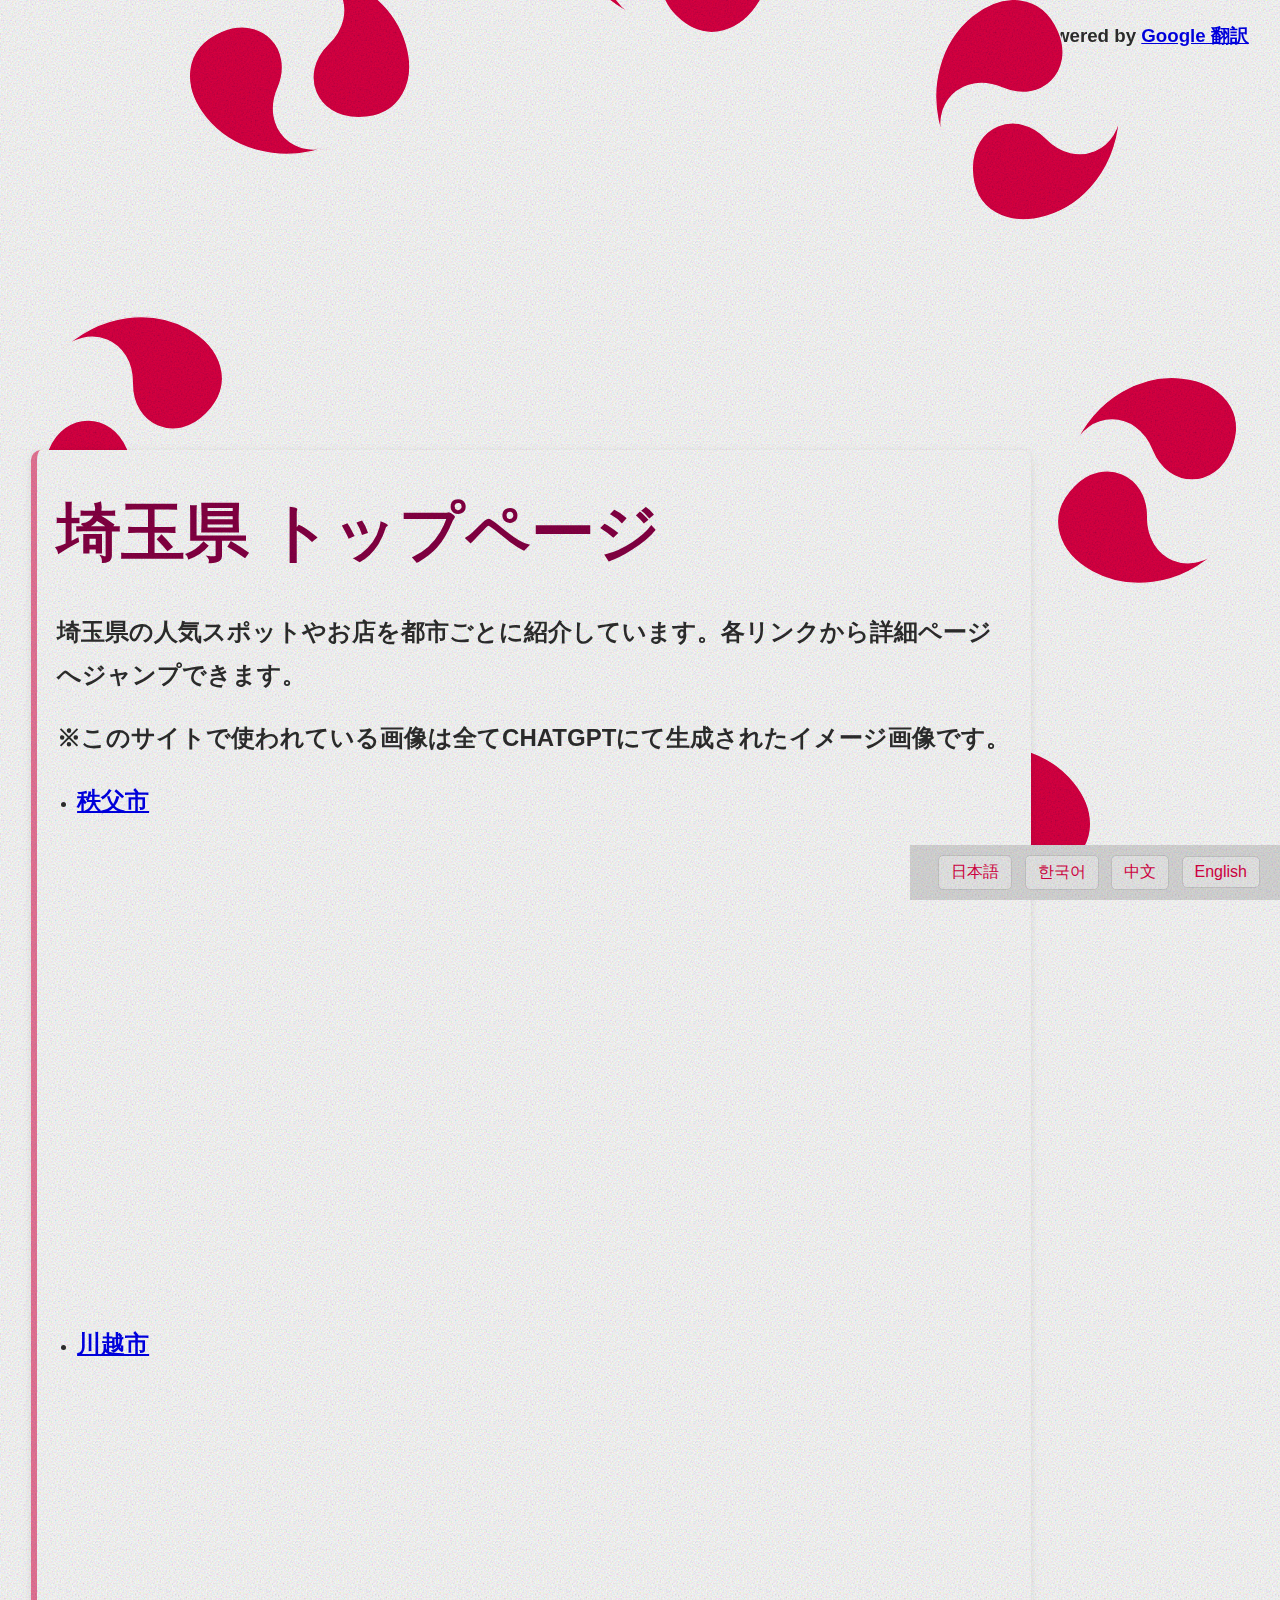
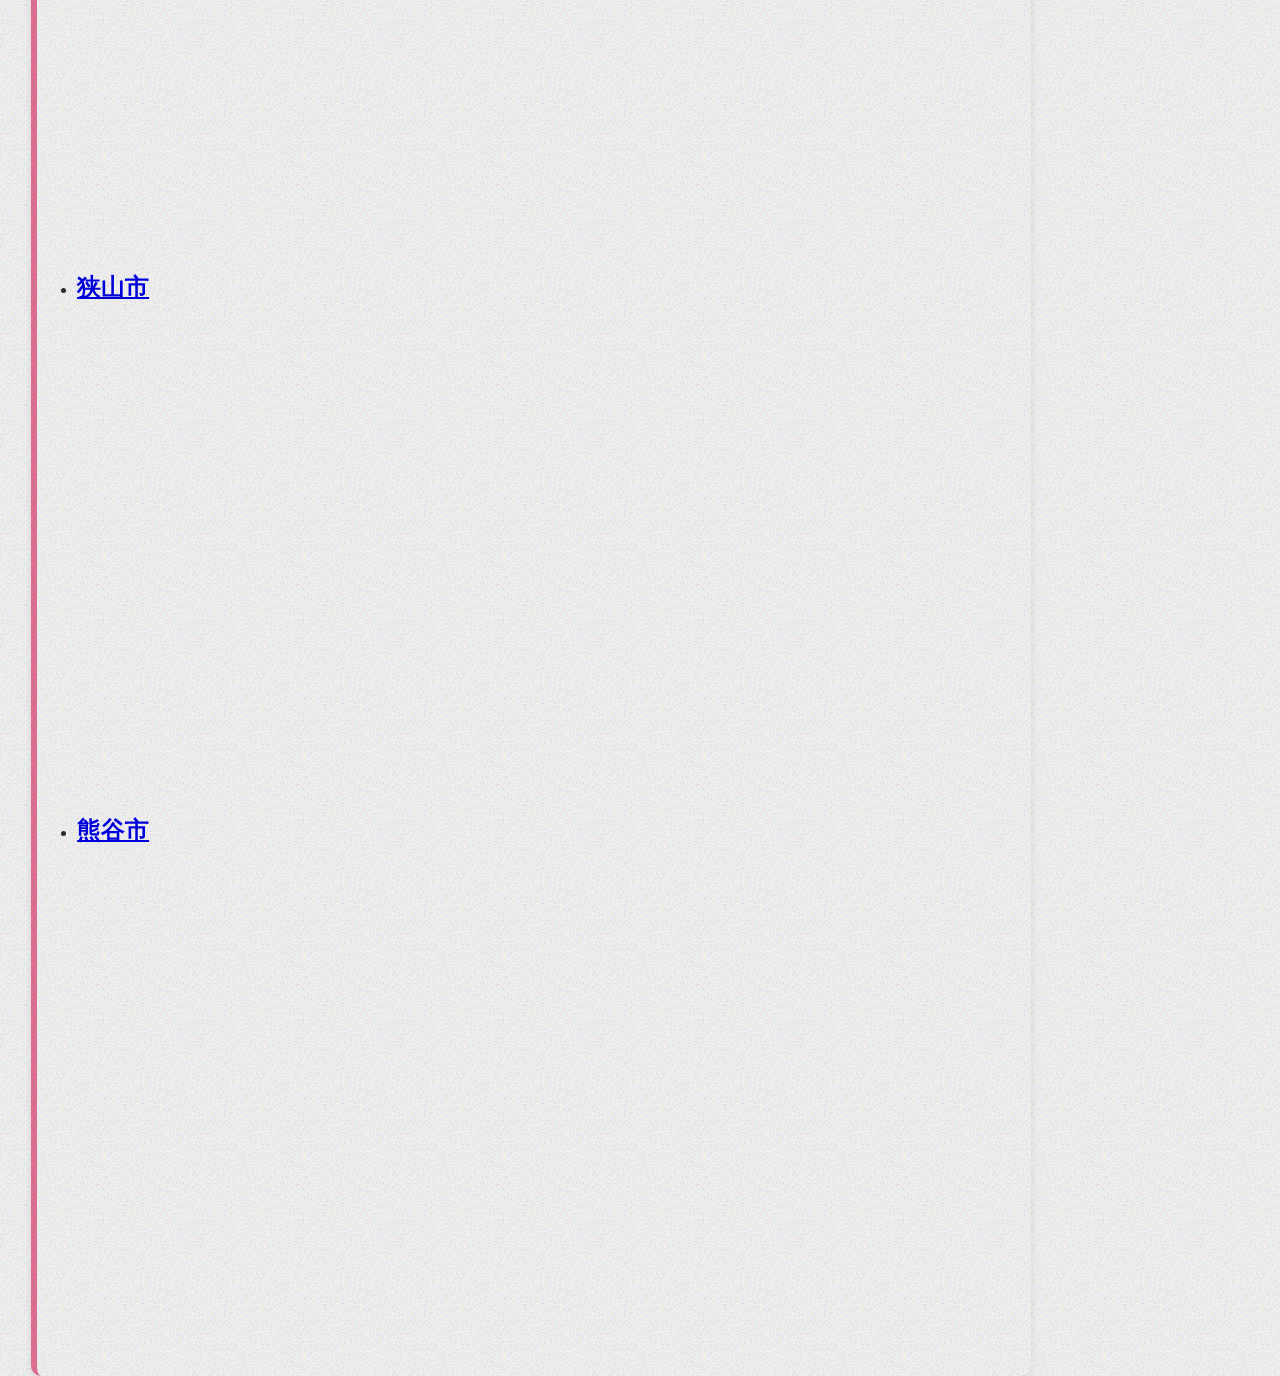
<file: index.html>
<!DOCTYPE html>
<html lang="ja">
<head>
  <meta charset="UTF-8">
  <title>埼玉県紹介ページ</title>
  <link rel="stylesheet" href="style.css">
</head>
<body>
  <div class="lang-buttons">
    <button onclick="translateTo('ja')">日本語</button>
    <button onclick="translateTo('ko')">한국어</button>
    <button onclick="translateTo('zh-CN')">中文</button>
    <button onclick="translateTo('en')">English</button>
</div>

  <main>
    <section id="top" class="spot">
      <div class="spot-title">
        <h1>埼玉県 トップページ</h1>
      </div>
      <h2>埼玉県の人気スポットやお店を都市ごとに紹介しています。各リンクから詳細ページへジャンプできます。</h2>
      <h2>※このサイトで使われている画像は全てCHATGPTにて生成されたイメージ画像です。</h2>

<ul class="spot-list">
  <li>
    <a href="秩父市/chichibu_copy.html"><h2>秩父市</h2></a>
    <iframe
      src="https://www.google.com/maps/embed?pb=!1m18!1m12!1m3!1d3239.392593702607!2d139.08560741526186!3d35.991508980119084!2m3!1f0!2f0!3f0!3m2!1i1024!2i768!4f13.1!3m3!1m2!1s0x6018e1c63f6b2a43%3A0x1d44a50b9f80709d!2z5pel5pys5biC!5e0!3m2!1sja!2sjp!4v1693562880000!5m2!1sja!2sjp"
      width="600" height="450" style="border:0;" allowfullscreen="" loading="lazy">
    </iframe>
  </li>

  <li>
    <a href="川越市/toppage/川越市.html"><h2>川越市</h2></a>
    <iframe
      src="https://www.google.com/maps/embed?pb=!1m18!1m12!1m3!1d3241.512409427009!2d139.4823812152601!3d35.92500338013774!2m3!1f0!2f0!3f0!3m2!1i1024!2i768!4f13.1!3m3!1m2!1s0x6018dcd7d3c1c3b5%3A0x2e4d44e940b8c3d3!2z5bed5Y-j5biC!5e0!3m2!1sja!2sjp!4v1693562900000!5m2!1sja!2sjp"
      width="600" height="450" style="border:0;" allowfullscreen="" loading="lazy">
    </iframe>
  </li>

  <li>
    <a href="GUAN WENYUE/峡山茶.html"><h2>狭山市</h2></a>
    <iframe
      src="https://www.google.com/maps/embed?pb=!1m18!1m12!1m3!1d3241.1503091230644!2d139.41370881526052!3d35.93487658013534!2m3!1f0!2f0!3f0!3m2!1i1024!2i768!4f13.1!3m3!1m2!1s0x6018d40e8a4768ad%3A0x7c70b8575b7cfc1c!2z5bO25bGx5biC!5e0!3m2!1sja!2sjp!4v1693562920000!5m2!1sja!2sjp"
      width="600" height="450" style="border:0;" allowfullscreen="" loading="lazy">
    </iframe>
  </li>

  <li>
    <a href="熊谷/kumagaya.html"><h2>熊谷市</h2></a>
    <iframe
      src="https://www.google.com/maps/embed?pb=!1m18!1m12!1m3!1d3236.123618258317!2d139.38875161526462!3d36.14728368009665!2m3!1f0!2f0!3f0!3m2!1i1024!2i768!4f13.1!3m3!1m2!1s0x6018db1ee9b7122d%3A0x9d4020f994a1a4d5!2z6bOl5bmz5biC!5e0!3m2!1sja!2sjp!4v1693562940000!5m2!1sja!2sjp"
      width="600" height="450" style="border:0;" allowfullscreen="" loading="lazy">
    </iframe>
  </li>
</ul>

    </section>
  </main>

  <svg id="mgtm-svg" viewBox="0 0 200 100">
    <defs>
      <path id="mgtm-path" d="M 12.5 0
            c 5 -12.5 -17.5 -17.5 -25 0
            c 2.5 -6.25 10 -6.25 12.5 0
            c 2.5 6.25 10 6.25 12.5 0 Z" fill="#d04" stroke="white" stroke-width="0.2px" />
    </defs>
    <g id="mgtm-rotator">
      <g id="mgtm-group" transform="translate(100,50)"></g>
    </g>
  </svg>

  <script>
    const rotator = document.getElementById('mgtm-rotator');
    const o = document.getElementById('mgtm-group');
    const radius = 80;

    for (let i = 0; i < 16; i++) {
      let pair = (i % 2 === 1);
      const angle = i * 360 / 16 - pair * 15;
      const rad = angle * (Math.PI / 180);
      const x = radius * Math.cos(rad);
      const y = radius * Math.sin(rad);
      let transform = `translate(${x}, ${y}) rotate(${angle + pair * 15}) rotate(${pair * 180})`;

      const use = document.createElementNS('http://www.w3.org/2000/svg', 'use');
      use.setAttributeNS('http://www.w3.org/1999/xlink', 'href', '#mgtm-path');
      use.setAttribute('transform', transform);
      o.appendChild(use);
    }

    let lastScrollY = window.scrollY;
    let rotation = 0;
    window.addEventListener('scroll', () => {
      const delta = window.scrollY - lastScrollY;
      rotation -= delta * 0.05;
      rotator.style.transform = `rotate(${rotation}deg)`;
      lastScrollY = window.scrollY;
    });
  </script>

  <div id="google_translate_element" style="display: none;"></div>

  <script type="text/javascript">
    function googleTranslateElementInit() {
      new google.translate.TranslateElement({
        pageLanguage: 'ja',
        includedLanguages: 'ja,ko,zh-CN,en'
      }, 'google_translate_element');
    }
    function translateTo(lang) {
      const select = document.querySelector("select.goog-te-combo");
      if (select) {
        select.value = lang;
        select.dispatchEvent(new Event("change"));
      }
    }
  </script>
  <script src="//translate.google.com/translate_a/element.js?cb=googleTranslateElementInit"></script>
  <footer>
  <h3>Powered by <a href="https://translate.google.com/" target="_blank">Google 翻訳</a></h3>
</footer>
</body>
</html>
</file>
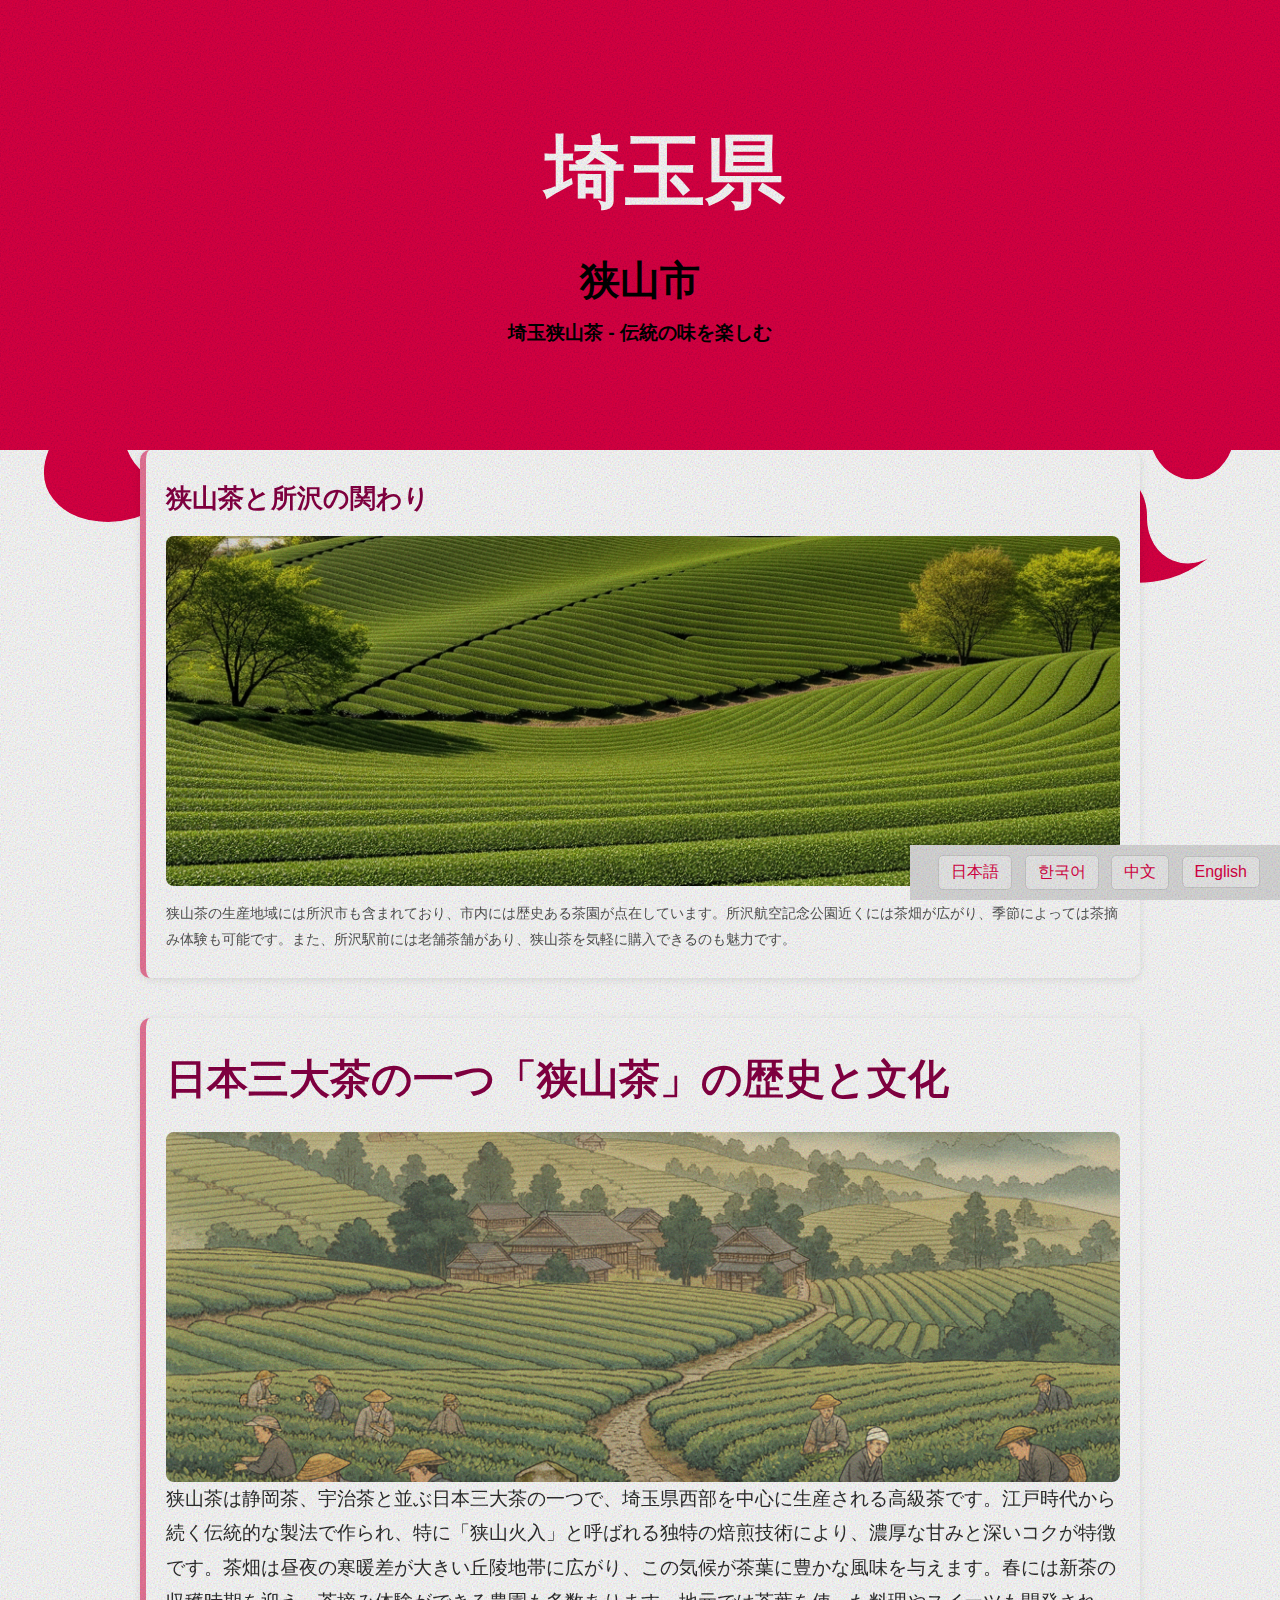
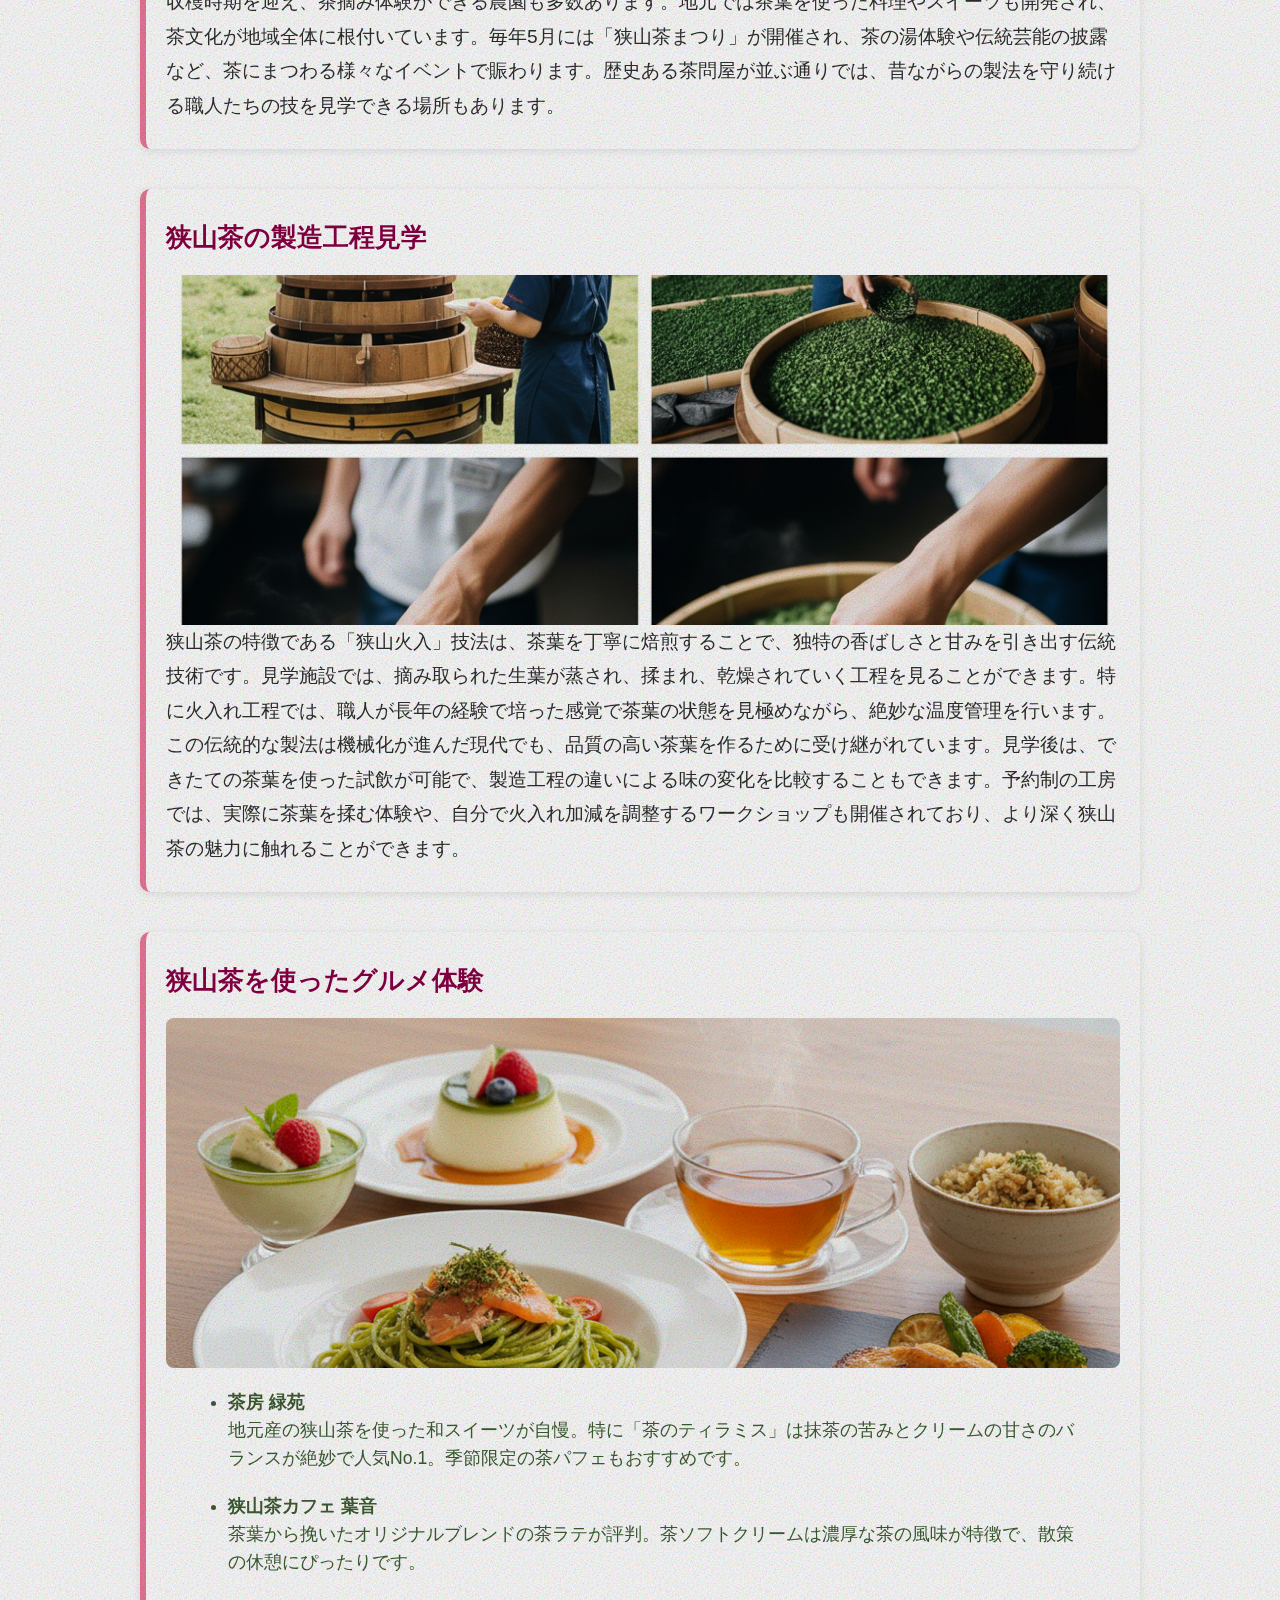
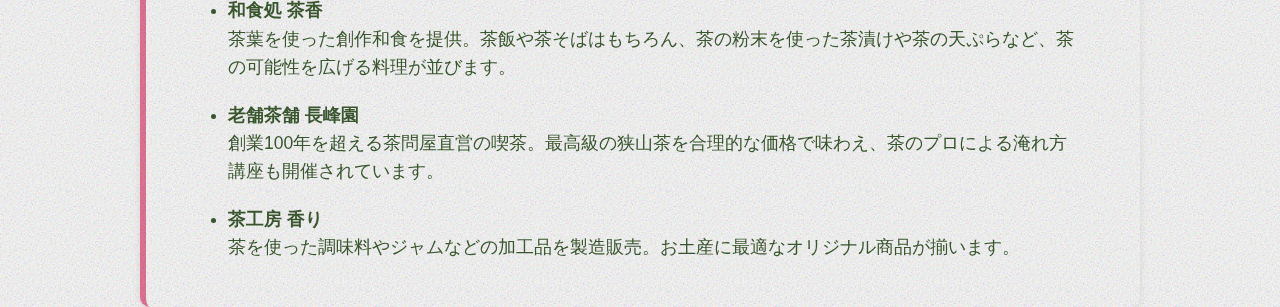
<file: GUAN WENYUE/峡山茶.html>
<!DOCTYPE html>
<html lang="ja">
<head>
  <meta charset="UTF-8" />
  <title>埼玉狭山茶 - 伝統の味を楽しむ</title>
  <link rel="stylesheet" href="style.css" />
</head>

<body>
  <!-- ヘッダーセクション -->
  <nav id="navbar">
    <div class="logo">埼玉県</div>
    <div class="title">
      <h1>狭山市</h1>
      <p>埼玉狭山茶 - 伝統の味を楽しむ</p>
    </div>
  </nav>

  <!-- 言語選択ボタン -->
  <div class="lang-buttons">
    <button onclick="translateTo('ja')" class="notranslate">日本語</button>
    <button onclick="translateTo('ko')" class="notranslate">한국어</button>
    <button onclick="translateTo('zh-CN')" class="notranslate">中文</button>
    <button onclick="translateTo('en')" class="notranslate">English</button>
  </div>

  <!-- メインコンテンツ -->
  <main>
    <!-- スポット1: 狭山茶と所沢の関わり -->
    <section class="spot">
      <div class="spot-title">狭山茶と所沢の関わり</div>
      <!-- 茶畑の画像 - 統一サイズ: 幅800px, 高さ450px -->
      <img class="spot-image" src="所沢の茶畑.png" alt="所沢の茶畑" width="800" height="450" style="max-width:100%;height:auto;display:block;margin:0 auto;" />
      <p style="font-size: 0.9em; margin-top: 15px; color: #555;">
        狭山茶の生産地域には所沢市も含まれており、市内には歴史ある茶園が点在しています。所沢航空記念公園近くには茶畑が広がり、季節によっては茶摘み体験も可能です。また、所沢駅前には老舗茶舗があり、狭山茶を気軽に購入できるのも魅力です。
      </p>
    </section>

    <!-- スポット2: 日本三大茶の一つ「狭山茶」の歴史と文化 -->
    <section class="spot">
      <div class="spot-title"><h2>日本三大茶の一つ「狭山茶」の歴史と文化</h2></div>
      <!-- 峡山茶発源地の画像 - 統一サイズ: 幅800px, 高さ450px -->
      <img class="spot-image" src="峡山茶发源地.png" alt="峡山茶发源地" width="800" height="450" style="max-width:100%;height:auto;display:block;margin:0 auto;" />
      <p>
        狭山茶は静岡茶、宇治茶と並ぶ日本三大茶の一つで、埼玉県西部を中心に生産される高級茶です。江戸時代から続く伝統的な製法で作られ、特に「狭山火入」と呼ばれる独特の焙煎技術により、濃厚な甘みと深いコクが特徴です。茶畑は昼夜の寒暖差が大きい丘陵地帯に広がり、この気候が茶葉に豊かな風味を与えます。春には新茶の収穫時期を迎え、茶摘み体験ができる農園も多数あります。地元では茶葉を使った料理やスイーツも開発され、茶文化が地域全体に根付いています。毎年5月には「狭山茶まつり」が開催され、茶の湯体験や伝統芸能の披露など、茶にまつわる様々なイベントで賑わります。歴史ある茶問屋が並ぶ通りでは、昔ながらの製法を守り続ける職人たちの技を見学できる場所もあります。
      </p>
    </section>

    <!-- スポット3: 狭山茶の製造工程見学 -->
    <section class="spot">
      <div class="spot-title">狭山茶の製造工程見学</div>
      <!-- 製造工程の画像 - 統一サイズ: 幅800px, 高さ450px -->
      <img class="spot-image" src="狭山茶の製造工程.png" alt="狭山茶の製造工程" width="800" height="450" style="max-width:100%;height:auto;display:block;margin:0 auto;" />
      <p>
        狭山茶の特徴である「狭山火入」技法は、茶葉を丁寧に焙煎することで、独特の香ばしさと甘みを引き出す伝統技術です。見学施設では、摘み取られた生葉が蒸され、揉まれ、乾燥されていく工程を見ることができます。特に火入れ工程では、職人が長年の経験で培った感覚で茶葉の状態を見極めながら、絶妙な温度管理を行います。この伝統的な製法は機械化が進んだ現代でも、品質の高い茶葉を作るために受け継がれています。見学後は、できたての茶葉を使った試飲が可能で、製造工程の違いによる味の変化を比較することもできます。予約制の工房では、実際に茶葉を揉む体験や、自分で火入れ加減を調整するワークショップも開催されており、より深く狭山茶の魅力に触れることができます。
      </p>
    </section>

    <!-- スポット5: 狭山茶を使ったグルメ体験 -->
    <section class="spot">
      <div class="spot-title">狭山茶を使ったグルメ体験</div>
      <!-- 茶料理の画像 - 統一サイズ: 幅800px, 高さ450px -->
      <img class="spot-image" src="茶料理の数々.png" alt="茶料理の数々" width="800" height="450" style="max-width:100%;height:auto;display:block;margin:0 auto;" />
      <!-- グルメスポットのリスト -->
      <ul style="text-align: left; max-width: 850px; margin: 20px auto; font-size: 1.1em; color: #3e5d32; line-height: 1.6;">
        <li><strong>茶房 緑苑</strong><br>
          地元産の狭山茶を使った和スイーツが自慢。特に「茶のティラミス」は抹茶の苦みとクリームの甘さのバランスが絶妙で人気No.1。季節限定の茶パフェもおすすめです。
        </li>
        <li><strong>狭山茶カフェ 葉音</strong><br>
          茶葉から挽いたオリジナルブレンドの茶ラテが評判。茶ソフトクリームは濃厚な茶の風味が特徴で、散策の休憩にぴったりです。
        </li>
        <li><strong>和食処 茶香</strong><br>
          茶葉を使った創作和食を提供。茶飯や茶そばはもちろん、茶の粉末を使った茶漬けや茶の天ぷらなど、茶の可能性を広げる料理が並びます。
        </li>
        <li><strong>老舗茶舗 長峰園</strong><br>
          創業100年を超える茶問屋直営の喫茶。最高級の狭山茶を合理的な価格で味わえ、茶のプロによる淹れ方講座も開催されています。
        </li>
        <li><strong>茶工房 香り</strong><br>
          茶を使った調味料やジャムなどの加工品を製造販売。お土産に最適なオリジナル商品が揃います。
        </li>
      </ul>
    </section>
  </main>

  <!-- サイドバーナビゲーション -->

  <!-- Google翻訳要素 (非表示) -->
  <div id="google_translate_element" style="display:none;"></div>

  <!-- 翻訳機能のスクリプト -->
  <script>
    // Google翻訳の初期化関数
    function googleTranslateElementInit() {
      new google.translate.TranslateElement(
        {
          pageLanguage: "ja", // ページのデフォルト言語: 日本語
          includedLanguages: "ja,ko,zh-CN,en", // 対応言語: 日本語、韓国語、中国語、英語
        },
        "google_translate_element" // 翻訳要素のID
      );
    }

    // 言語選択ボタン用の翻訳関数
    function translateTo(lang) {
      const select = document.querySelector("select.goog-te-combo");
      if (select) {
        select.value = lang; // 選択された言語に設定
        select.dispatchEvent(new Event("change")); // 変更イベントを発火
      }
    }
  </script>

  <!-- Google翻訳APIのスクリプト -->
  <script src="//translate.google.com/translate_a/element.js?cb=googleTranslateElementInit"></script>

  <svg id="mgtm-svg" viewBox="0 0 200 100">
    <defs>
      <path id="mgtm-path" d="M 12.5 0
            c 5 -12.5 -17.5 -17.5 -25 0
            c 2.5 -6.25 10 -6.25 12.5 0
            c 2.5 6.25 10 6.25 12.5 0 Z" fill="#d04" stroke="white" stroke-width="0.2px" />
    </defs>
    <g id="mgtm-rotator">
      <g id="mgtm-group" transform="translate(100,50)"></g>
    </g>
  </svg>

  <script>
    const scrollSnap = 10;
    window.addEventListener('scroll', () => {
      const navbar = document.getElementById('navbar');
      if (window.scrollY > scrollSnap - 1) {
        navbar.classList.add('shrink');
      } else {
        navbar.classList.remove('shrink');
      }
    });
    //--------------------------------------------------------------------------------

    const rotator = document.getElementById('mgtm-rotator');
    const o = document.getElementById('mgtm-group');

    const radius = 80;
    for (let i = 0; i < 16; i++) {
      let pair = (i % 2 === 1);
      const angle = i * 360 / 16 - pair * 15;
      const rad = angle * (Math.PI / 180);
      const x = radius * Math.cos(rad);
      const y = radius * Math.sin(rad);
      let transform = `translate(${x}, ${y}) rotate(${angle + pair * 15}) rotate(${pair * 180})`;

      const use = document.createElementNS('http://www.w3.org/2000/svg', 'use');
      use.setAttributeNS('http://www.w3.org/1999/xlink', 'href', '#mgtm-path');
      use.setAttribute('transform', transform);
      o.appendChild(use);
    }

    let lastScrollY = window.scrollY;
    let rotation = 0;

    window.addEventListener('scroll', () => {
      const delta = window.scrollY - lastScrollY;
      rotation -= delta * 0.05;
      rotator.style.transform = `rotate(${rotation}deg)`;
      lastScrollY = window.scrollY;
    });
  </script>
  <div id="google_translate_element" style="display: none;"></div>

</body>
</html>
</file>
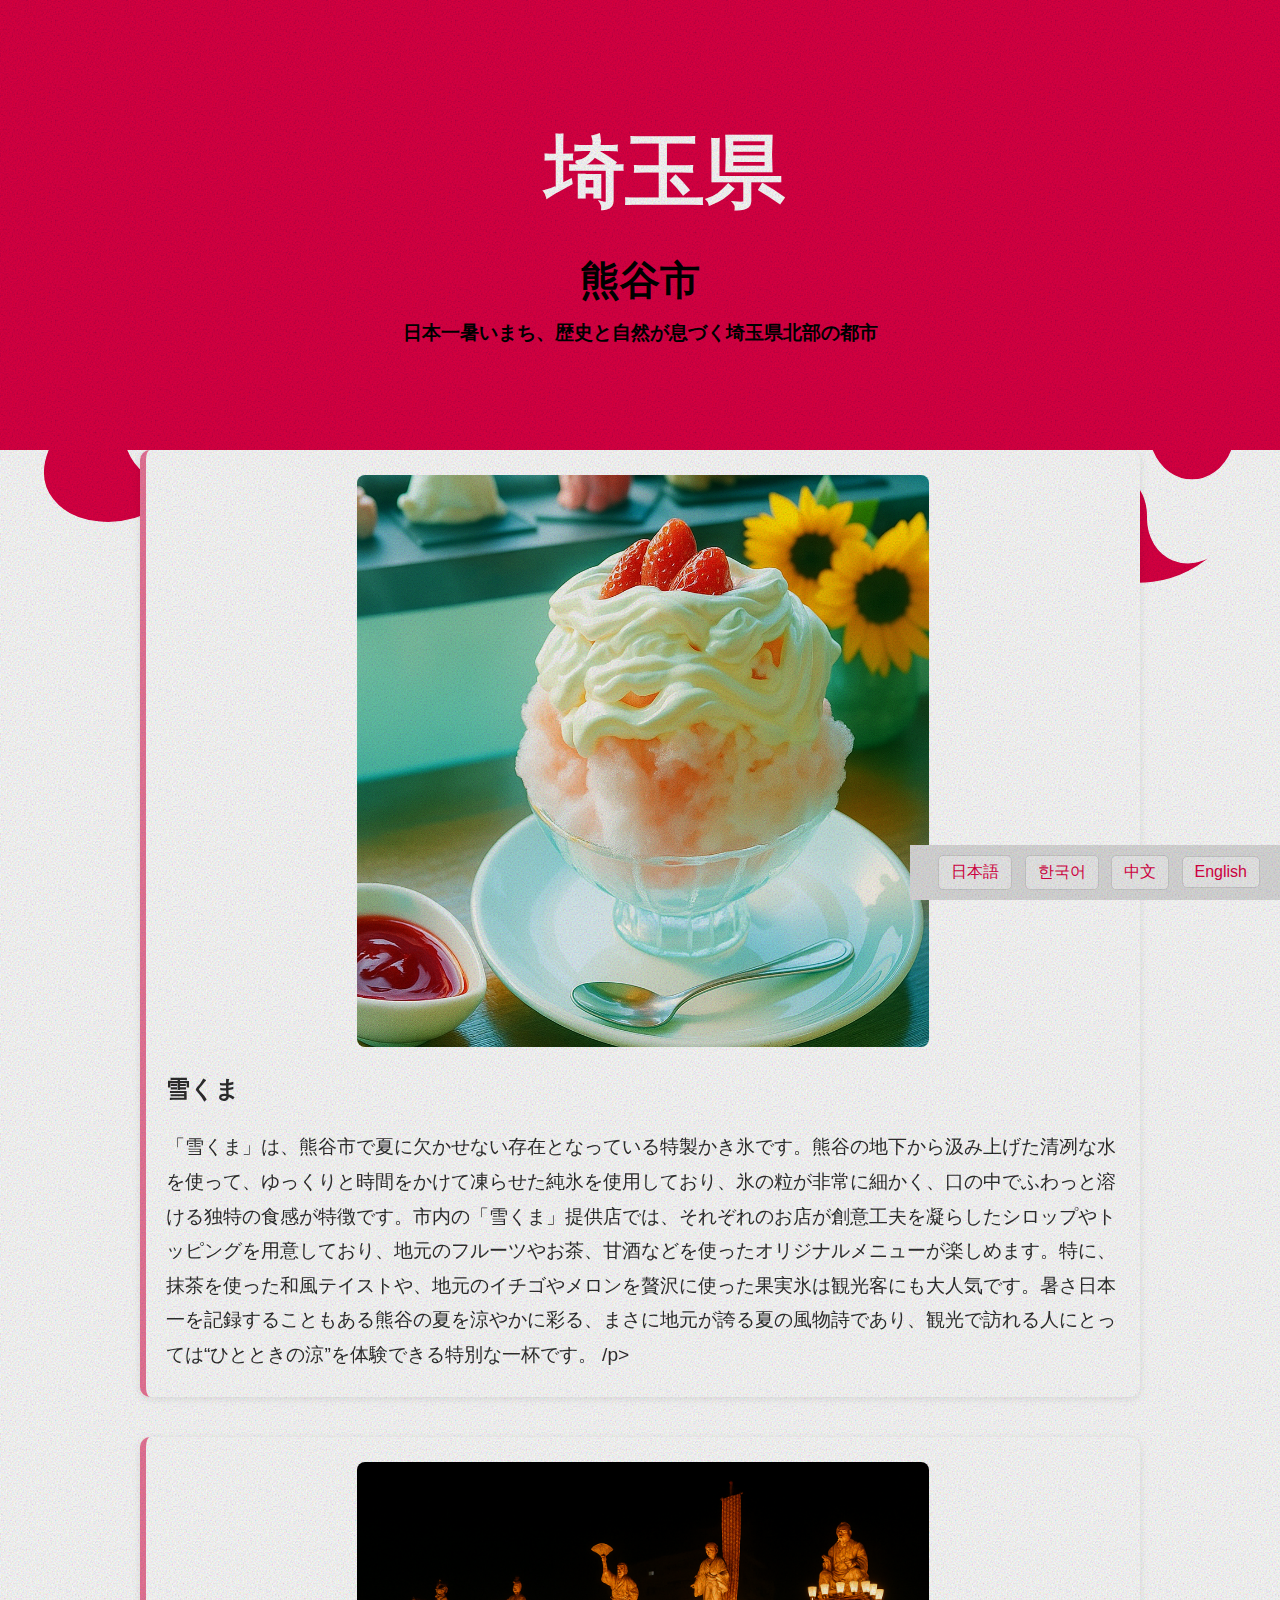
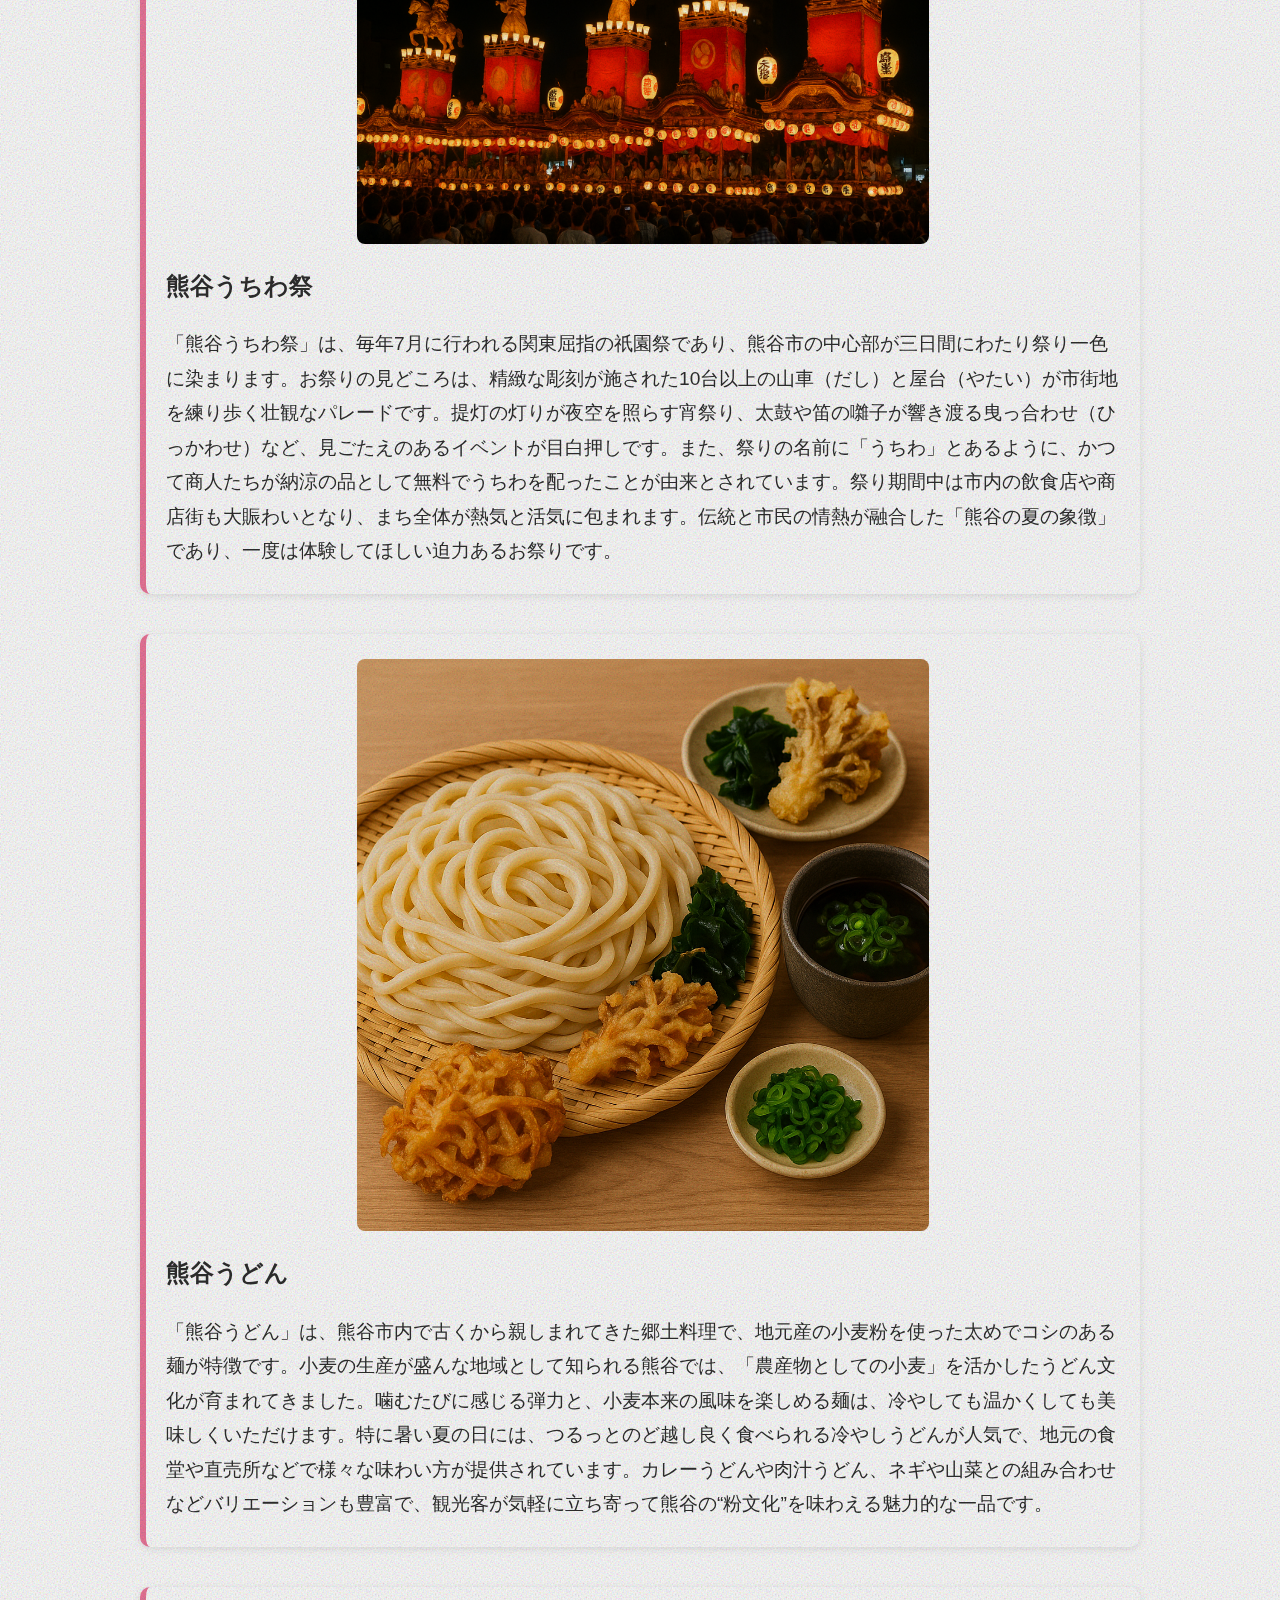
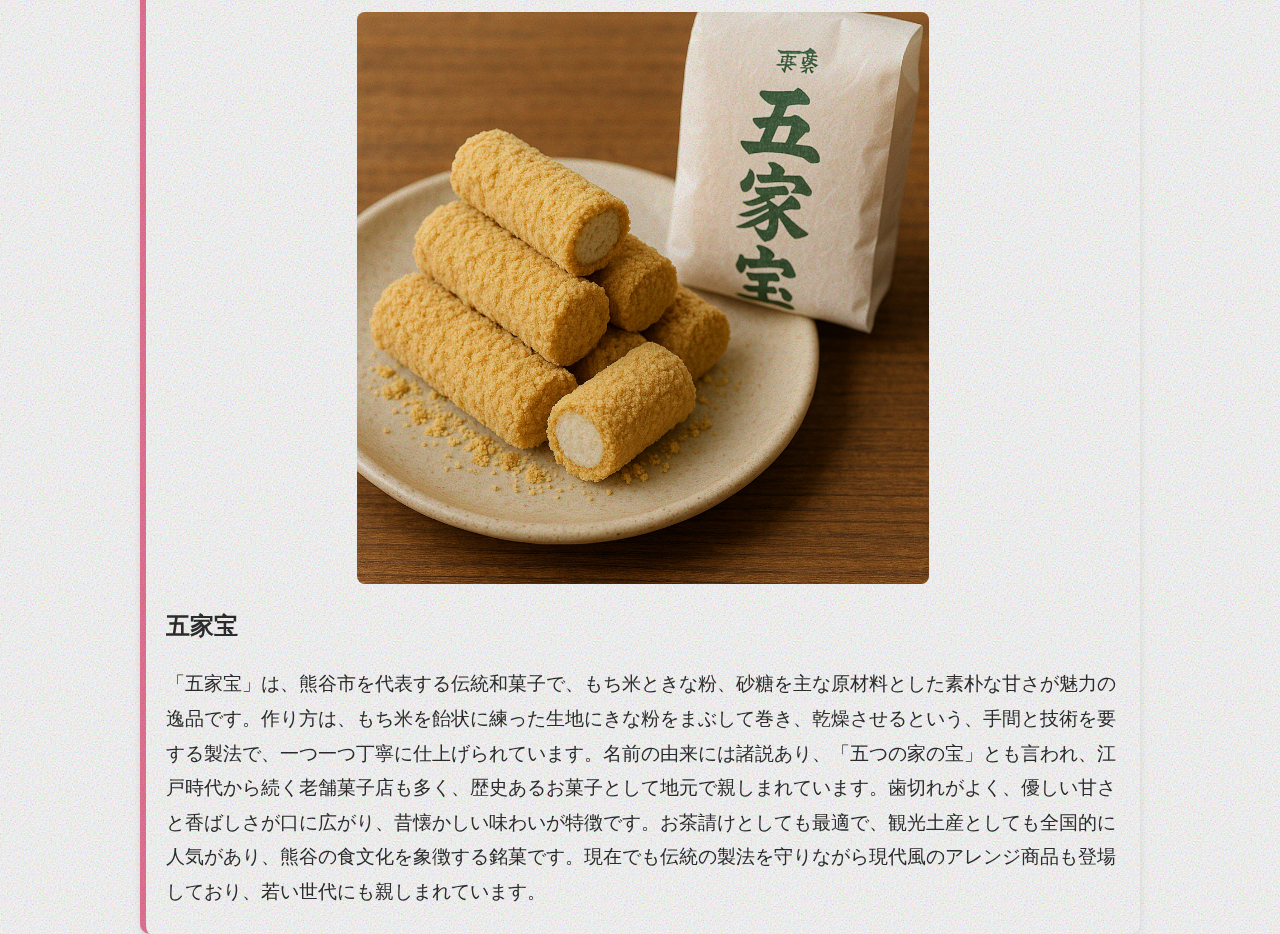
<file: 熊谷/kumagaya.html>
<!DOCTYPE html>
<html lang="ja">

<head>
  <meta charset="UTF-8" />
  <title>熊谷市の名物紹介</title>
  <link rel="stylesheet" href="style.css" />
</head>

<body>
  <nav id="navbar">
    <div class="logo">埼玉県</div>
    <div class="title">
      <h1>熊谷市</h1>
      <p>日本一暑いまち、歴史と自然が息づく埼玉県北部の都市</p>

    </div>
  </nav>

  <div id="google_translate_element"></div>

  <div class="lang-buttons">
    <button onclick="translateTo('ja')">日本語</button>
    <button onclick="translateTo('ko')">한국어</button>
    <button onclick="translateTo('zh-CN')">中文</button>
    <button onclick="translateTo('en')">English</button>
  </div>
  <main>
    <section class="spot">
      <a href="雪くま.png">
        <img class="spot-image" src="雪くま.png" alt="雪くまの画像" />
      </a>
      <div class="spot-info">
        <h2>雪くま</h2>
        <p>
          「雪くま」は、熊谷市で夏に欠かせない存在となっている特製かき氷です。熊谷の地下から汲み上げた清冽な水を使って、ゆっくりと時間をかけて凍らせた純氷を使用しており、氷の粒が非常に細かく、口の中でふわっと溶ける独特の食感が特徴です。市内の「雪くま」提供店では、それぞれのお店が創意工夫を凝らしたシロップやトッピングを用意しており、地元のフルーツやお茶、甘酒などを使ったオリジナルメニューが楽しめます。特に、抹茶を使った和風テイストや、地元のイチゴやメロンを贅沢に使った果実氷は観光客にも大人気です。暑さ日本一を記録することもある熊谷の夏を涼やかに彩る、まさに地元が誇る夏の風物詩であり、観光で訪れる人にとっては“ひとときの涼”を体験できる特別な一杯です。
        /p>

      </div>
    </section>

    <section class="spot">
      <a href="熊谷うちわ祭.png">
        <img class="spot-image" src="熊谷うちわ祭.png" alt="熊谷うちわ祭の画像" />
      </a>
      <div class="spot-info">
        <h2>熊谷うちわ祭</h2>
        <p>
          「熊谷うちわ祭」は、毎年7月に行われる関東屈指の祇園祭であり、熊谷市の中心部が三日間にわたり祭り一色に染まります。お祭りの見どころは、精緻な彫刻が施された10台以上の山車（だし）と屋台（やたい）が市街地を練り歩く壮観なパレードです。提灯の灯りが夜空を照らす宵祭り、太鼓や笛の囃子が響き渡る曳っ合わせ（ひっかわせ）など、見ごたえのあるイベントが目白押しです。また、祭りの名前に「うちわ」とあるように、かつて商人たちが納涼の品として無料でうちわを配ったことが由来とされています。祭り期間中は市内の飲食店や商店街も大賑わいとなり、まち全体が熱気と活気に包まれます。伝統と市民の情熱が融合した「熊谷の夏の象徴」であり、一度は体験してほしい迫力あるお祭りです。
        </p>
      </div>
    </section>

    <section class="spot">
      <a href="熊谷うどん.png">
        <img class="spot-image" src="熊谷うどん.png" alt="熊谷うどん" />
      </a>
      <div class="spot-info">
        <h2>熊谷うどん</h2>
        <p>
          「熊谷うどん」は、熊谷市内で古くから親しまれてきた郷土料理で、地元産の小麦粉を使った太めでコシのある麺が特徴です。小麦の生産が盛んな地域として知られる熊谷では、「農産物としての小麦」を活かしたうどん文化が育まれてきました。噛むたびに感じる弾力と、小麦本来の風味を楽しめる麺は、冷やしても温かくしても美味しくいただけます。特に暑い夏の日には、つるっとのど越し良く食べられる冷やしうどんが人気で、地元の食堂や直売所などで様々な味わい方が提供されています。カレーうどんや肉汁うどん、ネギや山菜との組み合わせなどバリエーションも豊富で、観光客が気軽に立ち寄って熊谷の“粉文化”を味わえる魅力的な一品です。
        </p>
      </div>
    </section>

    <section class="spot">
      <a href="五家宝.png">
        <img class="spot-image" src="五家宝.png" alt="五家宝" />
      </a>
      <div class="spot-info">
        <h2>五家宝</h2>
        <p>
          「五家宝」は、熊谷市を代表する伝統和菓子で、もち米ときな粉、砂糖を主な原材料とした素朴な甘さが魅力の逸品です。作り方は、もち米を飴状に練った生地にきな粉をまぶして巻き、乾燥させるという、手間と技術を要する製法で、一つ一つ丁寧に仕上げられています。名前の由来には諸説あり、「五つの家の宝」とも言われ、江戸時代から続く老舗菓子店も多く、歴史あるお菓子として地元で親しまれています。歯切れがよく、優しい甘さと香ばしさが口に広がり、昔懐かしい味わいが特徴です。お茶請けとしても最適で、観光土産としても全国的に人気があり、熊谷の食文化を象徴する銘菓です。現在でも伝統の製法を守りながら現代風のアレンジ商品も登場しており、若い世代にも親しまれています。
        </p>
      </div>
    </section>
  </main>
  <svg id="mgtm-svg" viewBox="0 0 200 100">
    <defs>
      <path id="mgtm-path" d="M 12.5 0
            c 5 -12.5 -17.5 -17.5 -25 0
            c 2.5 -6.25 10 -6.25 12.5 0
            c 2.5 6.25 10 6.25 12.5 0 Z" fill="#d04" stroke="white" stroke-width="0.2px" />
    </defs>
    <g id="mgtm-rotator">
      <g id="mgtm-group" transform="translate(100,50)"></g>
    </g>
  </svg>

  <script>
    const scrollSnap = 10;
    window.addEventListener('scroll', () => {
      const navbar = document.getElementById('navbar');
      if (window.scrollY > scrollSnap - 1) {
        navbar.classList.add('shrink');
      } else {
        navbar.classList.remove('shrink');
      }
    });
    //--------------------------------------------------------------------------------

    const rotator = document.getElementById('mgtm-rotator');
    const o = document.getElementById('mgtm-group');

    const radius = 80;
    for (let i = 0; i < 16; i++) {
      let pair = (i % 2 === 1);
      const angle = i * 360 / 16 - pair * 15;
      const rad = angle * (Math.PI / 180);
      const x = radius * Math.cos(rad);
      const y = radius * Math.sin(rad);
      let transform = `translate(${x}, ${y}) rotate(${angle + pair * 15}) rotate(${pair * 180})`;

      const use = document.createElementNS('http://www.w3.org/2000/svg', 'use');
      use.setAttributeNS('http://www.w3.org/1999/xlink', 'href', '#mgtm-path');
      use.setAttribute('transform', transform);
      o.appendChild(use);
    }

    let lastScrollY = window.scrollY;
    let rotation = 0;

    window.addEventListener('scroll', () => {
      const delta = window.scrollY - lastScrollY;
      rotation -= delta * 0.05;
      rotator.style.transform = `rotate(${rotation}deg)`;
      lastScrollY = window.scrollY;
    });
  </script>
  <div id="google_translate_element" style="display: none;"></div>

  <script type="text/javascript">
    function googleTranslateElementInit() {
      new google.translate.TranslateElement({
        pageLanguage: 'ja',
        includedLanguages: 'ja,ko,zh-CN,en'
      }, 'google_translate_element');
    }
    function translateTo(lang) {
      const select = document.querySelector("select.goog-te-combo");
      if (select) {
        select.value = lang;
        select.dispatchEvent(new Event("change"));
      }
    }
  </script>
  <script src="//translate.google.com/translate_a/element.js?cb=googleTranslateElementInit"></script>
</body>

</html>
</file>
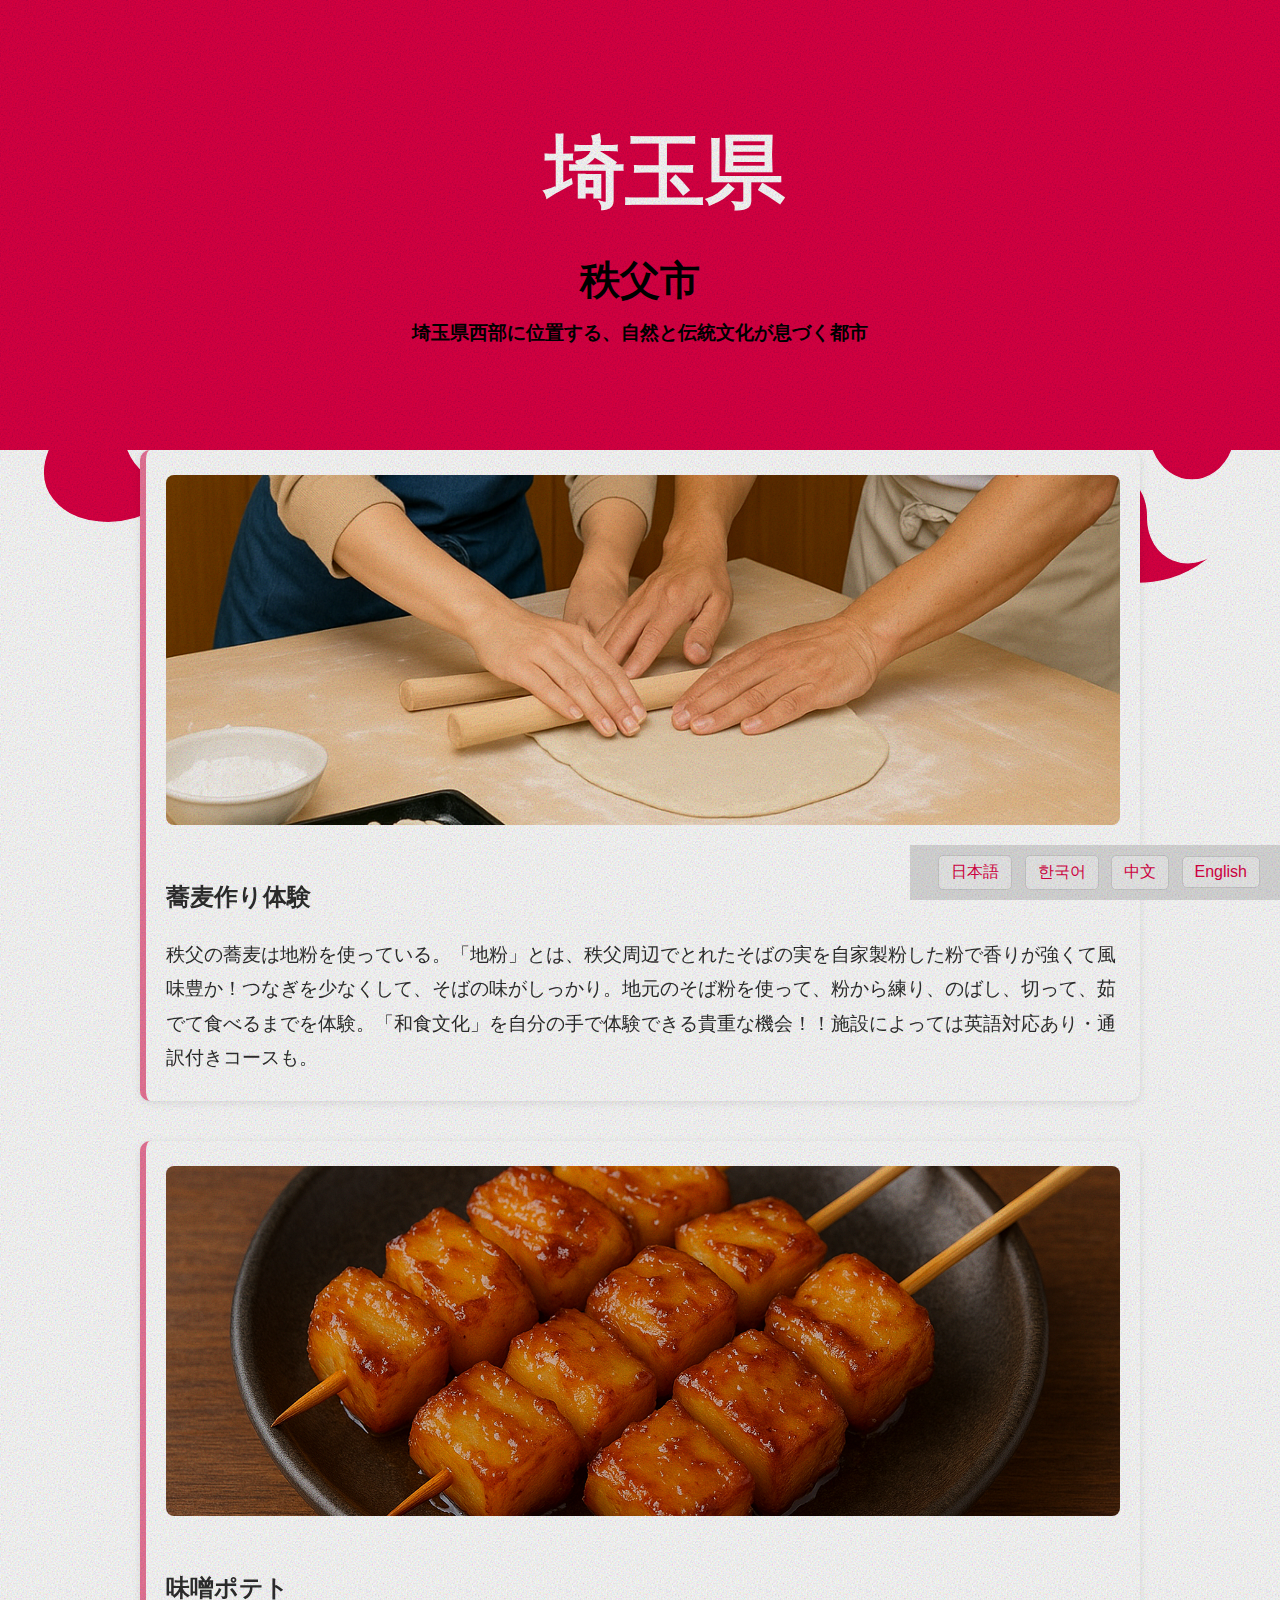
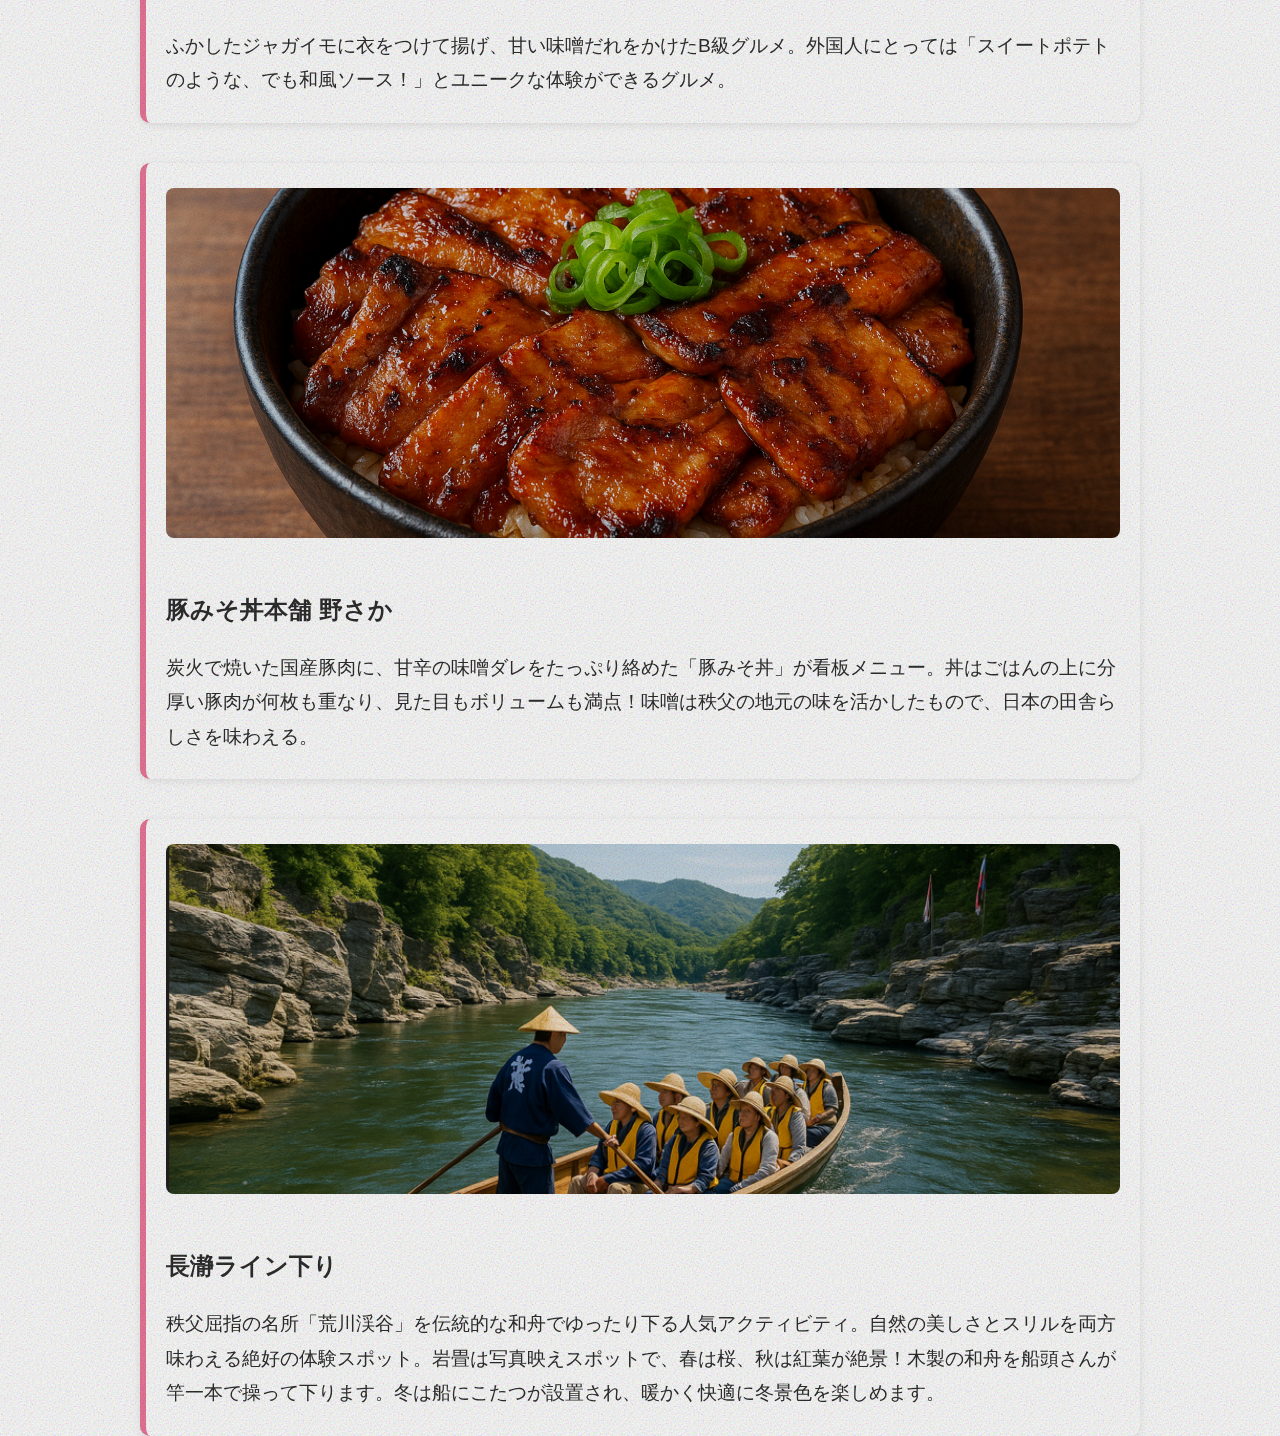
<file: 秩父市/chichibu_copy.html>
<!DOCTYPE html>
<html lang="ja">

<head>
  <meta charset="UTF-8" />
  <title>秩父市の名物紹介</title>
  <link rel="stylesheet" href="style.css" />
</head>

<body>
  <nav id="navbar">
    <div class="logo">埼玉県</div>
    <div class="title">
      <h1>秩父市</h1>
      <p>埼玉県西部に位置する、自然と伝統文化が息づく都市</p>
    </div>

  </nav>

  <div id="google_translate_element"></div>

  <div class="lang-buttons">
    <button onclick="translateTo('ja')">日本語</button>
    <button onclick="translateTo('ko')">한국어</button>
    <button onclick="translateTo('zh-CN')">中文</button>
    <button onclick="translateTo('en')">English</button>
  </div>

  <main>
    <section class="spot">
      <img class="spot-image" src="蕎麦作り体験.png" alt="蕎麦作り体験" />
      <div class="spot-info">
        <h2>蕎麦作り体験</h2>
        <p>
          秩父の蕎麦は地粉を使っている。「地粉」とは、秩父周辺でとれたそばの実を自家製粉した粉で香りが強くて風味豊か！つなぎを少なくして、そばの味がしっかり。地元のそば粉を使って、粉から練り、のばし、切って、茹でて食べるまでを体験。「和食文化」を自分の手で体験できる貴重な機会！！施設によっては英語対応あり・通訳付きコースも。
        </p>
      </div>
    </section>

    <section class="spot">
      <a href="味噌ポテト.png">
        <img class="spot-image" src="味噌ポテト.png" alt="味噌ポテトの画像" />
      </a>
      <div class="spot-info">
        <h2>味噌ポテト</h2>
        <p>
          ふかしたジャガイモに衣をつけて揚げ、甘い味噌だれをかけたB級グルメ。外国人にとっては「スイートポテトのような、でも和風ソース！」とユニークな体験ができるグルメ。
        </p>
      </div>
    </section>

    <section class="spot">
      <a href="spot3.html">
        <img class="spot-image" src="豚みそ丼.png" alt="豚みそ丼の画像" />
      </a>
      <div class="spot-info">
        <h2>豚みそ丼本舗 野さか</h2>
        <p>
          炭火で焼いた国産豚肉に、甘辛の味噌ダレをたっぷり絡めた「豚みそ丼」が看板メニュー。丼はごはんの上に分厚い豚肉が何枚も重なり、見た目もボリュームも満点！味噌は秩父の地元の味を活かしたもので、日本の田舎らしさを味わえる。
        </p>
      </div>
    </section>

    <section class="spot">
      <a href="spot4.html"></a>
      <img class="spot-image" src="長瀞ライン下り.png" alt="長瀞ライン下りの画像" />
      <div class="spot-info">
        <h2>長瀞ライン下り</h2>
        <p>
          秩父屈指の名所「荒川渓谷」を伝統的な和舟でゆったり下る人気アクティビティ。自然の美しさとスリルを両方味わえる絶好の体験スポット。岩畳は写真映えスポットで、春は桜、秋は紅葉が絶景！木製の和舟を船頭さんが竿一本で操って下ります。冬は船にこたつが設置され、暖かく快適に冬景色を楽しめます。
        </p>
      </div>
    </section>

  </main>

  <!-- SVG animation and scripts from original -->
  <svg id="mgtm-svg" viewBox="0 0 200 100">
    <defs>
      <path id="mgtm-path" d="M 12.5 0
            c 5 -12.5 -17.5 -17.5 -25 0
            c 2.5 -6.25 10 -6.25 12.5 0
            c 2.5 6.25 10 6.25 12.5 0 Z" fill="#d04" stroke="white" stroke-width="0.2px" />
    </defs>
    <g id="mgtm-rotator">
      <g id="mgtm-group" transform="translate(100,50)"></g>
    </g>
  </svg>

  <script>
    const scrollSnap = 10;
    window.addEventListener('scroll', () => {
      const navbar = document.getElementById('navbar');
      if (window.scrollY > scrollSnap - 1) {
        navbar.classList.add('shrink');
      } else {
        navbar.classList.remove('shrink');
      }
    });

    const rotator = document.getElementById('mgtm-rotator');
    const o = document.getElementById('mgtm-group');

    const radius = 80;
    for (let i = 0; i < 16; i++) {
      let pair = (i % 2 === 1);
      const angle = i * 360 / 16 - pair * 15;
      const rad = angle * (Math.PI / 180);
      const x = radius * Math.cos(rad);
      const y = radius * Math.sin(rad);
      let transform = `translate(${x}, ${y}) rotate(${angle + pair * 15}) rotate(${pair * 180})`;

      const use = document.createElementNS('http://www.w3.org/2000/svg', 'use');
      use.setAttributeNS('http://www.w3.org/1999/xlink', 'href', '#mgtm-path');
      use.setAttribute('transform', transform);
      o.appendChild(use);
    }

    let lastScrollY = window.scrollY;
    let rotation = 0;

    window.addEventListener('scroll', () => {
      const delta = window.scrollY - lastScrollY;
      rotation -= delta * 0.05;
      rotator.style.transform = `rotate(${rotation}deg)`;
      lastScrollY = window.scrollY;
    });
  </script>

  <div id="google_translate_element" style="display: none;"></div>

  <script type="text/javascript">
    function googleTranslateElementInit() {
      new google.translate.TranslateElement({
        pageLanguage: 'ja',
        includedLanguages: 'ja,ko,zh-CN,en'
      }, 'google_translate_element');
    }
    function translateTo(lang) {
      const select = document.querySelector("select.goog-te-combo");
      if (select) {
        select.value = lang;
        select.dispatchEvent(new Event("change"));
      }
    }
  </script>
  <script src="//translate.google.com/translate_a/element.js?cb=googleTranslateElementInit"></script>
</body>

</html>
</file>
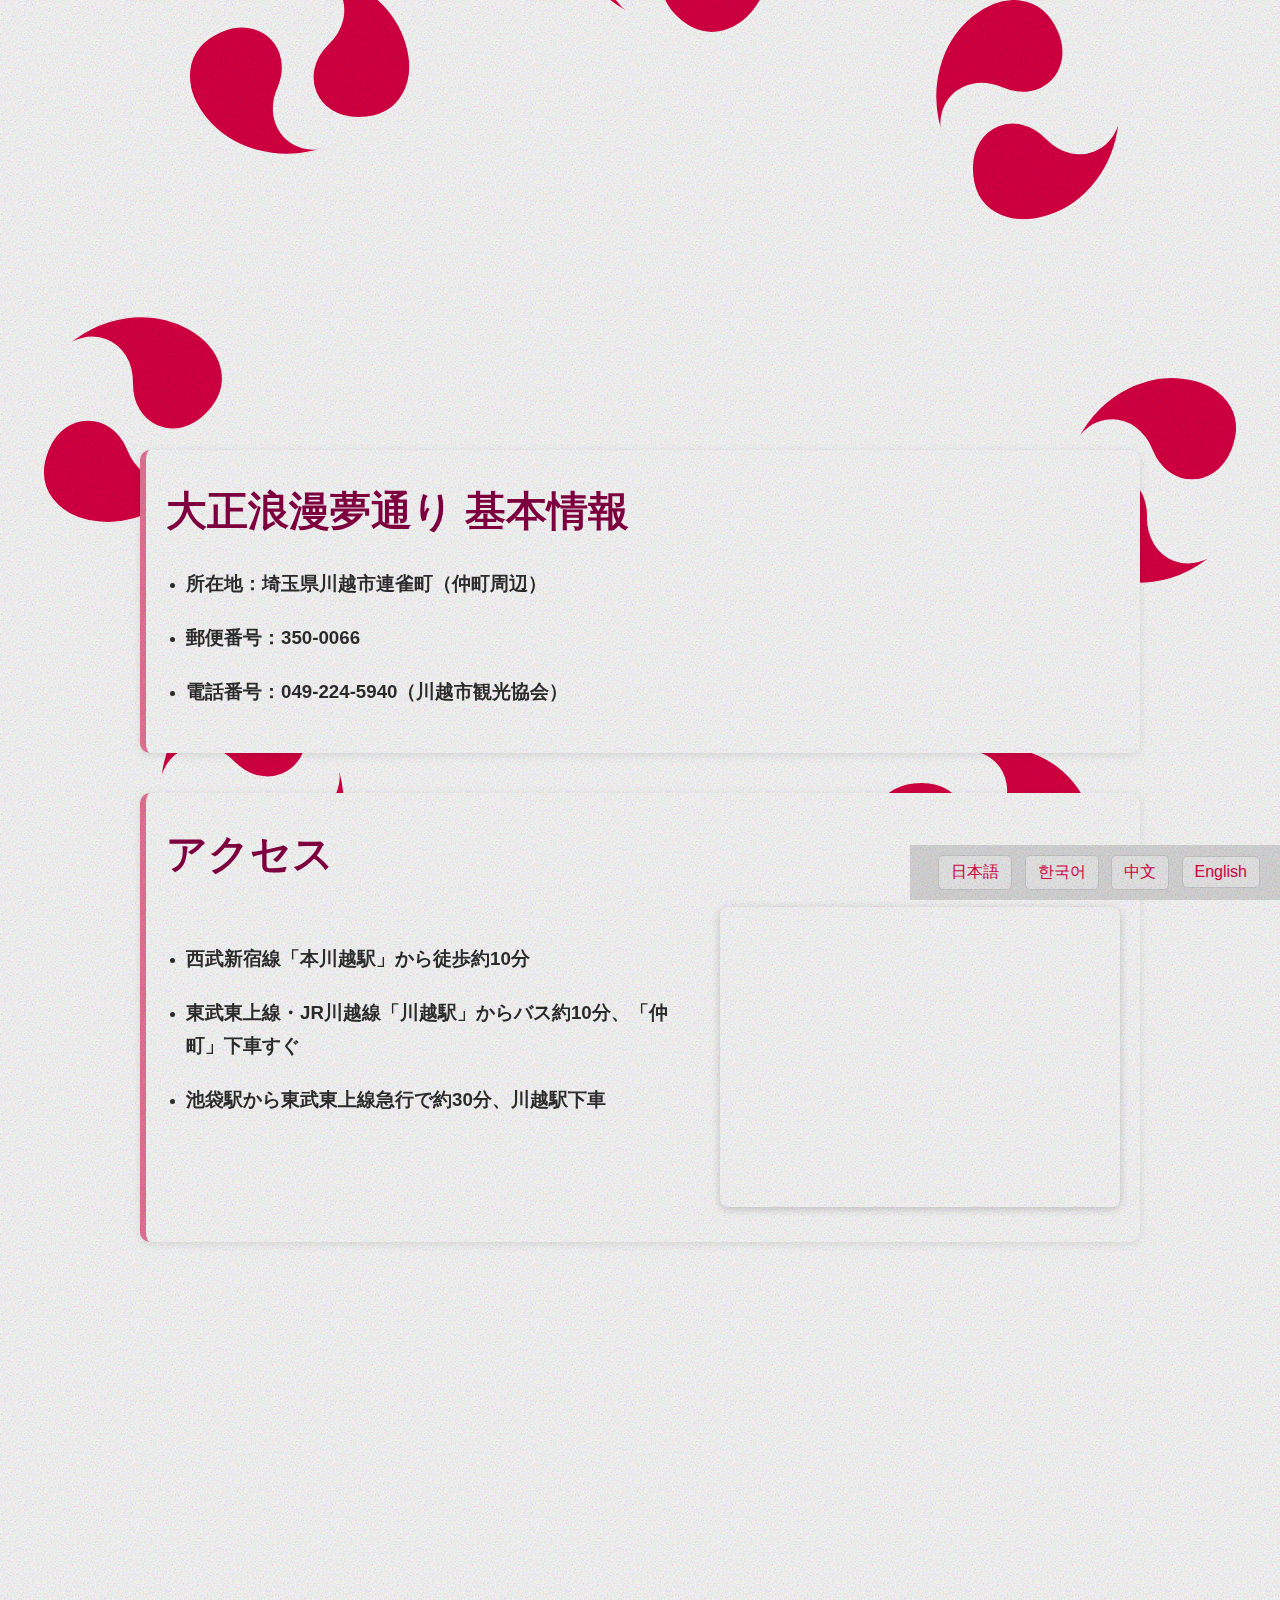
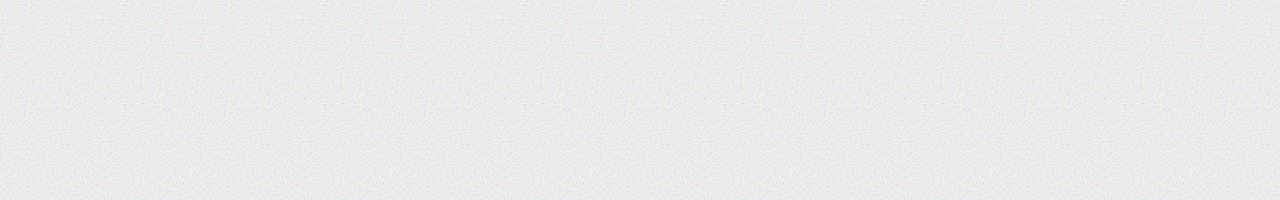
<file: 川越市/info1/info1.html>
<!DOCTYPE html>
<html lang="ja">
<head>
  <meta charset="UTF-8">
  <title>大正浪漫夢通り</title>
  <link rel="stylesheet" href="style.css">
</head>
<body>
  <!-- 言語切替ボタン -->
  <div class="lang-buttons">
    <button onclick="translateTo('ja')">日本語</button>
    <button onclick="translateTo('ko')">한국어</button>
    <button onclick="translateTo('zh-CN')">中文</button>
    <button onclick="translateTo('en')">English</button>
  </div>

  <!-- Google翻訳ウィジェットの配置場所（非表示でもOK） -->
  <div id="google_translate_element" style="display:none;"></div>

  <main>
    <!-- 基本情報 -->
    <section id="info" class="spot">
      <div class="spot-title">
        <h2>大正浪漫夢通り 基本情報</h2>
      </div>
      <ul>
        <li><h3>所在地：埼玉県川越市連雀町（仲町周辺）</h3></li>
        <li><h3>郵便番号：350-0066</h3></li>
        <li><h3>電話番号：049-224-5940（川越市観光協会）</h3></li>
      </ul>
    </section>

    <!-- アクセス -->
<!-- アクセス -->
<section id="access" class="spot">
  <div class="spot-title">
    <h2>アクセス</h2>
  </div>

  <!-- 横並びにするコンテナ -->
  <div class="access-container">
    <!-- 左側：アクセスの文章 -->
    <ul class="access-info">
      <li><h3>西武新宿線「本川越駅」から徒歩約10分</h3></li>
      <li><h3>東武東上線・JR川越線「川越駅」からバス約10分、「仲町」下車すぐ</h3></li>
      <li><h3>池袋駅から東武東上線急行で約30分、川越駅下車</h3></li>
    </ul>

    <!-- 右側：Googleマップ -->
    <div class="access-map">
      <iframe 
        src="https://www.google.com/maps/embed?pb=!1m18!1m12!1m3!1d3240.430496527656!2d139.48423031525864!3d35.92591848014067!2m3!1f0!2f0!3f0!3m2!1i1024!2i768!4f13.1!3m3!1m2!1s0x6018d92dcd1f4fb5%3A0x4f8d5d1ef1d3e828!2z44CSMzUwLTAwNjYg5Z-8546J55yM5bed5bSO5biC6Kq_5aC0!5e0!3m2!1sja!2sjp!4v1699940000000!5m2!1sja!2sjp" 
        width="400" height="300" style="border:0;" allowfullscreen="" loading="lazy">
      </iframe>
    </div>
  </div>
</section>
  </main>

    <svg id="mgtm-svg" viewBox="0 0 200 100">
    <defs>
      <path id="mgtm-path" d="M 12.5 0
            c 5 -12.5 -17.5 -17.5 -25 0
            c 2.5 -6.25 10 -6.25 12.5 0
            c 2.5 6.25 10 6.25 12.5 0 Z" fill="#d04" stroke="white" stroke-width="0.2px" />
    </defs>
    <g id="mgtm-rotator">
      <g id="mgtm-group" transform="translate(100,50)"></g>
    </g>
  </svg>

  <script>
    const scrollSnap = 10;
    window.addEventListener('scroll', () => {
      const navbar = document.getElementById('navbar');
      if (window.scrollY > scrollSnap - 1) {
        navbar.classList.add('shrink');
      } else {
        navbar.classList.remove('shrink');
      }
    });
    //--------------------------------------------------------------------------------

    const rotator = document.getElementById('mgtm-rotator');
    const o = document.getElementById('mgtm-group');

    const radius = 80;
    for (let i = 0; i < 16; i++) {
      let pair = (i % 2 === 1);
      const angle = i * 360 / 16 - pair * 15;
      const rad = angle * (Math.PI / 180);
      const x = radius * Math.cos(rad);
      const y = radius * Math.sin(rad);
      let transform = `translate(${x}, ${y}) rotate(${angle + pair * 15}) rotate(${pair * 180})`;

      const use = document.createElementNS('http://www.w3.org/2000/svg', 'use');
      use.setAttributeNS('http://www.w3.org/1999/xlink', 'href', '#mgtm-path');
      use.setAttribute('transform', transform);
      o.appendChild(use);
    }

    let lastScrollY = window.scrollY;
    let rotation = 0;

    window.addEventListener('scroll', () => {
      const delta = window.scrollY - lastScrollY;
      rotation -= delta * 0.05;
      rotator.style.transform = `rotate(${rotation}deg)`;
      lastScrollY = window.scrollY;
    });
  </script>
  <div id="google_translate_element" style="display: none;"></div>

  <script type="text/javascript">
    function googleTranslateElementInit() {
      new google.translate.TranslateElement({
        pageLanguage: 'ja',
        includedLanguages: 'ja,ko,zh-CN,en',
        autoDisplay: false
      }, 'google_translate_element');
    }

    function translateTo(lang) {
      const select = document.querySelector("select.goog-te-combo");
      if (select) {
        select.value = lang;
        select.dispatchEvent(new Event("change"));
      } else {
        // 翻訳セレクトがまだ生成されていなければ再試行
        setTimeout(() => translateTo(lang), 500);
      }
    }
  </script>
  <script src="//translate.google.com/translate_a/element.js?cb=googleTranslateElementInit"></script>
</body>
</html>
</file>
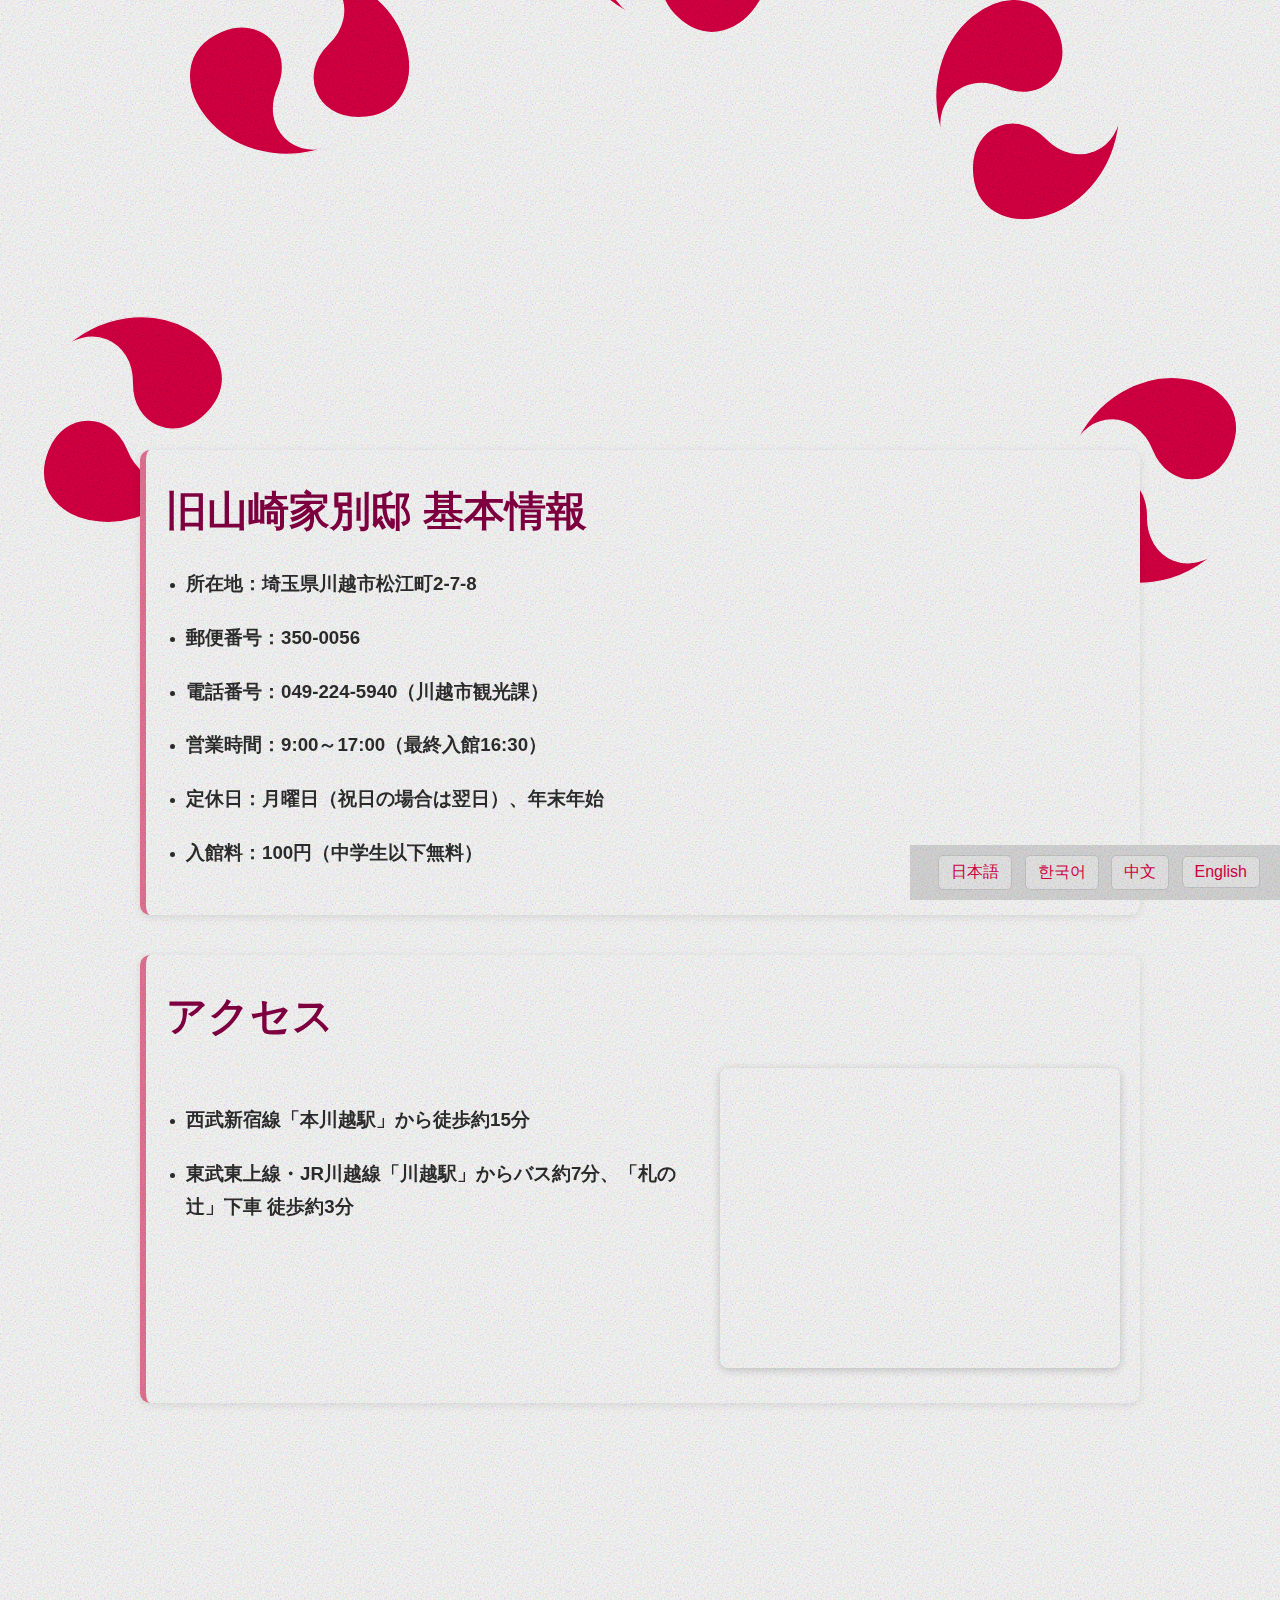
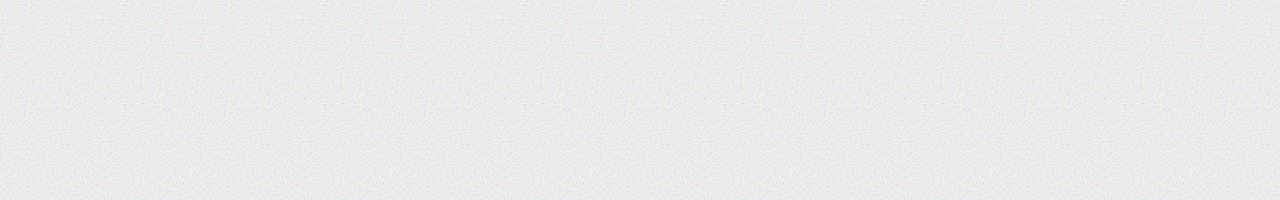
<file: 川越市/info2/info2.html>
<!DOCTYPE html>
<html lang="ja">
<head>
  <meta charset="UTF-8">
  <title>旧山崎家別邸</title>
  <link rel="stylesheet" href="style.css">
</head>
<body>
  <!-- 言語切替ボタン -->
  <div class="lang-buttons">
    <button onclick="translateTo('ja')">日本語</button>
    <button onclick="translateTo('ko')">한국어</button>
    <button onclick="translateTo('zh-CN')">中文</button>
    <button onclick="translateTo('en')">English</button>
  </div>

  <!-- Google翻訳ウィジェット（非表示） -->
  <div id="google_translate_element" style="display:none;"></div>

  <main>
    <!-- 基本情報 -->
    <section id="info" class="spot">
      <div class="spot-title">
        <h2>旧山崎家別邸 基本情報</h2>
      </div>
      <ul>
        <li><h3>所在地：埼玉県川越市松江町2-7-8</h3></li>
        <li><h3>郵便番号：350-0056</h3></li>
        <li><h3>電話番号：049-224-5940（川越市観光課）</h3></li>
        <li><h3>営業時間：9:00～17:00（最終入館16:30）</h3></li>
        <li><h3>定休日：月曜日（祝日の場合は翌日）、年末年始</h3></li>
        <li><h3>入館料：100円（中学生以下無料）</h3></li>
      </ul>
    </section>

    <!-- アクセス -->
    <section id="access" class="spot">
      <div class="spot-title">
        <h2>アクセス</h2>
      </div>

      <div class="access-container">
        <!-- 左側：アクセスの文章 -->
        <ul class="access-info">
          <li><h3>西武新宿線「本川越駅」から徒歩約15分</h3></li>
          <li><h3>東武東上線・JR川越線「川越駅」からバス約7分、「札の辻」下車 徒歩約3分</h3></li>
        </ul>

        <!-- 右側：Googleマップ -->
        <div class="access-map">
          <iframe 
            src="https://www.google.com/maps/embed?pb=!1m18!1m12!1m3!1d3240.521790086246!2d139.48173051525852!3d35.92367348014017!2m3!1f0!2f0!3f0!3m2!1i1024!2i768!4f13.1!3m3!1m2!1s0x6018d92d8d67c6a7%3A0xa4e55d7d5b6d5c22!2z5p2x5bGx5a6u5aSn5a2m6YCa!5e0!3m2!1sja!2sjp!4v1699941111111!5m2!1sja!2sjp" 
            width="400" height="300" style="border:0;" allowfullscreen="" loading="lazy">
          </iframe>
        </div>
      </div>
    </section>
  </main>

  <svg id="mgtm-svg" viewBox="0 0 200 100">
    <defs>
      <path id="mgtm-path" d="M 12.5 0
            c 5 -12.5 -17.5 -17.5 -25 0
            c 2.5 -6.25 10 -6.25 12.5 0
            c 2.5 6.25 10 6.25 12.5 0 Z" fill="#d04" stroke="white" stroke-width="0.2px" />
    </defs>
    <g id="mgtm-rotator">
      <g id="mgtm-group" transform="translate(100,50)"></g>
    </g>
  </svg>

  <script>
    const scrollSnap = 10;
    window.addEventListener('scroll', () => {
      const navbar = document.getElementById('navbar');
      if (window.scrollY > scrollSnap - 1) {
        navbar.classList.add('shrink');
      } else {
        navbar.classList.remove('shrink');
      }
    });

    const rotator = document.getElementById('mgtm-rotator');
    const o = document.getElementById('mgtm-group');
    const radius = 80;

    for (let i = 0; i < 16; i++) {
      let pair = (i % 2 === 1);
      const angle = i * 360 / 16 - pair * 15;
      const rad = angle * (Math.PI / 180);
      const x = radius * Math.cos(rad);
      const y = radius * Math.sin(rad);
      let transform = `translate(${x}, ${y}) rotate(${angle + pair * 15}) rotate(${pair * 180})`;

      const use = document.createElementNS('http://www.w3.org/2000/svg', 'use');
      use.setAttributeNS('http://www.w3.org/1999/xlink', 'href', '#mgtm-path');
      use.setAttribute('transform', transform);
      o.appendChild(use);
    }

    let lastScrollY = window.scrollY;
    let rotation = 0;
    window.addEventListener('scroll', () => {
      const delta = window.scrollY - lastScrollY;
      rotation -= delta * 0.05;
      rotator.style.transform = `rotate(${rotation}deg)`;
      lastScrollY = window.scrollY;
    });
  </script>

  <div id="google_translate_element" style="display: none;"></div>

  <script type="text/javascript">
    function googleTranslateElementInit() {
      new google.translate.TranslateElement({
        pageLanguage: 'ja',
        includedLanguages: 'ja,ko,zh-CN,en',
        autoDisplay: false
      }, 'google_translate_element');
    }

    function translateTo(lang) {
      const select = document.querySelector("select.goog-te-combo");
      if (select) {
        select.value = lang;
        select.dispatchEvent(new Event("change"));
      } else {
        setTimeout(() => translateTo(lang), 500);
      }
    }
  </script>
  <script src="//translate.google.com/translate_a/element.js?cb=googleTranslateElementInit"></script>
</body>
</html>
</file>
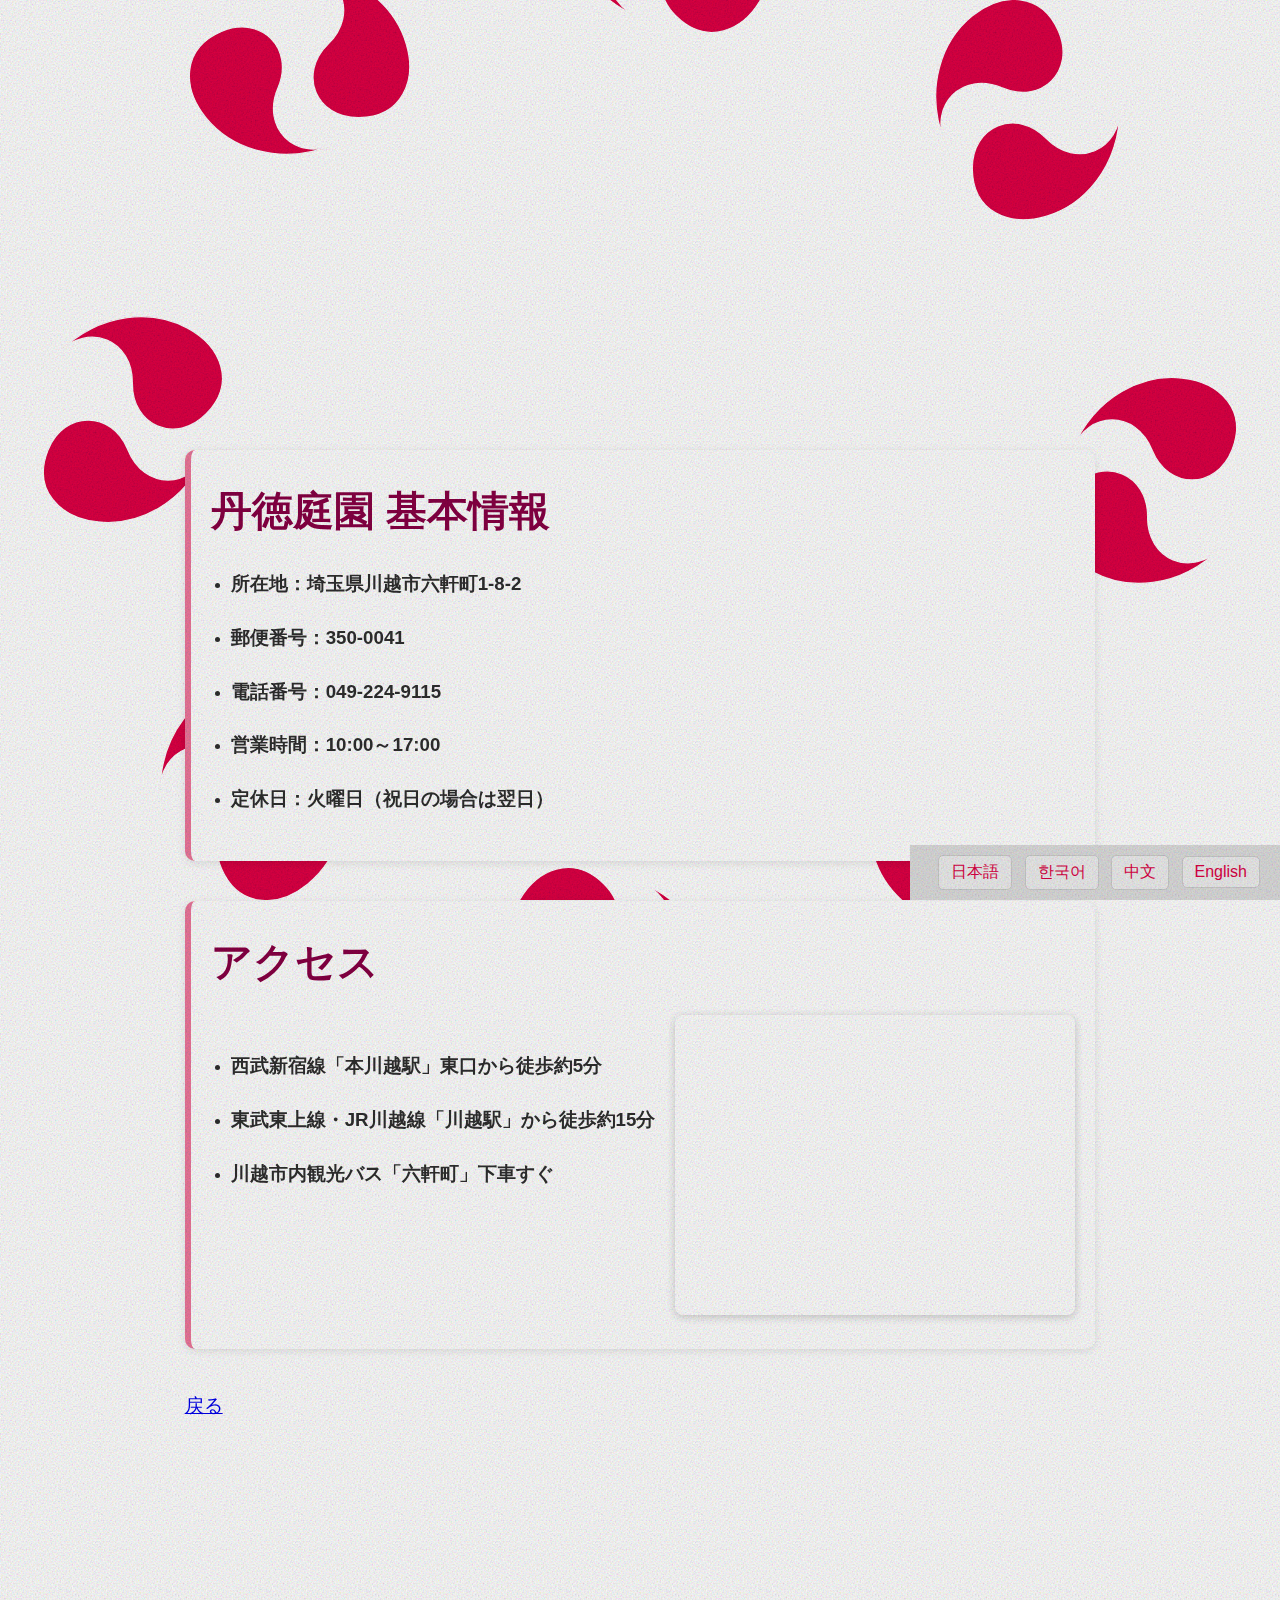
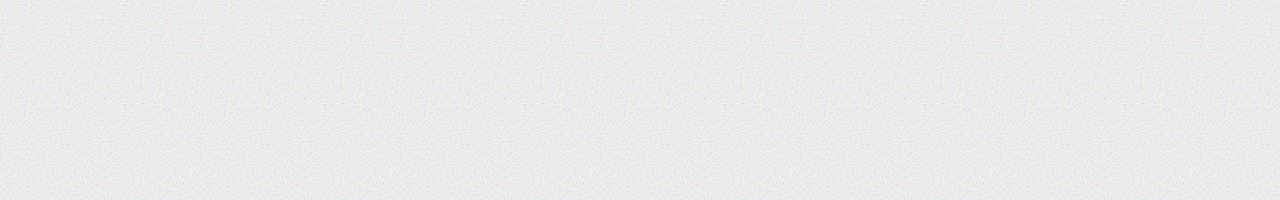
<file: 川越市/info3/info3.html>
<!DOCTYPE html>
<html lang="ja">
<head>
  <meta charset="UTF-8">
  <title>丹徳庭園</title>
  <link rel="stylesheet" href="style.css">
</head>
<body>
  <!-- 言語切替ボタン -->
  <div class="lang-buttons">
    <button onclick="translateTo('ja')">日本語</button>
    <button onclick="translateTo('ko')">한국어</button>
    <button onclick="translateTo('zh-CN')">中文</button>
    <button onclick="translateTo('en')">English</button>
  </div>

  <!-- Google翻訳ウィジェット（非表示） -->
  <div id="google_translate_element" style="display:none;"></div>

  <main>
    <!-- 基本情報 -->
    <section id="info" class="spot">
      <div class="spot-title">
        <h2>丹徳庭園 基本情報</h2>
      </div>
      <ul>
        <li><h3>所在地：埼玉県川越市六軒町1-8-2</h3></li>
        <li><h3>郵便番号：350-0041</h3></li>
        <li><h3>電話番号：049-224-9115</h3></li>
        <li><h3>営業時間：10:00～17:00</h3></li>
        <li><h3>定休日：火曜日（祝日の場合は翌日）</h3></li>
      </ul>
    </section>

<!-- アクセス -->
<section id="access" class="spot">
  <div class="spot-title">
    <h2>アクセス</h2>
  </div>
  <div class="access-container">
    <!-- 左側：アクセス文章 -->
    <ul class="access-info">
      <li><h3>西武新宿線「本川越駅」東口から徒歩約5分</h3></li>
      <li><h3>東武東上線・JR川越線「川越駅」から徒歩約15分</h3></li>
      <li><h3>川越市内観光バス「六軒町」下車すぐ</h3></li>
    </ul>
    <!-- 右側：Googleマップ -->
    <div class="access-map">
      <iframe src="https://www.google.com/maps/embed?pb=!1m18!1m12!1m3!1d3240.621790086246!2d139.48573051525852!3d35.92267348014017!2m3!1f0!2f0!3f0!3m2!1i1024!2i768!4f13.1!3m3!1m2!1s0x6018d92d8d77c6a7%3A0xa4f55d7d5b6d5c23!2z5p2x5bGx5a6u5aSn5a2m6YCb!5e0!3m2!1sja!2sjp!4v1699942222222!5m2!1sja!2sjp"
        width="400" height="300" style="border:0;" allowfullscreen="" loading="lazy">
      </iframe>
    </div>
  </div>
</section>


    <p><a href="../toppage/川越市.html">戻る</a></p>
  </main>

  <svg id="mgtm-svg" viewBox="0 0 200 100">
    <defs>
      <path id="mgtm-path" d="M 12.5 0
            c 5 -12.5 -17.5 -17.5 -25 0
            c 2.5 -6.25 10 -6.25 12.5 0
            c 2.5 6.25 10 6.25 12.5 0 Z" fill="#d04" stroke="white" stroke-width="0.2px" />
    </defs>
    <g id="mgtm-rotator">
      <g id="mgtm-group" transform="translate(100,50)"></g>
    </g>
  </svg>

  <script>
    const scrollSnap = 10;
    window.addEventListener('scroll', () => {
      const navbar = document.getElementById('navbar');
      if (window.scrollY > scrollSnap - 1) {
        navbar.classList.add('shrink');
      } else {
        navbar.classList.remove('shrink');
      }
    });

    const rotator = document.getElementById('mgtm-rotator');
    const o = document.getElementById('mgtm-group');
    const radius = 80;

    for (let i = 0; i < 16; i++) {
      let pair = (i % 2 === 1);
      const angle = i * 360 / 16 - pair * 15;
      const rad = angle * (Math.PI / 180);
      const x = radius * Math.cos(rad);
      const y = radius * Math.sin(rad);
      let transform = `translate(${x}, ${y}) rotate(${angle + pair * 15}) rotate(${pair * 180})`;

      const use = document.createElementNS('http://www.w3.org/2000/svg', 'use');
      use.setAttributeNS('http://www.w3.org/1999/xlink', 'href', '#mgtm-path');
      use.setAttribute('transform', transform);
      o.appendChild(use);
    }

    let lastScrollY = window.scrollY;
    let rotation = 0;
    window.addEventListener('scroll', () => {
      const delta = window.scrollY - lastScrollY;
      rotation -= delta * 0.05;
      rotator.style.transform = `rotate(${rotation}deg)`;
      lastScrollY = window.scrollY;
    });
  </script>

  <div id="google_translate_element" style="display: none;"></div>

  <script type="text/javascript">
    function googleTranslateElementInit() {
      new google.translate.TranslateElement({
        pageLanguage: 'ja',
        includedLanguages: 'ja,ko,zh-CN,en',
        autoDisplay: false
      }, 'google_translate_element');
    }

    function translateTo(lang) {
      const select = document.querySelector("select.goog-te-combo");
      if (select) {
        select.value = lang;
        select.dispatchEvent(new Event("change"));
      } else {
        setTimeout(() => translateTo(lang), 500);
      }
    }
  </script>
  <script src="//translate.google.com/translate_a/element.js?cb=googleTranslateElementInit"></script>
</body>
</html>
</file>
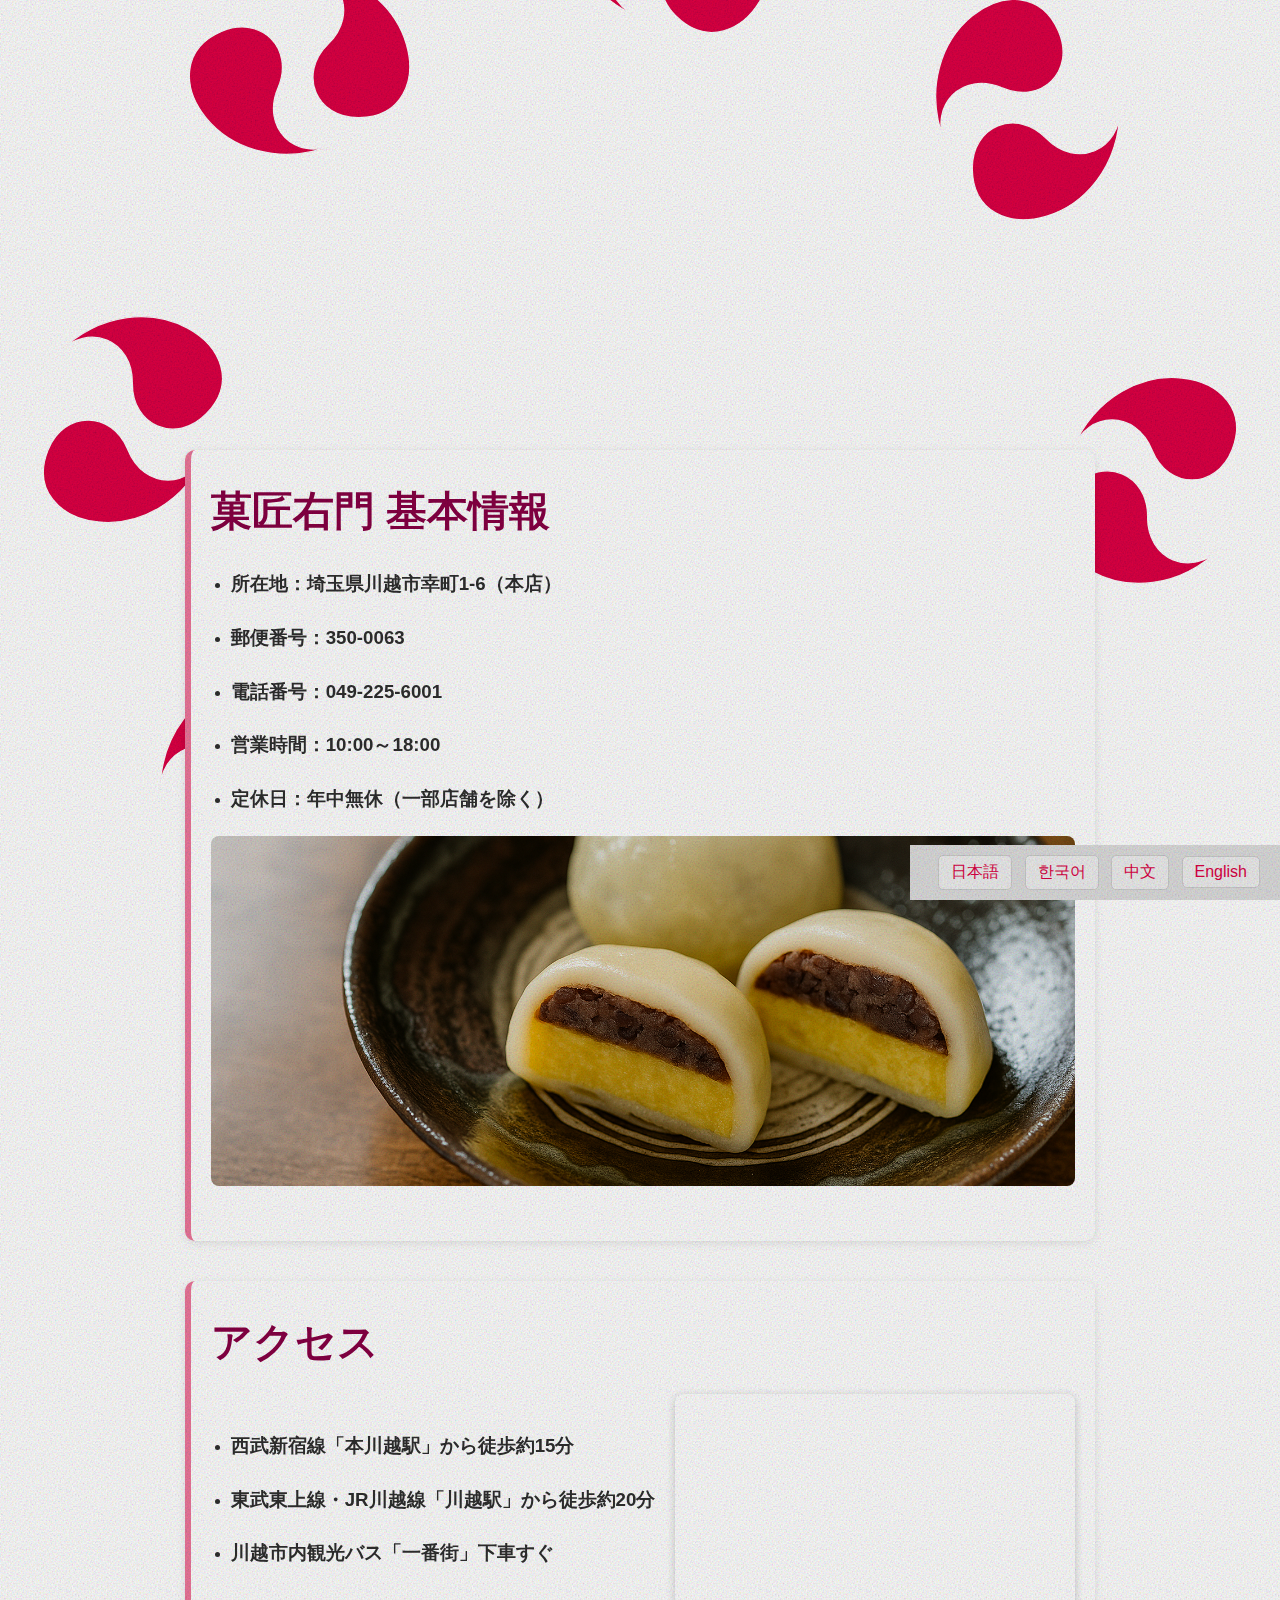
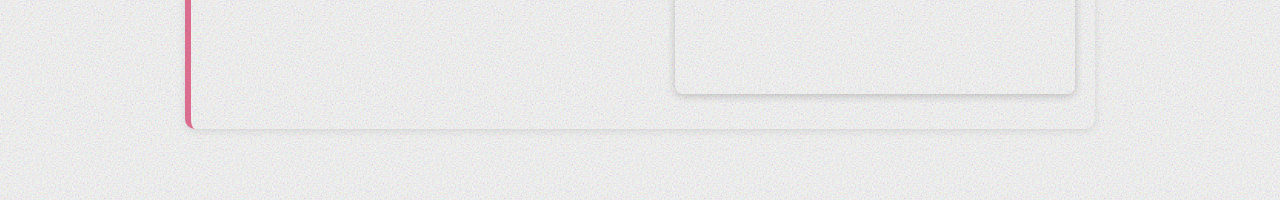
<file: 川越市/info4/info4.html>
<!DOCTYPE html>
<html lang="ja">
<head>
  <meta charset="UTF-8">
  <title>菓匠右門</title>
  <link rel="stylesheet" href="style.css">
</head>
<body>
  <div class="lang-buttons">
    <button onclick="translateTo('ja')">日本語</button>
    <button onclick="translateTo('ko')">한국어</button>
    <button onclick="translateTo('zh-CN')">中文</button>
    <button onclick="translateTo('en')">English</button>
  </div>
  <main>
    <!-- 基本情報 -->
    <section id="info" class="spot">
      <div class="spot-title">
        <h2>菓匠右門 基本情報</h2>
      </div>
     <ul>
        <li><h3>所在地：埼玉県川越市幸町1-6（本店）</h3></li>
        <li><h3>郵便番号：350-0063</h3></li>
        <li><h3>電話番号：</strong>049-225-6001</li>
        <li><h3>営業時間：10:00～18:00</h3></li>
        <li><h3>定休日：年中無休（一部店舗を除く）</h3></li>
      </ul>
       <img src="images/kashou-umon.png" alt="菓匠右門" class="spot-image">
    </section>

<section id="access" class="spot">
  <div class="spot-title">
    <h2>アクセス</h2>
  </div>
  <div class="access-container">
    <!-- 左側：アクセス文章 -->
    <ul class="access-info">
      <li><h3>西武新宿線「本川越駅」から徒歩約15分</h3></li>
      <li><h3>東武東上線・JR川越線「川越駅」から徒歩約20分</h3></li>
      <li><h3>川越市内観光バス「一番街」下車すぐ</h3></li>
    </ul>
    <!-- 右側：Googleマップ -->
    <div class="access-map">
      <iframe src="https://www.google.com/maps/embed?pb=!1m18!1m12!1m3!1d3240.495008715476!2d139.48196001525868!3d35.92588508013873!2m3!1f0!2f0!3f0!3m2!1i1024!2i768!4f13.1!3m3!1m2!1s0x6018d9191e43e5d7%3A0x4b76e8864c8ad107!2z5pel5pys5aSn5a2m6YCbIOe3qOe0ouOCr-OCuQ!5e0!3m2!1sja!2sjp!4v1699943333333!5m2!1sja!2sjp"
        width="400" height="300" style="border:0;" allowfullscreen="" loading="lazy">
      </iframe>
    </div>
  </div>
</section>
  </main>

<svg id="mgtm-svg" viewBox="0 0 200 100">
    <defs>
      <path id="mgtm-path" d="M 12.5 0
            c 5 -12.5 -17.5 -17.5 -25 0
            c 2.5 -6.25 10 -6.25 12.5 0
            c 2.5 6.25 10 6.25 12.5 0 Z" fill="#d04" stroke="white" stroke-width="0.2px" />
    </defs>
    <g id="mgtm-rotator">
      <g id="mgtm-group" transform="translate(100,50)"></g>
    </g>
  </svg>

  <script>
    const scrollSnap = 10;
    window.addEventListener('scroll', () => {
      const navbar = document.getElementById('navbar');
      if (window.scrollY > scrollSnap - 1) {
        navbar.classList.add('shrink');
      } else {
        navbar.classList.remove('shrink');
      }
    });

    const rotator = document.getElementById('mgtm-rotator');
    const o = document.getElementById('mgtm-group');
    const radius = 80;

    for (let i = 0; i < 16; i++) {
      let pair = (i % 2 === 1);
      const angle = i * 360 / 16 - pair * 15;
      const rad = angle * (Math.PI / 180);
      const x = radius * Math.cos(rad);
      const y = radius * Math.sin(rad);
      let transform = `translate(${x}, ${y}) rotate(${angle + pair * 15}) rotate(${pair * 180})`;

      const use = document.createElementNS('http://www.w3.org/2000/svg', 'use');
      use.setAttributeNS('http://www.w3.org/1999/xlink', 'href', '#mgtm-path');
      use.setAttribute('transform', transform);
      o.appendChild(use);
    }

    let lastScrollY = window.scrollY;
    let rotation = 0;
    window.addEventListener('scroll', () => {
      const delta = window.scrollY - lastScrollY;
      rotation -= delta * 0.05;
      rotator.style.transform = `rotate(${rotation}deg)`;
      lastScrollY = window.scrollY;
    });
  </script>

  <div id="google_translate_element" style="display: none;"></div>


  <script type="text/javascript">
    function googleTranslateElementInit() {
      new google.translate.TranslateElement({
        pageLanguage: 'ja',
        includedLanguages: 'ja,ko,zh-CN,en'
      }, 'google_translate_element');
    }
    function translateTo(lang) {
      const select = document.querySelector("select.goog-te-combo");
      if (select) {
        select.value = lang;
        select.dispatchEvent(new Event("change"));
      }
    }
  </script>
  <script src="//translate.google.com/translate_a/element.js?cb=googleTranslateElementInit"></script>
</body>
</html>
</file>
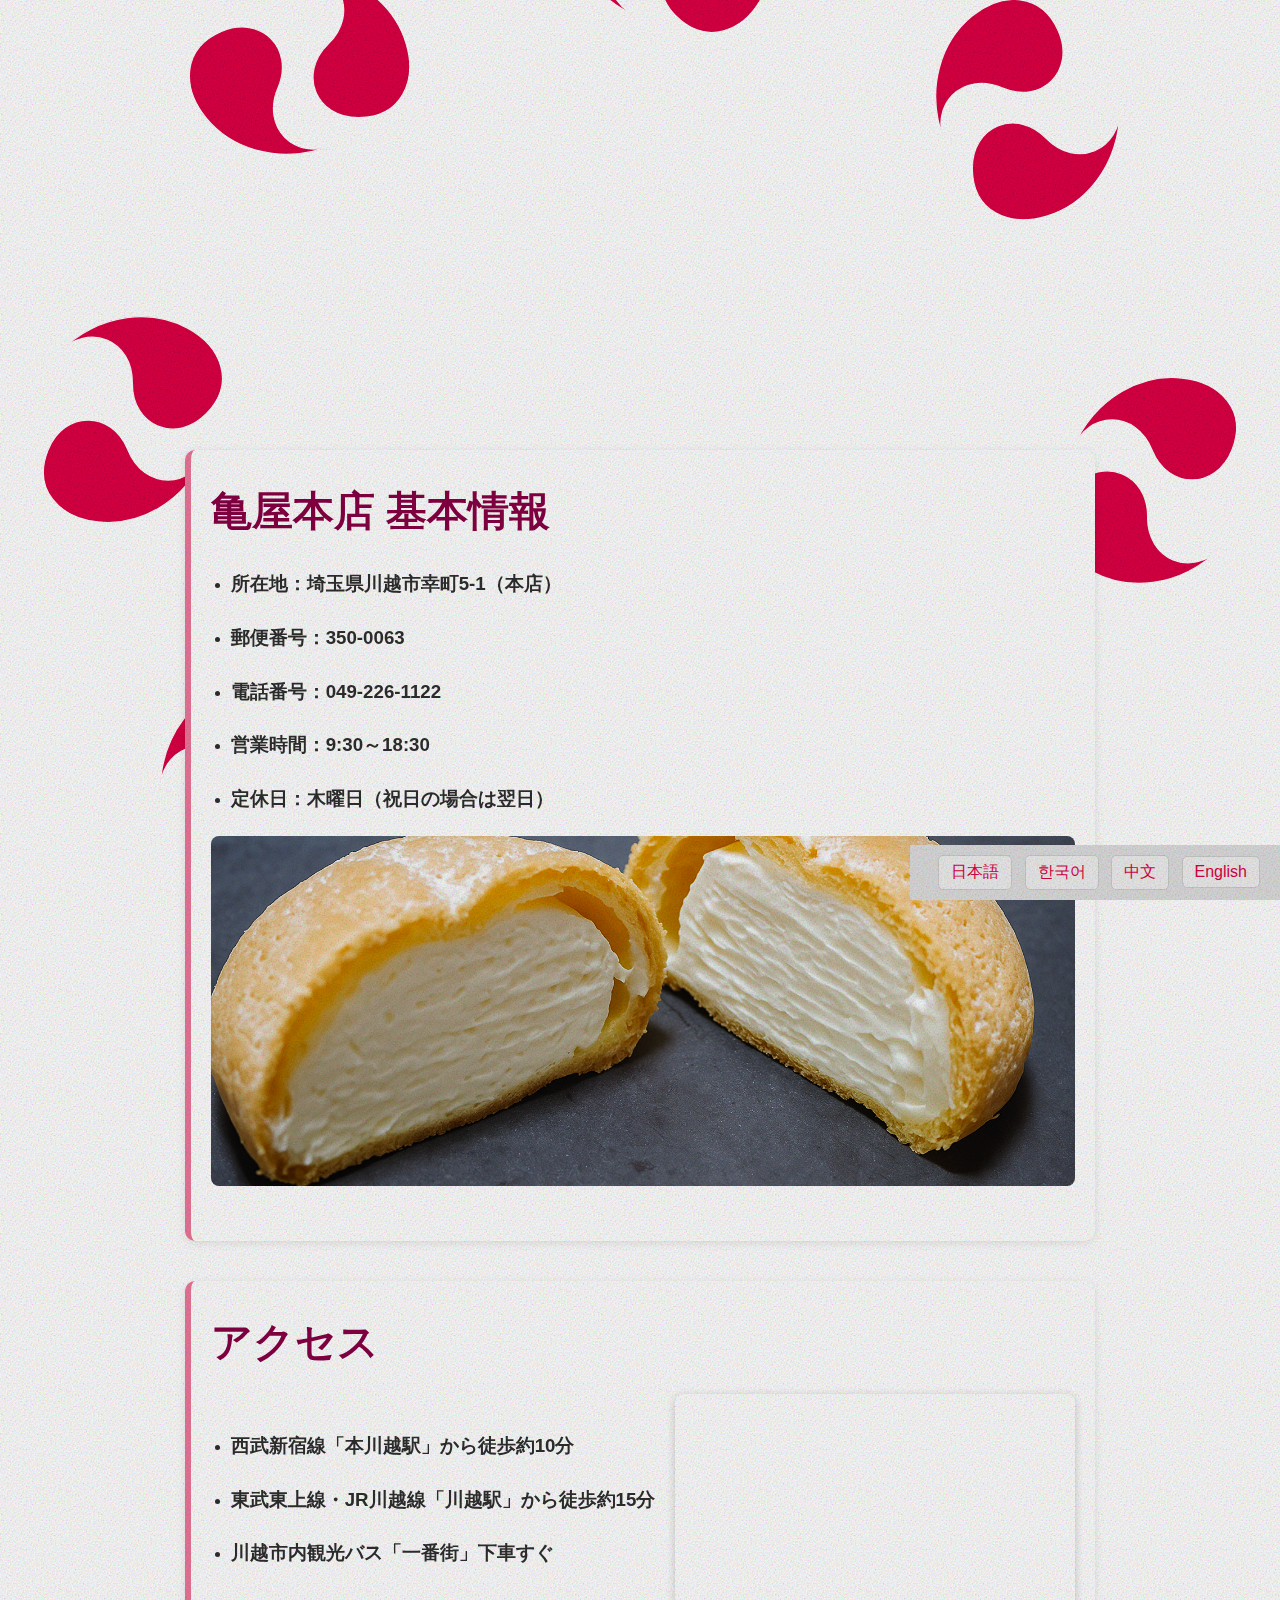
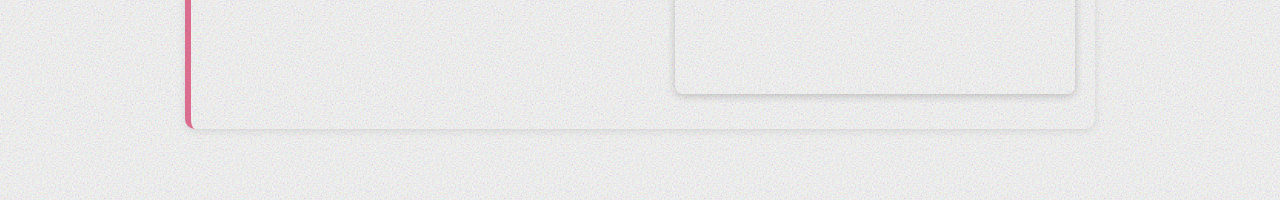
<file: 川越市/info7/info7.html>
<!DOCTYPE html>
<html lang="ja">
<head>
  <meta charset="UTF-8">
  <title>亀屋本店</title>
  <link rel="stylesheet" href="style.css">
</head>
<body>
  <div class="lang-buttons">
    <button onclick="translateTo('ja')">日本語</button>
    <button onclick="translateTo('ko')">한국어</button>
    <button onclick="translateTo('zh-CN')">中文</button>
    <button onclick="translateTo('en')">English</button>
  </div>
  <main>
    <!-- 基本情報 -->
    <section id="info" class="spot">
      <div class="spot-title">
        <h2>亀屋本店 基本情報</h2>
      </div>
      
      <ul>
        <li><h3>所在地：埼玉県川越市幸町5-1（本店）</h3></li>
        <li><h3>郵便番号：350-0063</h3></li>
        <li><h3>電話番号：049-226-1122</h3></li>
        <li><h3>営業時間：9:30～18:30</h3></li>
        <li><h3>定休日：木曜日（祝日の場合は翌日）</h3></li>
      </ul>
      <img src="images/kameya-honten.png" alt="亀屋本店" class="spot-image">
    </section>

    <!-- アクセス -->
    <section id="access" class="spot">
      <div class="spot-title">
        <h2>アクセス</h2>
      </div>
      <div class="access-container">
        <!-- 左側：アクセス文章 -->
        <ul class="access-info">
          <li><h3>西武新宿線「本川越駅」から徒歩約10分</h3></li>
          <li><h3>東武東上線・JR川越線「川越駅」から徒歩約15分</h3></li>
          <li><h3>川越市内観光バス「一番街」下車すぐ</h3></li>
        </ul>
        <!-- 右側：Googleマップ -->
        <div class="access-map">
          <iframe src="https://www.google.com/maps/embed?pb=!1m18!1m12!1m3!1d3240.500000000000!2d139.482500000000!3d35.926000000000!2m3!1f0!2f0!3f0!3m2!1i1024!2i768!4f13.1!3m3!1m2!1s0x6018d91a00000000%3A0xabcdef1234567890!2z5paw5a2m5p2x5bGx5a6u!5e0!3m2!1sja!2sjp!4v1699945555555!5m2!1sja!2sjp"
            width="400" height="300" style="border:0;" allowfullscreen="" loading="lazy">
          </iframe>
        </div>
      </div>
    </section>
  </main>

  <svg id="mgtm-svg" viewBox="0 0 200 100">
    <defs>
      <path id="mgtm-path" d="M 12.5 0
            c 5 -12.5 -17.5 -17.5 -25 0
            c 2.5 -6.25 10 -6.25 12.5 0
            c 2.5 6.25 10 6.25 12.5 0 Z" fill="#d04" stroke="white" stroke-width="0.2px" />
    </defs>
    <g id="mgtm-rotator">
      <g id="mgtm-group" transform="translate(100,50)"></g>
    </g>
  </svg>

  <script>
    const scrollSnap = 10;
    window.addEventListener('scroll', () => {
      const navbar = document.getElementById('navbar');
      if (window.scrollY > scrollSnap - 1) {
        navbar.classList.add('shrink');
      } else {
        navbar.classList.remove('shrink');
      }
    });

    const rotator = document.getElementById('mgtm-rotator');
    const o = document.getElementById('mgtm-group');
    const radius = 80;

    for (let i = 0; i < 16; i++) {
      let pair = (i % 2 === 1);
      const angle = i * 360 / 16 - pair * 15;
      const rad = angle * (Math.PI / 180);
      const x = radius * Math.cos(rad);
      const y = radius * Math.sin(rad);
      let transform = `translate(${x}, ${y}) rotate(${angle + pair * 15}) rotate(${pair * 180})`;

      const use = document.createElementNS('http://www.w3.org/2000/svg', 'use');
      use.setAttributeNS('http://www.w3.org/1999/xlink', 'href', '#mgtm-path');
      use.setAttribute('transform', transform);
      o.appendChild(use);
    }

    let lastScrollY = window.scrollY;
    let rotation = 0;
    window.addEventListener('scroll', () => {
      const delta = window.scrollY - lastScrollY;
      rotation -= delta * 0.05;
      rotator.style.transform = `rotate(${rotation}deg)`;
      lastScrollY = window.scrollY;
    });
  </script>

  <div id="google_translate_element" style="display: none;"></div>

  <script type="text/javascript">
    function googleTranslateElementInit() {
      new google.translate.TranslateElement({
        pageLanguage: 'ja',
        includedLanguages: 'ja,ko,zh-CN,en'
      }, 'google_translate_element');
    }
    function translateTo(lang) {
      const select = document.querySelector("select.goog-te-combo");
      if (select) {
        select.value = lang;
        select.dispatchEvent(new Event("change"));
      }
    }
  </script>
  <script src="//translate.google.com/translate_a/element.js?cb=googleTranslateElementInit"></script>
</body>
</html>
</file>
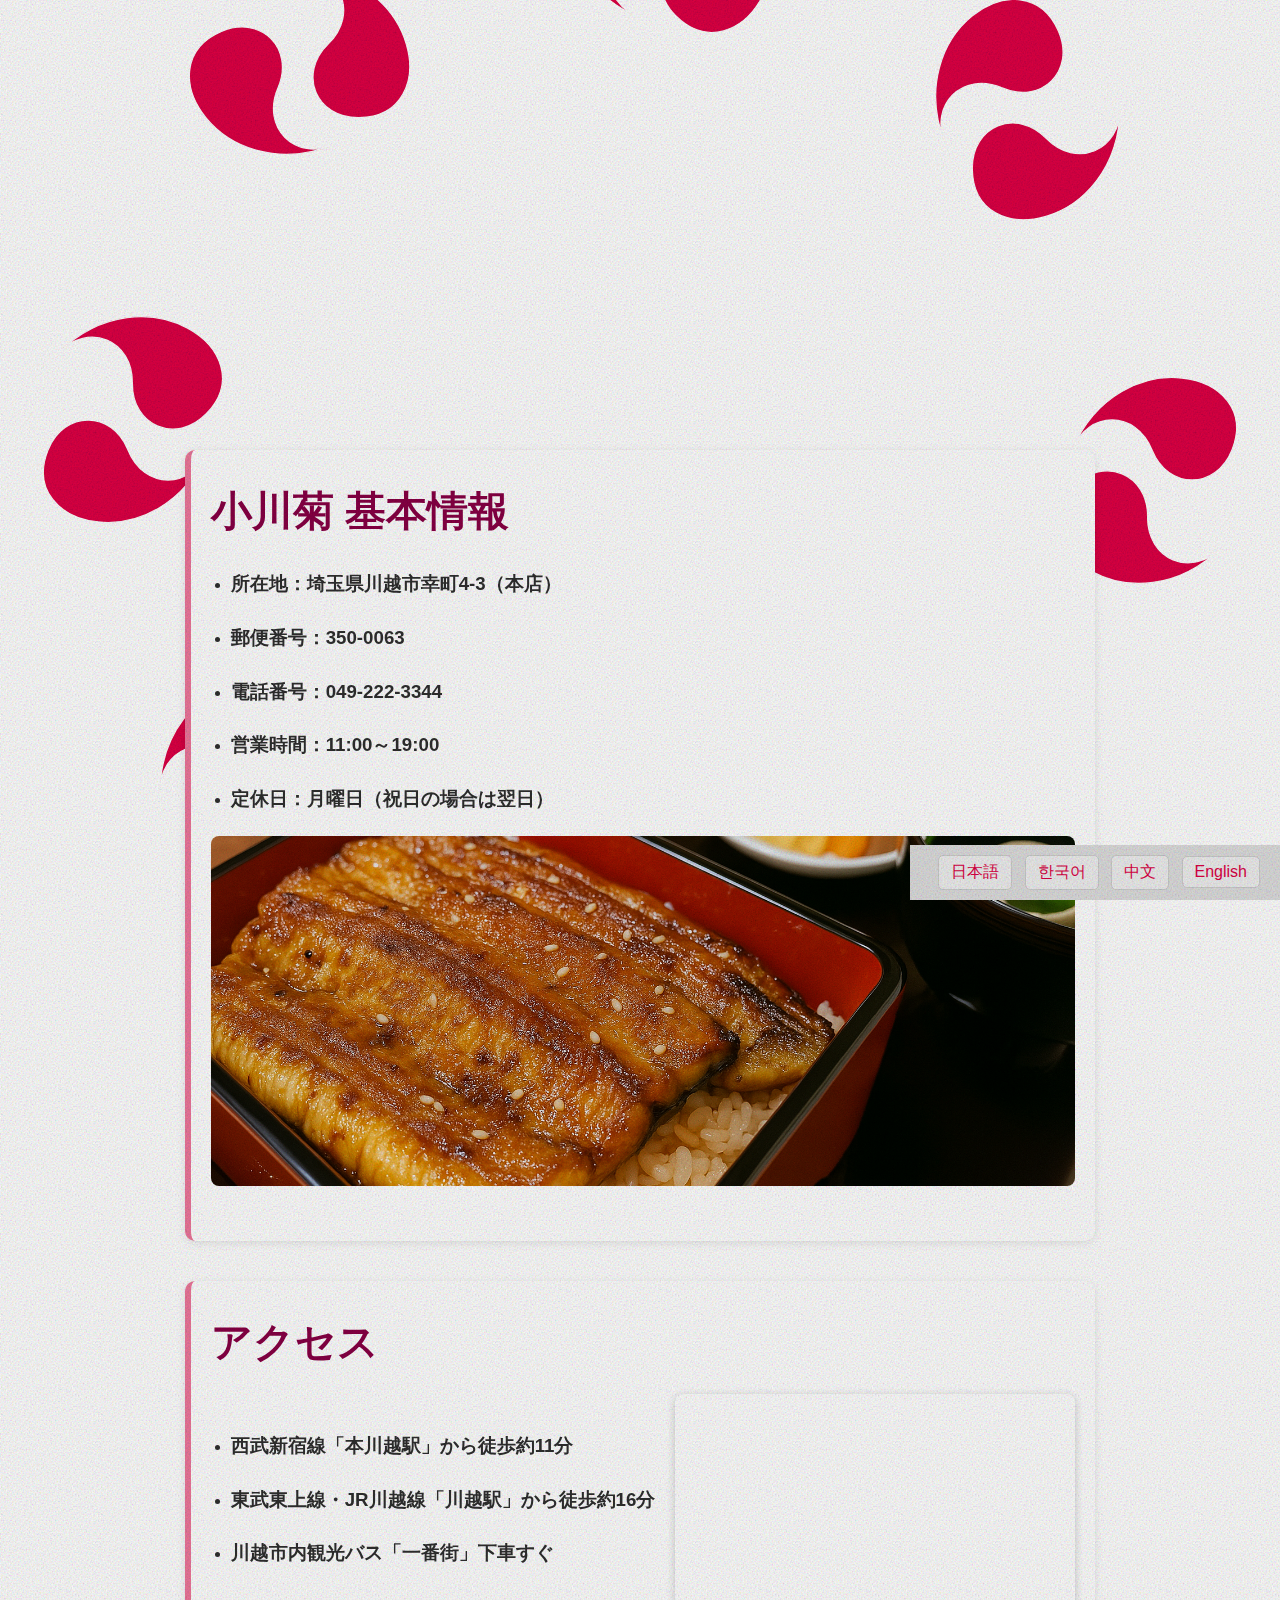
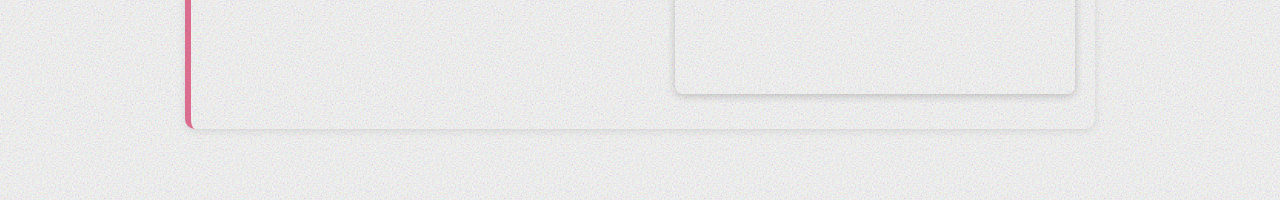
<file: 川越市/info8/info8.html>
<!DOCTYPE html>
<html lang="ja">
<head>
  <meta charset="UTF-8">
  <title>小川菊</title>
  <link rel="stylesheet" href="style.css">
</head>
<body>
  <div class="lang-buttons">
    <button onclick="translateTo('ja')">日本語</button>
    <button onclick="translateTo('ko')">한국어</button>
    <button onclick="translateTo('zh-CN')">中文</button>
    <button onclick="translateTo('en')">English</button>
  </div>
  <main>
    <!-- 基本情報 -->
    <section id="info" class="spot">
      <div class="spot-title">
        <h2>小川菊 基本情報</h2>
      </div>
      
      <ul>
        <li><h3>所在地：埼玉県川越市幸町4-3（本店）</h3></li>
        <li><h3>郵便番号：350-0063</h3></li>
        <li><h3>電話番号：049-222-3344</h3></li>
        <li><h3>営業時間：11:00～19:00</h3></li>
        <li><h3>定休日：月曜日（祝日の場合は翌日）</h3></li>
      </ul>
      <img src="images/ogawagiku.png" alt="小川菊" class="spot-image">
    </section>

    <!-- アクセス -->
    <section id="access" class="spot">
      <div class="spot-title">
        <h2>アクセス</h2>
      </div>
      <div class="access-container">
        <!-- 左側：アクセス文章 -->
        <ul class="access-info">
          <li><h3>西武新宿線「本川越駅」から徒歩約11分</h3></li>
          <li><h3>東武東上線・JR川越線「川越駅」から徒歩約16分</h3></li>
          <li><h3>川越市内観光バス「一番街」下車すぐ</h3></li>
        </ul>
        <!-- 右側：Googleマップ -->
        <div class="access-map">
          <iframe src="https://www.google.com/maps/embed?pb=!1m18!1m12!1m3!1d3240.495000000000!2d139.481800000000!3d35.925800000000!2m3!1f0!2f0!3f0!3m2!1i1024!2i768!4f13.1!3m3!1m2!1s0x6018d91912345678%3A0xabcdef1234567890!2z5paw5a2m5p2x5bGx5a6u!5e0!3m2!1sja!2sjp!4v1699946666666!5m2!1sja!2sjp"
            width="400" height="300" style="border:0;" allowfullscreen="" loading="lazy">
          </iframe>
        </div>
      </div>
    </section>
  </main>

<svg id="mgtm-svg" viewBox="0 0 200 100">
    <defs>
      <path id="mgtm-path" d="M 12.5 0
            c 5 -12.5 -17.5 -17.5 -25 0
            c 2.5 -6.25 10 -6.25 12.5 0
            c 2.5 6.25 10 6.25 12.5 0 Z" fill="#d04" stroke="white" stroke-width="0.2px" />
    </defs>
    <g id="mgtm-rotator">
      <g id="mgtm-group" transform="translate(100,50)"></g>
    </g>
  </svg>

  <script>
    const scrollSnap = 10;
    window.addEventListener('scroll', () => {
      const navbar = document.getElementById('navbar');
      if (window.scrollY > scrollSnap - 1) {
        navbar.classList.add('shrink');
      } else {
        navbar.classList.remove('shrink');
      }
    });

    const rotator = document.getElementById('mgtm-rotator');
    const o = document.getElementById('mgtm-group');
    const radius = 80;

    for (let i = 0; i < 16; i++) {
      let pair = (i % 2 === 1);
      const angle = i * 360 / 16 - pair * 15;
      const rad = angle * (Math.PI / 180);
      const x = radius * Math.cos(rad);
      const y = radius * Math.sin(rad);
      let transform = `translate(${x}, ${y}) rotate(${angle + pair * 15}) rotate(${pair * 180})`;

      const use = document.createElementNS('http://www.w3.org/2000/svg', 'use');
      use.setAttributeNS('http://www.w3.org/1999/xlink', 'href', '#mgtm-path');
      use.setAttribute('transform', transform);
      o.appendChild(use);
    }

    let lastScrollY = window.scrollY;
    let rotation = 0;
    window.addEventListener('scroll', () => {
      const delta = window.scrollY - lastScrollY;
      rotation -= delta * 0.05;
      rotator.style.transform = `rotate(${rotation}deg)`;
      lastScrollY = window.scrollY;
    });
  </script>

  <div id="google_translate_element" style="display: none;"></div>

  <script type="text/javascript">
    function googleTranslateElementInit() {
      new google.translate.TranslateElement({
        pageLanguage: 'ja',
        includedLanguages: 'ja,ko,zh-CN,en'
      }, 'google_translate_element');
    }
    function translateTo(lang) {
      const select = document.querySelector("select.goog-te-combo");
      if (select) {
        select.value = lang;
        select.dispatchEvent(new Event("change"));
      }
    }
  </script>
  <script src="//translate.google.com/translate_a/element.js?cb=googleTranslateElementInit"></script>
</body>
</html>
</file>
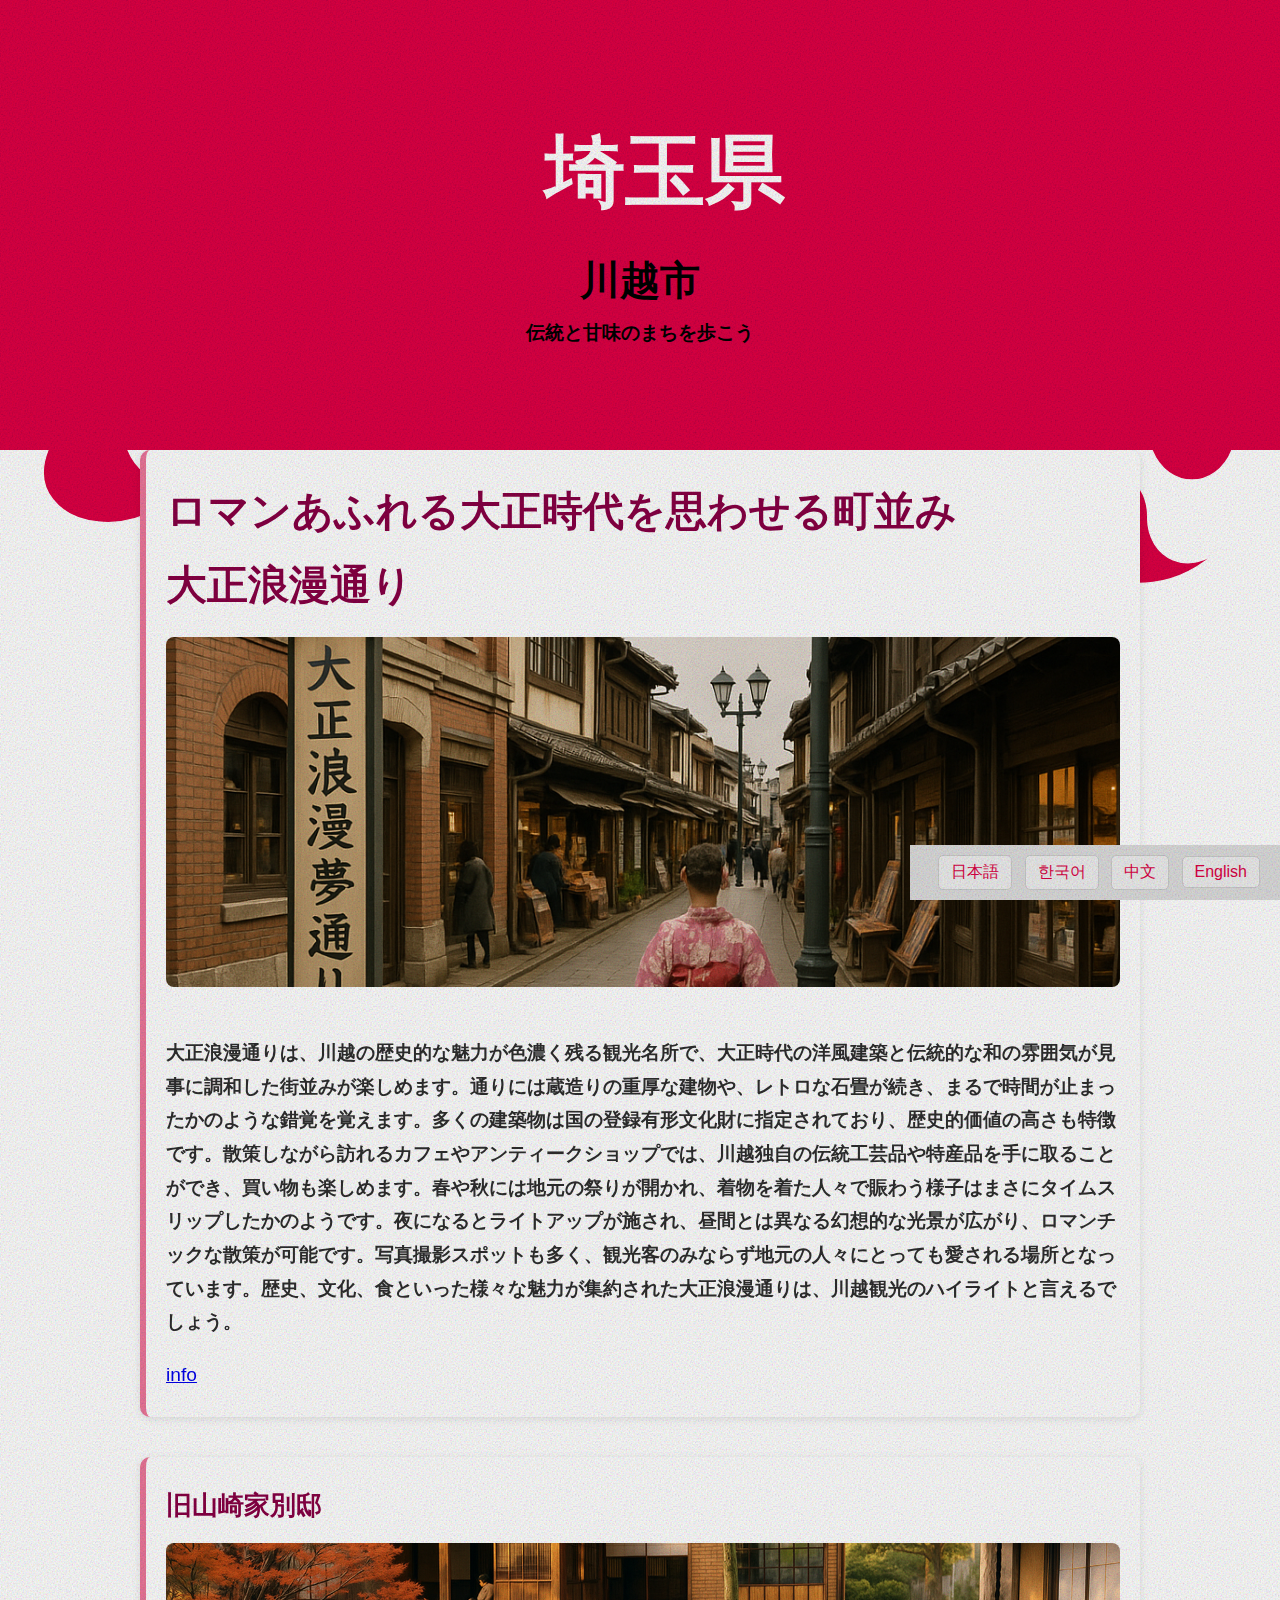
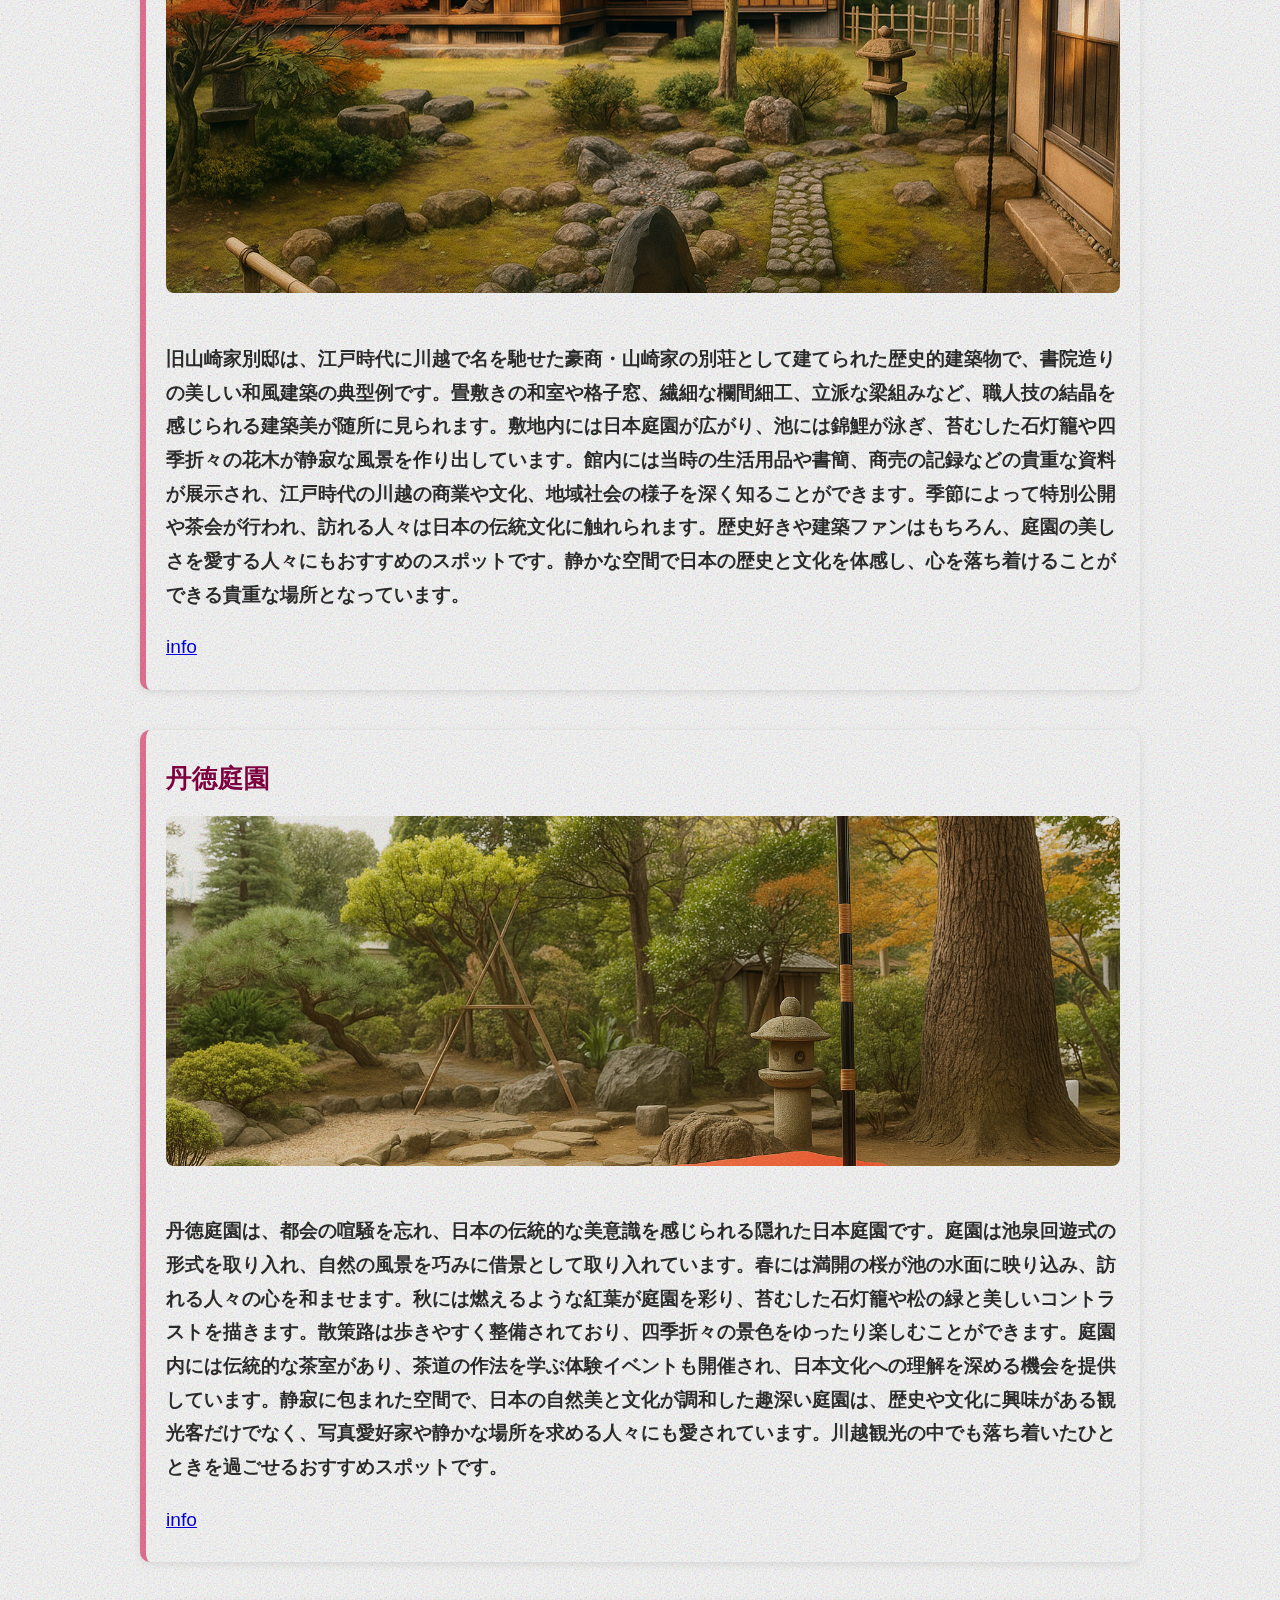
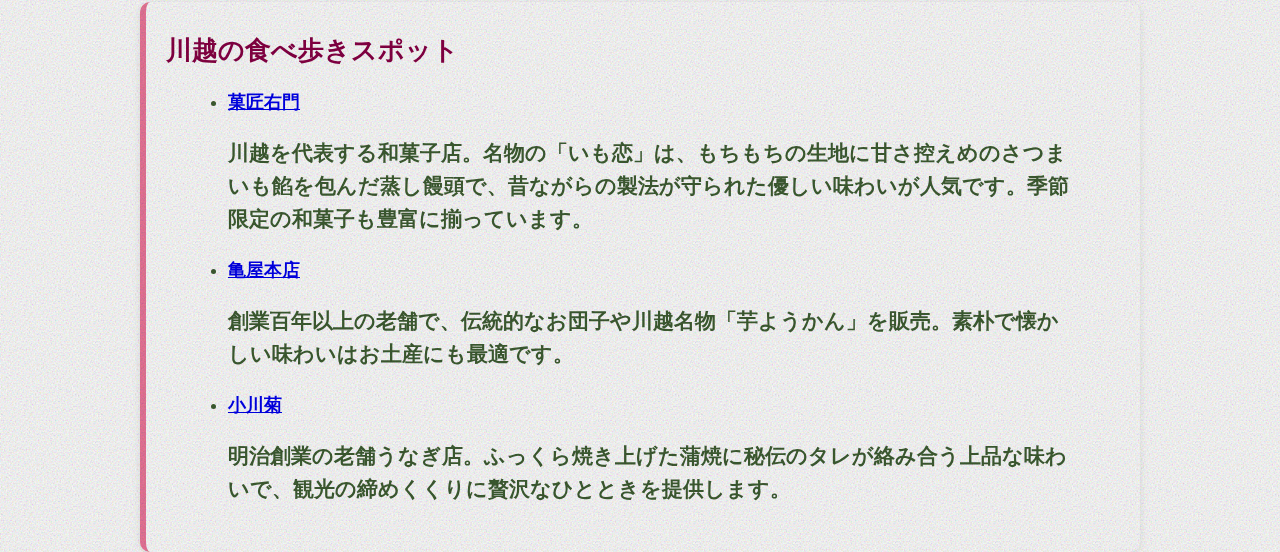
<file: 川越市/toppage/川越市.html>
<!DOCTYPE html>
<html lang="ja">

<head>
  <meta charset="UTF-8" />
  <title>川越市 - 伝統と甘味のまちを歩こう</title>
  <link rel="stylesheet" href="style.css" />
</head>

<body>
  <nav id="navbar">
    <div class="logo">埼玉県</div>
    <div class="title">
      <h1>川越市</h1>
      <p>伝統と甘味のまちを歩こう</p>
    </div>
  </nav>

  <div id="google_translate_element"></div>

  <div class="lang-buttons">
    <button onclick="translateTo('ja')">日本語</button>
    <button onclick="translateTo('ko')">한국어</button>
    <button onclick="translateTo('zh-CN')">中文</button>
    <button onclick="translateTo('en')">English</button>
  </div>
  <main>

    <section class="spot">
      <div class="spot-title">
        <h2>ロマンあふれる大正時代を思わせる町並み<br>大正浪漫通り</h2>
      </div>
      <img class="spot-image" src="images/kw_taisyoroman.png" alt="大正浪漫夢通りの写真" />
      <h3>
        大正浪漫通りは、川越の歴史的な魅力が色濃く残る観光名所で、大正時代の洋風建築と伝統的な和の雰囲気が見事に調和した街並みが楽しめます。通りには蔵造りの重厚な建物や、レトロな石畳が続き、まるで時間が止まったかのような錯覚を覚えます。多くの建築物は国の登録有形文化財に指定されており、歴史的価値の高さも特徴です。散策しながら訪れるカフェやアンティークショップでは、川越独自の伝統工芸品や特産品を手に取ることができ、買い物も楽しめます。春や秋には地元の祭りが開かれ、着物を着た人々で賑わう様子はまさにタイムスリップしたかのようです。夜になるとライトアップが施され、昼間とは異なる幻想的な光景が広がり、ロマンチックな散策が可能です。写真撮影スポットも多く、観光客のみならず地元の人々にとっても愛される場所となっています。歴史、文化、食といった様々な魅力が集約された大正浪漫通りは、川越観光のハイライトと言えるでしょう。
      </h3>
      <p><a href="../info1/info1.html">info</a></p>
    </section>

    <section class="spot">
      <div class="spot-title">旧山崎家別邸</div>
      <img class="spot-image" src="images/kyu_yamazakike.png" alt="旧山崎家別邸の写真" />
      <h3>
        旧山崎家別邸は、江戸時代に川越で名を馳せた豪商・山崎家の別荘として建てられた歴史的建築物で、書院造りの美しい和風建築の典型例です。畳敷きの和室や格子窓、繊細な欄間細工、立派な梁組みなど、職人技の結晶を感じられる建築美が随所に見られます。敷地内には日本庭園が広がり、池には錦鯉が泳ぎ、苔むした石灯籠や四季折々の花木が静寂な風景を作り出しています。館内には当時の生活用品や書簡、商売の記録などの貴重な資料が展示され、江戸時代の川越の商業や文化、地域社会の様子を深く知ることができます。季節によって特別公開や茶会が行われ、訪れる人々は日本の伝統文化に触れられます。歴史好きや建築ファンはもちろん、庭園の美しさを愛する人々にもおすすめのスポットです。静かな空間で日本の歴史と文化を体感し、心を落ち着けることができる貴重な場所となっています。
      </h3>
      <p><a href="../info2/info2.html">info</a></p>
    </section>

    <section class="spot">
      <div class="spot-title">丹徳庭園</div>
      <img class="spot-image" src="images/tantokuteien.png" alt="丹徳庭園の写真" />
      <h3>
        丹徳庭園は、都会の喧騒を忘れ、日本の伝統的な美意識を感じられる隠れた日本庭園です。庭園は池泉回遊式の形式を取り入れ、自然の風景を巧みに借景として取り入れています。春には満開の桜が池の水面に映り込み、訪れる人々の心を和ませます。秋には燃えるような紅葉が庭園を彩り、苔むした石灯籠や松の緑と美しいコントラストを描きます。散策路は歩きやすく整備されており、四季折々の景色をゆったり楽しむことができます。庭園内には伝統的な茶室があり、茶道の作法を学ぶ体験イベントも開催され、日本文化への理解を深める機会を提供しています。静寂に包まれた空間で、日本の自然美と文化が調和した趣深い庭園は、歴史や文化に興味がある観光客だけでなく、写真愛好家や静かな場所を求める人々にも愛されています。川越観光の中でも落ち着いたひとときを過ごせるおすすめスポットです。
      </h3>
      <p><a href="../info3/info3.html">info</a></p>
    </section>

    <section class="spot">
      <div class="spot-title">川越の食べ歩きスポット</div>
      <ul
        style="text-align: left; max-width: 850px; margin: 0 auto; font-size: 1.1em; color: #3e5d32; line-height: 1.6;">
        <li><strong><a href="../info4/info4.html">菓匠右門</a></strong><br/>
          <h3>川越を代表する和菓子店。名物の「いも恋」は、もちもちの生地に甘さ控えめのさつまいも餡を包んだ蒸し饅頭で、昔ながらの製法が守られた優しい味わいが人気です。季節限定の和菓子も豊富に揃っています。</h3>
        </li>
        <li><strong><a href="../info7/info7.html">亀屋本店</a></strong><br />
          <h3>創業百年以上の老舗で、伝統的なお団子や川越名物「芋ようかん」を販売。素朴で懐かしい味わいはお土産にも最適です。</h3>
        </li>
        <li><strong><a href="../info8/info8.html">小川菊</a></strong><br />
          <h3>明治創業の老舗うなぎ店。ふっくら焼き上げた蒲焼に秘伝のタレが絡み合う上品な味わいで、観光の締めくくりに贅沢なひとときを提供します。</h3>
        </li>
      </ul>
    </section>
  </main>
  <svg id="mgtm-svg" viewBox="0 0 200 100">
    <defs>
      <path id="mgtm-path" d="M 12.5 0
            c 5 -12.5 -17.5 -17.5 -25 0
            c 2.5 -6.25 10 -6.25 12.5 0
            c 2.5 6.25 10 6.25 12.5 0 Z" fill="#d04" stroke="white" stroke-width="0.2px" />
    </defs>
    <g id="mgtm-rotator">
      <g id="mgtm-group" transform="translate(100,50)"></g>
    </g>
  </svg>

  <script>
    const scrollSnap = 10;
    window.addEventListener('scroll', () => {
      const navbar = document.getElementById('navbar');
      if (window.scrollY > scrollSnap - 1) {
        navbar.classList.add('shrink');
      } else {
        navbar.classList.remove('shrink');
      }
    });
    //--------------------------------------------------------------------------------

    const rotator = document.getElementById('mgtm-rotator');
    const o = document.getElementById('mgtm-group');

    const radius = 80;
    for (let i = 0; i < 16; i++) {
      let pair = (i % 2 === 1);
      const angle = i * 360 / 16 - pair * 15;
      const rad = angle * (Math.PI / 180);
      const x = radius * Math.cos(rad);
      const y = radius * Math.sin(rad);
      let transform = `translate(${x}, ${y}) rotate(${angle + pair * 15}) rotate(${pair * 180})`;

      const use = document.createElementNS('http://www.w3.org/2000/svg', 'use');
      use.setAttributeNS('http://www.w3.org/1999/xlink', 'href', '#mgtm-path');
      use.setAttribute('transform', transform);
      o.appendChild(use);
    }

    let lastScrollY = window.scrollY;
    let rotation = 0;

    window.addEventListener('scroll', () => {
      const delta = window.scrollY - lastScrollY;
      rotation -= delta * 0.05;
      rotator.style.transform = `rotate(${rotation}deg)`;
      lastScrollY = window.scrollY;
    });
  </script>
  <div id="google_translate_element" style="display: none;"></div>

  <script type="text/javascript">
    function googleTranslateElementInit() {
      new google.translate.TranslateElement({
        pageLanguage: 'ja',
        includedLanguages: 'ja,ko,zh-CN,en'
      }, 'google_translate_element');
    }
    function translateTo(lang) {
      const select = document.querySelector("select.goog-te-combo");
      if (select) {
        select.value = lang;
        select.dispatchEvent(new Event("change"));
      }
    }
  </script>
  <script src="//translate.google.com/translate_a/element.js?cb=googleTranslateElementInit"></script>
</body>

</html>
</file>
<file: style.css>
/* 全体の基本設定 */
body {
  font-family: "Yu Gothic", "Hiragino Kaku Gothic ProN", sans-serif;
  color: #2e2e2e;
  line-height: 1.8;
  margin: 0;
  display: flex;
  justify-content: center;
  height: 200vh;
  background: url("data:image/svg+xml,%0A%3Csvg xmlns='http://www.w3.org/2000/svg' width='100' height='100'%3E%3Cfilter id='noise' x='0' y='0'%3E%3CfeTurbulence type='fractalNoise' baseFrequency='0.65' numOctaves='3' stitchTiles='stitch'/%3E%3CfeBlend mode='screen'/%3E%3C/filter%3E%3Crect width='100' height='100' filter='url(%23noise)' opacity='0.5'/%3E%3C/svg%3E");
  mix-blend-mode: multiply;
}

/* ヘッダー */
#navbar {
  position: fixed;
  top: 0;
  height: 50vh;
  width: 100%;
  z-index: 3000;
  display: flex;
  flex-direction: column;
  justify-content: center;
  align-items: center;
  background-color: #d04;
  transition: 0.3s ease;
}

#navbar.shrink {
  height: 15vh;
  flex-direction: row;
  justify-content: space-between;
}

.logo {
  margin-left: 50px;
  font-size: 80px;
  font-weight: bold;
  font-family: serif;
  color: white;
}

#navbar.shrink .logo {
  font-size: 40px;
  font-weight: normal;
  font-family: sans-serif;
}

.nav-links {
  display: flex;
  list-style: none;
  gap: 1.5rem;
}

#navbar.shrink .nav-links {
  margin-right: 50px;
}

.nav-links>li {
  background-color: white;
}

header {
  background: linear-gradient(90deg, #8ca88c, #a8c3a1);
  color: white;
  text-align: center;
}

.title {
  display: flex;
  flex-direction: column;
  justify-content: center;
  align-items: center;
  color: black;
  font-weight: bold;
}

h1 {
  margin: 0;
  padding: 0;
  font-size: 2.5em;
}

p {
  margin: 0;
  padding: 0;
  font-size: 1.2em;
}

/* メインセクション */
main {
  z-index: 2000;
  max-width: 1000px;
  padding-top: 50vh;
}


/* 言語切替ボタン */
.lang-buttons {
  position: fixed;
  z-index: 4000;
  bottom: 0;
  right: 0;
  text-align: right;
  padding: 10px 20px;
  background-color: #ddd;
}

.lang-buttons button {
  background-color: #eee;
  border: 1px solid #ccc;
  color: #d04;
  padding: 6px 12px;
  margin-left: 8px;
  font-size: 1em;
  cursor: pointer;
  border-radius: 5px;
  transition: background-color 0.3s;
}

.lang-buttons button:hover {
  background-color: #d041;
}


/* 観光スポット */
.spot {
  background-color: #ffffff;
  border-left: 6px solid #d048;
  margin-bottom: 40px;
  padding: 25px 20px;
  box-shadow: 0 2px 8px rgba(0, 0, 0, 0.1);
  border-radius: 10px;
}

.spot-title {
  font-size: 1.6em;
  font-weight: bold;
  color: #804;
  margin-bottom: 15px;
}

.spot-title h2 {
  font-size: 1.6em;
  margin: 0;
}

.spot-image {
  width: 100%;
  max-height: 350px;
  object-fit: cover;
  border-radius: 8px;
  margin-bottom: 20px;
}

/* 食べ歩きリスト */
.spot ul {
  list-style-type: disc;
  padding-left: 20px;
}

.spot li {
  margin-bottom: 20px;
}

/* サイドバー */
.sidebar-left {
  position: fixed;
  left: 0;
  bottom: 0;
  margin: 40px 20px;
  display: flex;
  flex-direction: column;
  gap: 10px;
  /* ボタン間の隙間 */
}

.sidebar-button {
  background-color: #d04;
  color: white;
  text-decoration: none;
  padding: 10px 16px;
  border-radius: 8px;
  font-size: 1em;
  transition: background-color 0.3s;
}

.sidebar-button:hover {
  background-color: #d04;
}

/* Google翻訳非表示要素 */
.notranslate {
  unicode-bidi: isolate;
}

#mgtm-svg {
  z-index: 900;
  position: fixed;
  width: 100%;
  height: 100%;
}

#mgtm-rotator {
  transition: transform 0.3s ease-out;
  transform-origin: center;
}

/* アクセス：文章と地図を横並び */
.access-container {
  display: flex;
  gap: 20px;
  align-items: flex-start;
  flex-wrap: wrap; /* 画面が狭いときは縦に並ぶ */
}

.access-info {
  flex: 1;
}

.access-map iframe {
  border-radius: 8px;
  box-shadow: 0 2px 8px rgba(0,0,0,0.2);
}
</file>
<file: GUAN WENYUE/style.css>
/* 全体の基本設定 */
body {
  font-family: "Yu Gothic", "Hiragino Kaku Gothic ProN", sans-serif;
  color: #2e2e2e;
  line-height: 1.8;
  margin: 0;
  display: flex;
  justify-content: center;
  height: 200vh;
  background: url("data:image/svg+xml,%0A%3Csvg xmlns='http://www.w3.org/2000/svg' width='100' height='100'%3E%3Cfilter id='noise' x='0' y='0'%3E%3CfeTurbulence type='fractalNoise' baseFrequency='0.65' numOctaves='3' stitchTiles='stitch'/%3E%3CfeBlend mode='screen'/%3E%3C/filter%3E%3Crect width='100' height='100' filter='url(%23noise)' opacity='0.5'/%3E%3C/svg%3E");
  mix-blend-mode: multiply;
}

/* ヘッダー */
#navbar {
  position: fixed;
  top: 0;
  height: 50vh;
  width: 100%;
  z-index: 3000;
  display: flex;
  flex-direction: column;
  justify-content: center;
  align-items: center;
  background-color: #d04;
  transition: 0.3s ease;
}

#navbar.shrink {
  height: 17vh;
  flex-direction: row;
  justify-content: space-between;
}

.logo {
  margin-left: 50px;
  font-size: 80px;
  font-weight: bold;
  font-family: serif;
  color: white;
}

#navbar.shrink .logo {
  font-size: 40px;
  font-weight: normal;
  font-family: sans-serif;
}

.nav-links {
  display: flex;
  list-style: none;
  gap: 1.5rem;
}

#navbar.shrink .nav-links {
  margin-right: 50px;
}

.nav-links>li {
  background-color: white;
}

header {
  background: linear-gradient(90deg, #8ca88c, #a8c3a1);
  color: white;
  text-align: center;
}

.title {
  display: flex;
  flex-direction: column;
  justify-content: center;
  align-items: center;
  color: black;
  font-weight: bold;
}

h1 {
  margin: 0;
  padding: 0;
  font-size: 2.5em;
}

p {
  margin: 0;
  padding: 0;
  font-size: 1.2em;
}

/* メインセクション */
main {
  z-index: 2000;
  max-width: 1000px;
  padding-top: 50vh;
}


/* 言語切替ボタン */
.lang-buttons {
  position: fixed;
  z-index: 4000;
  bottom: 0;
  right: 0;
  text-align: right;
  padding: 10px 20px;
  background-color: #ddd;
}

.lang-buttons button {
  background-color: #eee;
  border: 1px solid #ccc;
  color: #d04;
  padding: 6px 12px;
  margin-left: 8px;
  font-size: 1em;
  cursor: pointer;
  border-radius: 5px;
  transition: background-color 0.3s;
}

.lang-buttons button:hover {
  background-color: #d041;
}


/* 観光スポット */
.spot {
  background-color: #ffffff;
  border-left: 6px solid #d048;
  margin-bottom: 40px;
  padding: 25px 20px;
  box-shadow: 0 2px 8px rgba(0, 0, 0, 0.1);
  border-radius: 10px;
}

.spot-title {
  font-size: 1.6em;
  font-weight: bold;
  color: #804;
  margin-bottom: 15px;
}

.spot-title h2 {
  font-size: 1.6em;
  margin: 0;
}

.spot-image {
  width: 100%;
  max-height: 350px;
  object-fit: cover;
  border-radius: 8px;
  margin-bottom: 20px;
}

/* 食べ歩きリスト */
.spot ul {
  list-style-type: disc;
  padding-left: 20px;
}

.spot li {
  margin-bottom: 20px;
}

/* サイドバー */
.sidebar-left {
  position: fixed;
  left: 0;
  bottom: 0;
  margin: 40px 20px;
  display: flex;
  flex-direction: column;
  gap: 10px;
  /* ボタン間の隙間 */
}

.sidebar-button {
  background-color: #d04;
  color: white;
  text-decoration: none;
  padding: 10px 16px;
  border-radius: 8px;
  font-size: 1em;
  transition: background-color 0.3s;
}

.sidebar-button:hover {
  background-color: #d04;
}

/* Google翻訳非表示要素 */
.notranslate {
  unicode-bidi: isolate;
}

#mgtm-svg {
  z-index: 900;
  position: fixed;
  width: 100%;
  height: 100%;
}

#mgtm-rotator {
  transition: transform 0.3s ease-out;
  transform-origin: center;
}
</file>
<file: 熊谷/style.css>
/* 全体の基本設定 */
body {
  font-family: "Yu Gothic", "Hiragino Kaku Gothic ProN", sans-serif;
  color: #2e2e2e;
  line-height: 1.8;
  margin: 0;
  display: flex;
  justify-content: center;
  height: 200vh;
  background: url("data:image/svg+xml,%0A%3Csvg xmlns='http://www.w3.org/2000/svg' width='100' height='100'%3E%3Cfilter id='noise' x='0' y='0'%3E%3CfeTurbulence type='fractalNoise' baseFrequency='0.65' numOctaves='3' stitchTiles='stitch'/%3E%3CfeBlend mode='screen'/%3E%3C/filter%3E%3Crect width='100' height='100' filter='url(%23noise)' opacity='0.5'/%3E%3C/svg%3E");
  mix-blend-mode: multiply;
}

/* ヘッダー */
#navbar {
  position: fixed;
  top: 0;
  height: 50vh;
  width: 100%;
  z-index: 3000;
  display: flex;
  flex-direction: column;
  justify-content: center;
  align-items: center;
  background-color: #d04;
  transition: 0.3s ease;
}

#navbar.shrink {
  height: 15vh;
  flex-direction: row;
  justify-content: space-between;
}

.logo {
  margin-left: 50px;
  font-size: 80px;
  font-weight: bold;
  font-family: serif;
  color: white;
}

#navbar.shrink .logo {
  font-size: 40px;
  font-weight: normal;
  font-family: sans-serif;
}

.nav-links {
  display: flex;
  list-style: none;
  gap: 1.5rem;
}

#navbar.shrink .nav-links {
  margin-right: 50px;
}

.nav-links>li {
  background-color: white;
}

header {
  background: linear-gradient(90deg, #8ca88c, #a8c3a1);
  color: white;
  text-align: center;
}

.title {
  display: flex;
  flex-direction: column;
  justify-content: center;
  align-items: center;
  color: black;
  font-weight: bold;
}

h1 {
  margin: 0;
  padding: 0;
  font-size: 2.5em;
}

p {
  margin: 0;
  padding: 0;
  font-size: 1.2em;
}

/* メインセクション */
main {
  z-index: 2000;
  max-width: 1000px;
  padding-top: 50vh;
}


/* 言語切替ボタン */
.lang-buttons {
  position: fixed;
  z-index: 4000;
  bottom: 0;
  right: 0;
  text-align: right;
  padding: 10px 20px;
  background-color: #ddd;
}

.lang-buttons button {
  background-color: #eee;
  border: 1px solid #ccc;
  color: #d04;
  padding: 6px 12px;
  margin-left: 8px;
  font-size: 1em;
  cursor: pointer;
  border-radius: 5px;
  transition: background-color 0.3s;
}

.lang-buttons button:hover {
  background-color: #d041;
}


/* 観光スポット */
.spot {
  background-color: #ffffff;
  border-left: 6px solid #d048;
  margin-bottom: 40px;
  padding: 25px 20px;
  box-shadow: 0 2px 8px rgba(0, 0, 0, 0.1);
  border-radius: 10px;
}

.spot-title {
  font-size: 1.6em;
  font-weight: bold;
  color: #804;
  margin-bottom: 15px;
}

.spot-title h2 {
  font-size: 1.6em;
  margin: 0;
}

.spot-image {
  width: 60%;
  max-height: 800px;
  object-fit: cover;
  border-radius: 8px;
  margin-bottom: 20px;
  display: block;
  margin-left: auto;
  margin-right: auto;
}

/* 食べ歩きリスト */
.spot ul {
  list-style-type: disc;
  padding-left: 20px;
}

.spot li {
  margin-bottom: 20px;
}

/* サイドバー */
.sidebar-left {
  position: fixed;
  left: 0;
  bottom: 0;
  margin: 40px 20px;
  display: flex;
  flex-direction: column;
  gap: 10px;
  /* ボタン間の隙間 */
}

.sidebar-button {
  background-color: #d04;
  color: white;
  text-decoration: none;
  padding: 10px 16px;
  border-radius: 8px;
  font-size: 1em;
  transition: background-color 0.3s;
}

.sidebar-button:hover {
  background-color: #d04;
}

/* Google翻訳非表示要素 */
.notranslate {
  unicode-bidi: isolate;
}

#mgtm-svg {
  z-index: 900;
  position: fixed;
  width: 100%;
  height: 100%;
}

#mgtm-rotator {
  transition: transform 0.3s ease-out;
  transform-origin: center;
}
</file>
<file: 秩父市/style.css>
/* 全体の基本設定 */
body {
  font-family: "Yu Gothic", "Hiragino Kaku Gothic ProN", sans-serif;
  color: #2e2e2e;
  line-height: 1.8;
  margin: 0;
  display: flex;
  justify-content: center;
  height: 200vh;
  background: url("data:image/svg+xml,%0A%3Csvg xmlns='http://www.w3.org/2000/svg' width='100' height='100'%3E%3Cfilter id='noise' x='0' y='0'%3E%3CfeTurbulence type='fractalNoise' baseFrequency='0.65' numOctaves='3' stitchTiles='stitch'/%3E%3CfeBlend mode='screen'/%3E%3C/filter%3E%3Crect width='100' height='100' filter='url(%23noise)' opacity='0.5'/%3E%3C/svg%3E");
  mix-blend-mode: multiply;
}

/* ヘッダー */
#navbar {
  position: fixed;
  top: 0;
  height: 50vh;
  width: 100%;
  z-index: 3000;
  display: flex;
  flex-direction: column;
  justify-content: center;
  align-items: center;
  background-color: #d04;
  transition: 0.3s ease;
}

#navbar.shrink {
  height: 15vh;
  flex-direction: row;
  justify-content: space-between;
}

.logo {
  margin-left: 50px;
  font-size: 80px;
  font-weight: bold;
  font-family: serif;
  color: white;
}

#navbar.shrink .logo {
  font-size: 40px;
  font-weight: normal;
  font-family: sans-serif;
}

.nav-links {
  display: flex;
  list-style: none;
  gap: 1.5rem;
}

#navbar.shrink .nav-links {
  margin-right: 50px;
}

.nav-links>li {
  background-color: white;
}

header {
  background: linear-gradient(90deg, #8ca88c, #a8c3a1);
  color: white;
  text-align: center;
}

.title {
  display: flex;
  flex-direction: column;
  justify-content: center;
  align-items: center;
  color: black;
  font-weight: bold;
}

h1 {
  margin: 0;
  padding: 0;
  font-size: 2.5em;
}

p {
  margin: 0;
  padding: 0;
  font-size: 1.2em;
}

/* メインセクション */
main {
  z-index: 2000;
  max-width: 1000px;
  padding-top: 50vh;
}


/* 言語切替ボタン */
.lang-buttons {
  position: fixed;
  z-index: 4000;
  bottom: 0;
  right: 0;
  text-align: right;
  padding: 10px 20px;
  background-color: #ddd;
}

.lang-buttons button {
  background-color: #eee;
  border: 1px solid #ccc;
  color: #d04;
  padding: 6px 12px;
  margin-left: 8px;
  font-size: 1em;
  cursor: pointer;
  border-radius: 5px;
  transition: background-color 0.3s;
}

.lang-buttons button:hover {
  background-color: #d041;
}


/* 観光スポット */
.spot {
  background-color: #ffffff;
  border-left: 6px solid #d048;
  margin-bottom: 40px;
  padding: 25px 20px;
  box-shadow: 0 2px 8px rgba(0, 0, 0, 0.1);
  border-radius: 10px;
}

.spot-title {
  font-size: 1.6em;
  font-weight: bold;
  color: #804;
  margin-bottom: 15px;
}

.spot-title h2 {
  font-size: 1.6em;
  margin: 0;
}

.spot-image {
  width: 100%;
  max-height: 350px;
  object-fit: cover;
  border-radius: 8px;
  margin-bottom: 20px;
}

/* 食べ歩きリスト */
.spot ul {
  list-style-type: disc;
  padding-left: 20px;
}

.spot li {
  margin-bottom: 20px;
}

/* サイドバー */
.sidebar-left {
  position: fixed;
  left: 0;
  bottom: 0;
  margin: 40px 20px;
  display: flex;
  flex-direction: column;
  gap: 10px;
  /* ボタン間の隙間 */
}

.sidebar-button {
  background-color: #d04;
  color: white;
  text-decoration: none;
  padding: 10px 16px;
  border-radius: 8px;
  font-size: 1em;
  transition: background-color 0.3s;
}

.sidebar-button:hover {
  background-color: #d04;
}

/* Google翻訳非表示要素 */
.notranslate {
  unicode-bidi: isolate;
}

#mgtm-svg {
  z-index: 900;
  position: fixed;
  width: 100%;
  height: 100%;
}

#mgtm-rotator {
  transition: transform 0.3s ease-out;
  transform-origin: center;
}

/* アクセス：文章と地図を横並び */
.access-container {
  display: flex;
  gap: 20px;
  align-items: flex-start;
  flex-wrap: wrap; /* 画面が狭いときは縦に並ぶ */
}

.access-info {
  flex: 1;
}

.access-map iframe {
  border-radius: 8px;
  box-shadow: 0 2px 8px rgba(0,0,0,0.2);
}
</file>
<file: 川越市/info1/style.css>
/* 全体の基本設定 */
body {
  font-family: "Yu Gothic", "Hiragino Kaku Gothic ProN", sans-serif;
  color: #2e2e2e;
  line-height: 1.8;
  margin: 0;
  display: flex;
  justify-content: center;
  height: 200vh;
  background: url("data:image/svg+xml,%0A%3Csvg xmlns='http://www.w3.org/2000/svg' width='100' height='100'%3E%3Cfilter id='noise' x='0' y='0'%3E%3CfeTurbulence type='fractalNoise' baseFrequency='0.65' numOctaves='3' stitchTiles='stitch'/%3E%3CfeBlend mode='screen'/%3E%3C/filter%3E%3Crect width='100' height='100' filter='url(%23noise)' opacity='0.5'/%3E%3C/svg%3E");
  mix-blend-mode: multiply;
}

/* ヘッダー */
#navbar {
  position: fixed;
  top: 0;
  height: 50vh;
  width: 100%;
  z-index: 3000;
  display: flex;
  flex-direction: column;
  justify-content: center;
  align-items: center;
  background-color: #d04;
  transition: 0.3s ease;
}

#navbar.shrink {
  height: 15vh;
  flex-direction: row;
  justify-content: space-between;
}

.logo {
  margin-left: 50px;
  font-size: 80px;
  font-weight: bold;
  font-family: serif;
  color: white;
}

#navbar.shrink .logo {
  font-size: 40px;
  font-weight: normal;
  font-family: sans-serif;
}

.nav-links {
  display: flex;
  list-style: none;
  gap: 1.5rem;
}

#navbar.shrink .nav-links {
  margin-right: 50px;
}

.nav-links>li {
  background-color: white;
}

header {
  background: linear-gradient(90deg, #8ca88c, #a8c3a1);
  color: white;
  text-align: center;
}

.title {
  display: flex;
  flex-direction: column;
  justify-content: center;
  align-items: center;
  color: black;
  font-weight: bold;
}

h1 {
  margin: 0;
  padding: 0;
  font-size: 2.5em;
}

p {
  margin: 0;
  padding: 0;
  font-size: 1.2em;
}

/* メインセクション */
main {
  z-index: 2000;
  max-width: 1000px;
  padding-top: 50vh;
}


/* 言語切替ボタン */
.lang-buttons {
  position: fixed;
  z-index: 4000;
  bottom: 0;
  right: 0;
  text-align: right;
  padding: 10px 20px;
  background-color: #ddd;
}

.lang-buttons button {
  background-color: #eee;
  border: 1px solid #ccc;
  color: #d04;
  padding: 6px 12px;
  margin-left: 8px;
  font-size: 1em;
  cursor: pointer;
  border-radius: 5px;
  transition: background-color 0.3s;
}

.lang-buttons button:hover {
  background-color: #d041;
}


/* 観光スポット */
.spot {
  background-color: #ffffff;
  border-left: 6px solid #d048;
  margin-bottom: 40px;
  padding: 25px 20px;
  box-shadow: 0 2px 8px rgba(0, 0, 0, 0.1);
  border-radius: 10px;
}

.spot-title {
  font-size: 1.6em;
  font-weight: bold;
  color: #804;
  margin-bottom: 15px;
}

.spot-title h2 {
  font-size: 1.6em;
  margin: 0;
}

.spot-image {
  width: 100%;
  max-height: 350px;
  object-fit: cover;
  border-radius: 8px;
  margin-bottom: 20px;
}

/* 食べ歩きリスト */
.spot ul {
  list-style-type: disc;
  padding-left: 20px;
}

.spot li {
  margin-bottom: 20px;
}

/* サイドバー */
.sidebar-left {
  position: fixed;
  left: 0;
  bottom: 0;
  margin: 40px 20px;
  display: flex;
  flex-direction: column;
  gap: 10px;
  /* ボタン間の隙間 */
}

.sidebar-button {
  background-color: #d04;
  color: white;
  text-decoration: none;
  padding: 10px 16px;
  border-radius: 8px;
  font-size: 1em;
  transition: background-color 0.3s;
}

.sidebar-button:hover {
  background-color: #d04;
}

/* Google翻訳非表示要素 */
.notranslate {
  unicode-bidi: isolate;
}

#mgtm-svg {
  z-index: 900;
  position: fixed;
  width: 100%;
  height: 100%;
}

#mgtm-rotator {
  transition: transform 0.3s ease-out;
  transform-origin: center;
}

/* アクセス：文章と地図を横並び */
.access-container {
  display: flex;
  gap: 20px;
  align-items: flex-start;
  flex-wrap: wrap; /* 画面が狭いときは縦に並ぶ */
}

.access-info {
  flex: 1;
}

.access-map iframe {
  border-radius: 8px;
  box-shadow: 0 2px 8px rgba(0,0,0,0.2);
}
</file>
<file: 川越市/info2/style.css>
/* 全体の基本設定 */
body {
  font-family: "Yu Gothic", "Hiragino Kaku Gothic ProN", sans-serif;
  color: #2e2e2e;
  line-height: 1.8;
  margin: 0;
  display: flex;
  justify-content: center;
  height: 200vh;
  background: url("data:image/svg+xml,%0A%3Csvg xmlns='http://www.w3.org/2000/svg' width='100' height='100'%3E%3Cfilter id='noise' x='0' y='0'%3E%3CfeTurbulence type='fractalNoise' baseFrequency='0.65' numOctaves='3' stitchTiles='stitch'/%3E%3CfeBlend mode='screen'/%3E%3C/filter%3E%3Crect width='100' height='100' filter='url(%23noise)' opacity='0.5'/%3E%3C/svg%3E");
  mix-blend-mode: multiply;
}

/* ヘッダー */
#navbar {
  position: fixed;
  top: 0;
  height: 50vh;
  width: 100%;
  z-index: 3000;
  display: flex;
  flex-direction: column;
  justify-content: center;
  align-items: center;
  background-color: #d04;
  transition: 0.3s ease;
}

#navbar.shrink {
  height: 15vh;
  flex-direction: row;
  justify-content: space-between;
}

.logo {
  margin-left: 50px;
  font-size: 80px;
  font-weight: bold;
  font-family: serif;
  color: white;
}

#navbar.shrink .logo {
  font-size: 40px;
  font-weight: normal;
  font-family: sans-serif;
}

.nav-links {
  display: flex;
  list-style: none;
  gap: 1.5rem;
}

#navbar.shrink .nav-links {
  margin-right: 50px;
}

.nav-links>li {
  background-color: white;
}

header {
  background: linear-gradient(90deg, #8ca88c, #a8c3a1);
  color: white;
  text-align: center;
}

.title {
  display: flex;
  flex-direction: column;
  justify-content: center;
  align-items: center;
  color: black;
  font-weight: bold;
}

h1 {
  margin: 0;
  padding: 0;
  font-size: 2.5em;
}

p {
  margin: 0;
  padding: 0;
  font-size: 1.2em;
}

/* メインセクション */
main {
  z-index: 2000;
  max-width: 1000px;
  padding-top: 50vh;
}


/* 言語切替ボタン */
.lang-buttons {
  position: fixed;
  z-index: 4000;
  bottom: 0;
  right: 0;
  text-align: right;
  padding: 10px 20px;
  background-color: #ddd;
}

.lang-buttons button {
  background-color: #eee;
  border: 1px solid #ccc;
  color: #d04;
  padding: 6px 12px;
  margin-left: 8px;
  font-size: 1em;
  cursor: pointer;
  border-radius: 5px;
  transition: background-color 0.3s;
}

.lang-buttons button:hover {
  background-color: #d041;
}


/* 観光スポット */
.spot {
  background-color: #ffffff;
  border-left: 6px solid #d048;
  margin-bottom: 40px;
  padding: 25px 20px;
  box-shadow: 0 2px 8px rgba(0, 0, 0, 0.1);
  border-radius: 10px;
}

.spot-title {
  font-size: 1.6em;
  font-weight: bold;
  color: #804;
  margin-bottom: 15px;
}

.spot-title h2 {
  font-size: 1.6em;
  margin: 0;
}

.spot-image {
  width: 100%;
  max-height: 350px;
  object-fit: cover;
  border-radius: 8px;
  margin-bottom: 20px;
}

/* 食べ歩きリスト */
.spot ul {
  list-style-type: disc;
  padding-left: 20px;
}

.spot li {
  margin-bottom: 20px;
}

/* サイドバー */
.sidebar-left {
  position: fixed;
  left: 0;
  bottom: 0;
  margin: 40px 20px;
  display: flex;
  flex-direction: column;
  gap: 10px;
  /* ボタン間の隙間 */
}

.sidebar-button {
  background-color: #d04;
  color: white;
  text-decoration: none;
  padding: 10px 16px;
  border-radius: 8px;
  font-size: 1em;
  transition: background-color 0.3s;
}

.sidebar-button:hover {
  background-color: #d04;
}

/* Google翻訳非表示要素 */
.notranslate {
  unicode-bidi: isolate;
}

#mgtm-svg {
  z-index: 900;
  position: fixed;
  width: 100%;
  height: 100%;
}

#mgtm-rotator {
  transition: transform 0.3s ease-out;
  transform-origin: center;
}

/* アクセス：文章と地図を横並び */
.access-container {
  display: flex;
  gap: 20px;
  align-items: flex-start;
  flex-wrap: wrap; /* 画面が狭いときは縦に並ぶ */
}

.access-info {
  flex: 1;
}

.access-map iframe {
  border-radius: 8px;
  box-shadow: 0 2px 8px rgba(0,0,0,0.2);
}
</file>
<file: 川越市/info3/style.css>
/* 全体の基本設定 */
body {
  font-family: "Yu Gothic", "Hiragino Kaku Gothic ProN", sans-serif;
  color: #2e2e2e;
  line-height: 1.8;
  margin: 0;
  display: flex;
  justify-content: center;
  height: 200vh;
  background: url("data:image/svg+xml,%0A%3Csvg xmlns='http://www.w3.org/2000/svg' width='100' height='100'%3E%3Cfilter id='noise' x='0' y='0'%3E%3CfeTurbulence type='fractalNoise' baseFrequency='0.65' numOctaves='3' stitchTiles='stitch'/%3E%3CfeBlend mode='screen'/%3E%3C/filter%3E%3Crect width='100' height='100' filter='url(%23noise)' opacity='0.5'/%3E%3C/svg%3E");
  mix-blend-mode: multiply;
}

/* ヘッダー */
#navbar {
  position: fixed;
  top: 0;
  height: 50vh;
  width: 100%;
  z-index: 3000;
  display: flex;
  flex-direction: column;
  justify-content: center;
  align-items: center;
  background-color: #d04;
  transition: 0.3s ease;
}

#navbar.shrink {
  height: 15vh;
  flex-direction: row;
  justify-content: space-between;
}

.logo {
  margin-left: 50px;
  font-size: 80px;
  font-weight: bold;
  font-family: serif;
  color: white;
}

#navbar.shrink .logo {
  font-size: 40px;
  font-weight: normal;
  font-family: sans-serif;
}

.nav-links {
  display: flex;
  list-style: none;
  gap: 1.5rem;
}

#navbar.shrink .nav-links {
  margin-right: 50px;
}

.nav-links>li {
  background-color: white;
}

header {
  background: linear-gradient(90deg, #8ca88c, #a8c3a1);
  color: white;
  text-align: center;
}

.title {
  display: flex;
  flex-direction: column;
  justify-content: center;
  align-items: center;
  color: black;
  font-weight: bold;
}

h1 {
  margin: 0;
  padding: 0;
  font-size: 2.5em;
}

p {
  margin: 0;
  padding: 0;
  font-size: 1.2em;
}

/* メインセクション */
main {
  z-index: 2000;
  max-width: 1000px;
  padding-top: 50vh;
}


/* 言語切替ボタン */
.lang-buttons {
  position: fixed;
  z-index: 4000;
  bottom: 0;
  right: 0;
  text-align: right;
  padding: 10px 20px;
  background-color: #ddd;
}

.lang-buttons button {
  background-color: #eee;
  border: 1px solid #ccc;
  color: #d04;
  padding: 6px 12px;
  margin-left: 8px;
  font-size: 1em;
  cursor: pointer;
  border-radius: 5px;
  transition: background-color 0.3s;
}

.lang-buttons button:hover {
  background-color: #d041;
}


/* 観光スポット */
.spot {
  background-color: #ffffff;
  border-left: 6px solid #d048;
  margin-bottom: 40px;
  padding: 25px 20px;
  box-shadow: 0 2px 8px rgba(0, 0, 0, 0.1);
  border-radius: 10px;
}

.spot-title {
  font-size: 1.6em;
  font-weight: bold;
  color: #804;
  margin-bottom: 15px;
}

.spot-title h2 {
  font-size: 1.6em;
  margin: 0;
}

.spot-image {
  width: 100%;
  max-height: 350px;
  object-fit: cover;
  border-radius: 8px;
  margin-bottom: 20px;
}

/* 食べ歩きリスト */
.spot ul {
  list-style-type: disc;
  padding-left: 20px;
}

.spot li {
  margin-bottom: 20px;
}

/* サイドバー */
.sidebar-left {
  position: fixed;
  left: 0;
  bottom: 0;
  margin: 40px 20px;
  display: flex;
  flex-direction: column;
  gap: 10px;
  /* ボタン間の隙間 */
}

.sidebar-button {
  background-color: #d04;
  color: white;
  text-decoration: none;
  padding: 10px 16px;
  border-radius: 8px;
  font-size: 1em;
  transition: background-color 0.3s;
}

.sidebar-button:hover {
  background-color: #d04;
}

/* Google翻訳非表示要素 */
.notranslate {
  unicode-bidi: isolate;
}

#mgtm-svg {
  z-index: 900;
  position: fixed;
  width: 100%;
  height: 100%;
}

#mgtm-rotator {
  transition: transform 0.3s ease-out;
  transform-origin: center;
}

/* アクセス：文章と地図を横並び */
.access-container {
  display: flex;
  gap: 20px;
  align-items: flex-start;
  flex-wrap: wrap; /* 画面が狭いときは縦に並ぶ */
}

.access-info {
  flex: 1;
}

.access-map iframe {
  border-radius: 8px;
  box-shadow: 0 2px 8px rgba(0,0,0,0.2);
}
</file>
<file: 川越市/info4/style.css>
/* 全体の基本設定 */
body {
  font-family: "Yu Gothic", "Hiragino Kaku Gothic ProN", sans-serif;
  color: #2e2e2e;
  line-height: 1.8;
  margin: 0;
  display: flex;
  justify-content: center;
  height: 200vh;
  background: url("data:image/svg+xml,%0A%3Csvg xmlns='http://www.w3.org/2000/svg' width='100' height='100'%3E%3Cfilter id='noise' x='0' y='0'%3E%3CfeTurbulence type='fractalNoise' baseFrequency='0.65' numOctaves='3' stitchTiles='stitch'/%3E%3CfeBlend mode='screen'/%3E%3C/filter%3E%3Crect width='100' height='100' filter='url(%23noise)' opacity='0.5'/%3E%3C/svg%3E");
  mix-blend-mode: multiply;
}

/* ヘッダー */
#navbar {
  position: fixed;
  top: 0;
  height: 50vh;
  width: 100%;
  z-index: 3000;
  display: flex;
  flex-direction: column;
  justify-content: center;
  align-items: center;
  background-color: #d04;
  transition: 0.3s ease;
}

#navbar.shrink {
  height: 15vh;
  flex-direction: row;
  justify-content: space-between;
}

.logo {
  margin-left: 50px;
  font-size: 80px;
  font-weight: bold;
  font-family: serif;
  color: white;
}

#navbar.shrink .logo {
  font-size: 40px;
  font-weight: normal;
  font-family: sans-serif;
}

.nav-links {
  display: flex;
  list-style: none;
  gap: 1.5rem;
}

#navbar.shrink .nav-links {
  margin-right: 50px;
}

.nav-links>li {
  background-color: white;
}

header {
  background: linear-gradient(90deg, #8ca88c, #a8c3a1);
  color: white;
  text-align: center;
}

.title {
  display: flex;
  flex-direction: column;
  justify-content: center;
  align-items: center;
  color: black;
  font-weight: bold;
}

h1 {
  margin: 0;
  padding: 0;
  font-size: 2.5em;
}

p {
  margin: 0;
  padding: 0;
  font-size: 1.2em;
}

/* メインセクション */
main {
  z-index: 2000;
  max-width: 1000px;
  padding-top: 50vh;
}


/* 言語切替ボタン */
.lang-buttons {
  position: fixed;
  z-index: 4000;
  bottom: 0;
  right: 0;
  text-align: right;
  padding: 10px 20px;
  background-color: #ddd;
}

.lang-buttons button {
  background-color: #eee;
  border: 1px solid #ccc;
  color: #d04;
  padding: 6px 12px;
  margin-left: 8px;
  font-size: 1em;
  cursor: pointer;
  border-radius: 5px;
  transition: background-color 0.3s;
}

.lang-buttons button:hover {
  background-color: #d041;
}


/* 観光スポット */
.spot {
  background-color: #ffffff;
  border-left: 6px solid #d048;
  margin-bottom: 40px;
  padding: 25px 20px;
  box-shadow: 0 2px 8px rgba(0, 0, 0, 0.1);
  border-radius: 10px;
}

.spot-title {
  font-size: 1.6em;
  font-weight: bold;
  color: #804;
  margin-bottom: 15px;
}

.spot-title h2 {
  font-size: 1.6em;
  margin: 0;
}

.spot-image {
  width: 100%;
  max-height: 350px;
  object-fit: cover;
  border-radius: 8px;
  margin-bottom: 20px;
}

/* 食べ歩きリスト */
.spot ul {
  list-style-type: disc;
  padding-left: 20px;
}

.spot li {
  margin-bottom: 20px;
}

/* サイドバー */
.sidebar-left {
  position: fixed;
  left: 0;
  bottom: 0;
  margin: 40px 20px;
  display: flex;
  flex-direction: column;
  gap: 10px;
  /* ボタン間の隙間 */
}

.sidebar-button {
  background-color: #d04;
  color: white;
  text-decoration: none;
  padding: 10px 16px;
  border-radius: 8px;
  font-size: 1em;
  transition: background-color 0.3s;
}

.sidebar-button:hover {
  background-color: #d04;
}

/* Google翻訳非表示要素 */
.notranslate {
  unicode-bidi: isolate;
}

#mgtm-svg {
  z-index: 900;
  position: fixed;
  width: 100%;
  height: 100%;
}

#mgtm-rotator {
  transition: transform 0.3s ease-out;
  transform-origin: center;
}

/* アクセス：文章と地図を横並び */
.access-container {
  display: flex;
  gap: 20px;
  align-items: flex-start;
  flex-wrap: wrap; /* 画面が狭いときは縦に並ぶ */
}

.access-info {
  flex: 1;
}

.access-map iframe {
  border-radius: 8px;
  box-shadow: 0 2px 8px rgba(0,0,0,0.2);
}
</file>
<file: 川越市/info7/style.css>
/* 全体の基本設定 */
body {
  font-family: "Yu Gothic", "Hiragino Kaku Gothic ProN", sans-serif;
  color: #2e2e2e;
  line-height: 1.8;
  margin: 0;
  display: flex;
  justify-content: center;
  height: 200vh;
  background: url("data:image/svg+xml,%0A%3Csvg xmlns='http://www.w3.org/2000/svg' width='100' height='100'%3E%3Cfilter id='noise' x='0' y='0'%3E%3CfeTurbulence type='fractalNoise' baseFrequency='0.65' numOctaves='3' stitchTiles='stitch'/%3E%3CfeBlend mode='screen'/%3E%3C/filter%3E%3Crect width='100' height='100' filter='url(%23noise)' opacity='0.5'/%3E%3C/svg%3E");
  mix-blend-mode: multiply;
}

/* ヘッダー */
#navbar {
  position: fixed;
  top: 0;
  height: 50vh;
  width: 100%;
  z-index: 3000;
  display: flex;
  flex-direction: column;
  justify-content: center;
  align-items: center;
  background-color: #d04;
  transition: 0.3s ease;
}

#navbar.shrink {
  height: 15vh;
  flex-direction: row;
  justify-content: space-between;
}

.logo {
  margin-left: 50px;
  font-size: 80px;
  font-weight: bold;
  font-family: serif;
  color: white;
}

#navbar.shrink .logo {
  font-size: 40px;
  font-weight: normal;
  font-family: sans-serif;
}

.nav-links {
  display: flex;
  list-style: none;
  gap: 1.5rem;
}

#navbar.shrink .nav-links {
  margin-right: 50px;
}

.nav-links>li {
  background-color: white;
}

header {
  background: linear-gradient(90deg, #8ca88c, #a8c3a1);
  color: white;
  text-align: center;
}

.title {
  display: flex;
  flex-direction: column;
  justify-content: center;
  align-items: center;
  color: black;
  font-weight: bold;
}

h1 {
  margin: 0;
  padding: 0;
  font-size: 2.5em;
}

p {
  margin: 0;
  padding: 0;
  font-size: 1.2em;
}

/* メインセクション */
main {
  z-index: 2000;
  max-width: 1000px;
  padding-top: 50vh;
}


/* 言語切替ボタン */
.lang-buttons {
  position: fixed;
  z-index: 4000;
  bottom: 0;
  right: 0;
  text-align: right;
  padding: 10px 20px;
  background-color: #ddd;
}

.lang-buttons button {
  background-color: #eee;
  border: 1px solid #ccc;
  color: #d04;
  padding: 6px 12px;
  margin-left: 8px;
  font-size: 1em;
  cursor: pointer;
  border-radius: 5px;
  transition: background-color 0.3s;
}

.lang-buttons button:hover {
  background-color: #d041;
}


/* 観光スポット */
.spot {
  background-color: #ffffff;
  border-left: 6px solid #d048;
  margin-bottom: 40px;
  padding: 25px 20px;
  box-shadow: 0 2px 8px rgba(0, 0, 0, 0.1);
  border-radius: 10px;
}

.spot-title {
  font-size: 1.6em;
  font-weight: bold;
  color: #804;
  margin-bottom: 15px;
}

.spot-title h2 {
  font-size: 1.6em;
  margin: 0;
}

.spot-image {
  width: 100%;
  max-height: 350px;
  object-fit: cover;
  border-radius: 8px;
  margin-bottom: 20px;
}

/* 食べ歩きリスト */
.spot ul {
  list-style-type: disc;
  padding-left: 20px;
}

.spot li {
  margin-bottom: 20px;
}

/* サイドバー */
.sidebar-left {
  position: fixed;
  left: 0;
  bottom: 0;
  margin: 40px 20px;
  display: flex;
  flex-direction: column;
  gap: 10px;
  /* ボタン間の隙間 */
}

.sidebar-button {
  background-color: #d04;
  color: white;
  text-decoration: none;
  padding: 10px 16px;
  border-radius: 8px;
  font-size: 1em;
  transition: background-color 0.3s;
}

.sidebar-button:hover {
  background-color: #d04;
}

/* Google翻訳非表示要素 */
.notranslate {
  unicode-bidi: isolate;
}

#mgtm-svg {
  z-index: 900;
  position: fixed;
  width: 100%;
  height: 100%;
}

#mgtm-rotator {
  transition: transform 0.3s ease-out;
  transform-origin: center;
}

/* アクセス：文章と地図を横並び */
.access-container {
  display: flex;
  gap: 20px;
  align-items: flex-start;
  flex-wrap: wrap; /* 画面が狭いときは縦に並ぶ */
}

.access-info {
  flex: 1;
}

.access-map iframe {
  border-radius: 8px;
  box-shadow: 0 2px 8px rgba(0,0,0,0.2);
}
</file>
<file: 川越市/info8/style.css>
/* 全体の基本設定 */
body {
  font-family: "Yu Gothic", "Hiragino Kaku Gothic ProN", sans-serif;
  color: #2e2e2e;
  line-height: 1.8;
  margin: 0;
  display: flex;
  justify-content: center;
  height: 200vh;
  background: url("data:image/svg+xml,%0A%3Csvg xmlns='http://www.w3.org/2000/svg' width='100' height='100'%3E%3Cfilter id='noise' x='0' y='0'%3E%3CfeTurbulence type='fractalNoise' baseFrequency='0.65' numOctaves='3' stitchTiles='stitch'/%3E%3CfeBlend mode='screen'/%3E%3C/filter%3E%3Crect width='100' height='100' filter='url(%23noise)' opacity='0.5'/%3E%3C/svg%3E");
  mix-blend-mode: multiply;
}

/* ヘッダー */
#navbar {
  position: fixed;
  top: 0;
  height: 50vh;
  width: 100%;
  z-index: 3000;
  display: flex;
  flex-direction: column;
  justify-content: center;
  align-items: center;
  background-color: #d04;
  transition: 0.3s ease;
}

#navbar.shrink {
  height: 15vh;
  flex-direction: row;
  justify-content: space-between;
}

.logo {
  margin-left: 50px;
  font-size: 80px;
  font-weight: bold;
  font-family: serif;
  color: white;
}

#navbar.shrink .logo {
  font-size: 40px;
  font-weight: normal;
  font-family: sans-serif;
}

.nav-links {
  display: flex;
  list-style: none;
  gap: 1.5rem;
}

#navbar.shrink .nav-links {
  margin-right: 50px;
}

.nav-links>li {
  background-color: white;
}

header {
  background: linear-gradient(90deg, #8ca88c, #a8c3a1);
  color: white;
  text-align: center;
}

.title {
  display: flex;
  flex-direction: column;
  justify-content: center;
  align-items: center;
  color: black;
  font-weight: bold;
}

h1 {
  margin: 0;
  padding: 0;
  font-size: 2.5em;
}

p {
  margin: 0;
  padding: 0;
  font-size: 1.2em;
}

/* メインセクション */
main {
  z-index: 2000;
  max-width: 1000px;
  padding-top: 50vh;
}


/* 言語切替ボタン */
.lang-buttons {
  position: fixed;
  z-index: 4000;
  bottom: 0;
  right: 0;
  text-align: right;
  padding: 10px 20px;
  background-color: #ddd;
}

.lang-buttons button {
  background-color: #eee;
  border: 1px solid #ccc;
  color: #d04;
  padding: 6px 12px;
  margin-left: 8px;
  font-size: 1em;
  cursor: pointer;
  border-radius: 5px;
  transition: background-color 0.3s;
}

.lang-buttons button:hover {
  background-color: #d041;
}


/* 観光スポット */
.spot {
  background-color: #ffffff;
  border-left: 6px solid #d048;
  margin-bottom: 40px;
  padding: 25px 20px;
  box-shadow: 0 2px 8px rgba(0, 0, 0, 0.1);
  border-radius: 10px;
}

.spot-title {
  font-size: 1.6em;
  font-weight: bold;
  color: #804;
  margin-bottom: 15px;
}

.spot-title h2 {
  font-size: 1.6em;
  margin: 0;
}

.spot-image {
  width: 100%;
  max-height: 350px;
  object-fit: cover;
  border-radius: 8px;
  margin-bottom: 20px;
}

/* 食べ歩きリスト */
.spot ul {
  list-style-type: disc;
  padding-left: 20px;
}

.spot li {
  margin-bottom: 20px;
}

/* サイドバー */
.sidebar-left {
  position: fixed;
  left: 0;
  bottom: 0;
  margin: 40px 20px;
  display: flex;
  flex-direction: column;
  gap: 10px;
  /* ボタン間の隙間 */
}

.sidebar-button {
  background-color: #d04;
  color: white;
  text-decoration: none;
  padding: 10px 16px;
  border-radius: 8px;
  font-size: 1em;
  transition: background-color 0.3s;
}

.sidebar-button:hover {
  background-color: #d04;
}

/* Google翻訳非表示要素 */
.notranslate {
  unicode-bidi: isolate;
}

#mgtm-svg {
  z-index: 900;
  position: fixed;
  width: 100%;
  height: 100%;
}

#mgtm-rotator {
  transition: transform 0.3s ease-out;
  transform-origin: center;
}

/* アクセス：文章と地図を横並び */
.access-container {
  display: flex;
  gap: 20px;
  align-items: flex-start;
  flex-wrap: wrap; /* 画面が狭いときは縦に並ぶ */
}

.access-info {
  flex: 1;
}

.access-map iframe {
  border-radius: 8px;
  box-shadow: 0 2px 8px rgba(0,0,0,0.2);
}
</file>
<file: 川越市/toppage/style.css>
/* 全体の基本設定 */
body {
  font-family: "Yu Gothic", "Hiragino Kaku Gothic ProN", sans-serif;
  color: #2e2e2e;
  line-height: 1.8;
  margin: 0;
  display: flex;
  justify-content: center;
  height: 200vh;
  background: url("data:image/svg+xml,%0A%3Csvg xmlns='http://www.w3.org/2000/svg' width='100' height='100'%3E%3Cfilter id='noise' x='0' y='0'%3E%3CfeTurbulence type='fractalNoise' baseFrequency='0.65' numOctaves='3' stitchTiles='stitch'/%3E%3CfeBlend mode='screen'/%3E%3C/filter%3E%3Crect width='100' height='100' filter='url(%23noise)' opacity='0.5'/%3E%3C/svg%3E");
  mix-blend-mode: multiply;
}

/* ヘッダー */
#navbar {
  position: fixed;
  top: 0;
  height: 50vh;
  width: 100%;
  z-index: 3000;
  display: flex;
  flex-direction: column;
  justify-content: center;
  align-items: center;
  background-color: #d04;
  transition: 0.3s ease;
}

#navbar.shrink {
  height: 17vh;
  flex-direction: row;
  justify-content: space-between;
}

.logo {
  margin-left: 50px;
  font-size: 80px;
  font-weight: bold;
  font-family: serif;
  color: white;
}

#navbar.shrink .logo {
  font-size: 40px;
  font-weight: normal;
  font-family: sans-serif;
}

.nav-links {
  display: flex;
  list-style: none;
  gap: 1.5rem;
}

#navbar.shrink .nav-links {
  margin-right: 50px;
}

.nav-links>li {
  background-color: white;
}

header {
  background: linear-gradient(90deg, #8ca88c, #a8c3a1);
  color: white;
  text-align: center;
}

.title {
  display: flex;
  flex-direction: column;
  justify-content: center;
  align-items: center;
  color: black;
  font-weight: bold;
}

h1 {
  margin: 0;
  padding: 0;
  font-size: 2.5em;
}

p {
  margin: 0;
  padding: 0;
  font-size: 1.2em;
}

/* メインセクション */
main {
  z-index: 2000;
  max-width: 1000px;
  padding-top: 50vh;
}


/* 言語切替ボタン */
.lang-buttons {
  position: fixed;
  z-index: 4000;
  bottom: 0;
  right: 0;
  text-align: right;
  padding: 10px 20px;
  background-color: #ddd;
}

.lang-buttons button {
  background-color: #eee;
  border: 1px solid #ccc;
  color: #d04;
  padding: 6px 12px;
  margin-left: 8px;
  font-size: 1em;
  cursor: pointer;
  border-radius: 5px;
  transition: background-color 0.3s;
}

.lang-buttons button:hover {
  background-color: #d041;
}


/* 観光スポット */
.spot {
  background-color: #ffffff;
  border-left: 6px solid #d048;
  margin-bottom: 40px;
  padding: 25px 20px;
  box-shadow: 0 2px 8px rgba(0, 0, 0, 0.1);
  border-radius: 10px;
}

.spot-title {
  font-size: 1.6em;
  font-weight: bold;
  color: #804;
  margin-bottom: 15px;
}

.spot-title h2 {
  font-size: 1.6em;
  margin: 0;
}

.spot-image {
  width: 100%;
  max-height: 350px;
  object-fit: cover;
  border-radius: 8px;
  margin-bottom: 20px;
}

/* 食べ歩きリスト */
.spot ul {
  list-style-type: disc;
  padding-left: 20px;
}

.spot li {
  margin-bottom: 20px;
}

/* サイドバー */
.sidebar-left {
  position: fixed;
  left: 0;
  bottom: 0;
  margin: 40px 20px;
  display: flex;
  flex-direction: column;
  gap: 10px;
  /* ボタン間の隙間 */
}

.sidebar-button {
  background-color: #d04;
  color: white;
  text-decoration: none;
  padding: 10px 16px;
  border-radius: 8px;
  font-size: 1em;
  transition: background-color 0.3s;
}

.sidebar-button:hover {
  background-color: #d04;
}

/* Google翻訳非表示要素 */
.notranslate {
  unicode-bidi: isolate;
}

#mgtm-svg {
  z-index: 900;
  position: fixed;
  width: 100%;
  height: 100%;
}

#mgtm-rotator {
  transition: transform 0.3s ease-out;
  transform-origin: center;
}
</file>
